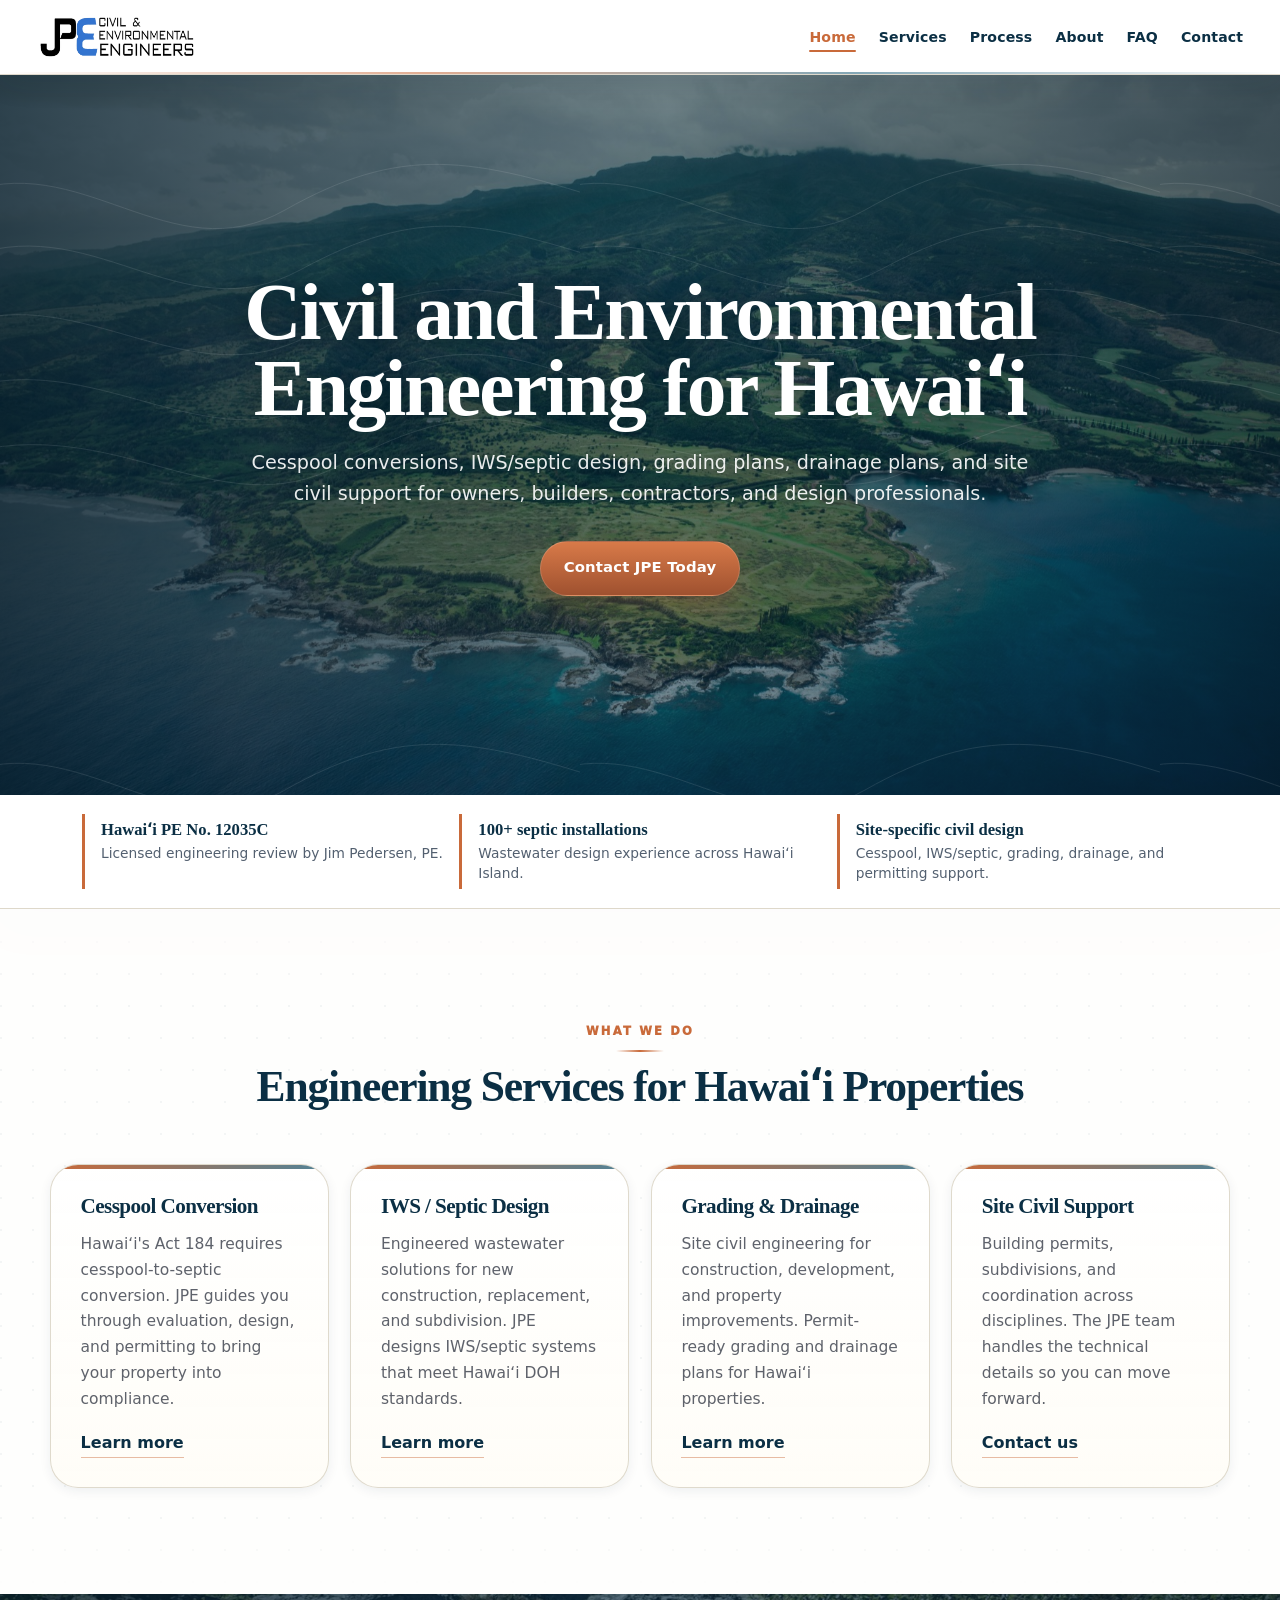
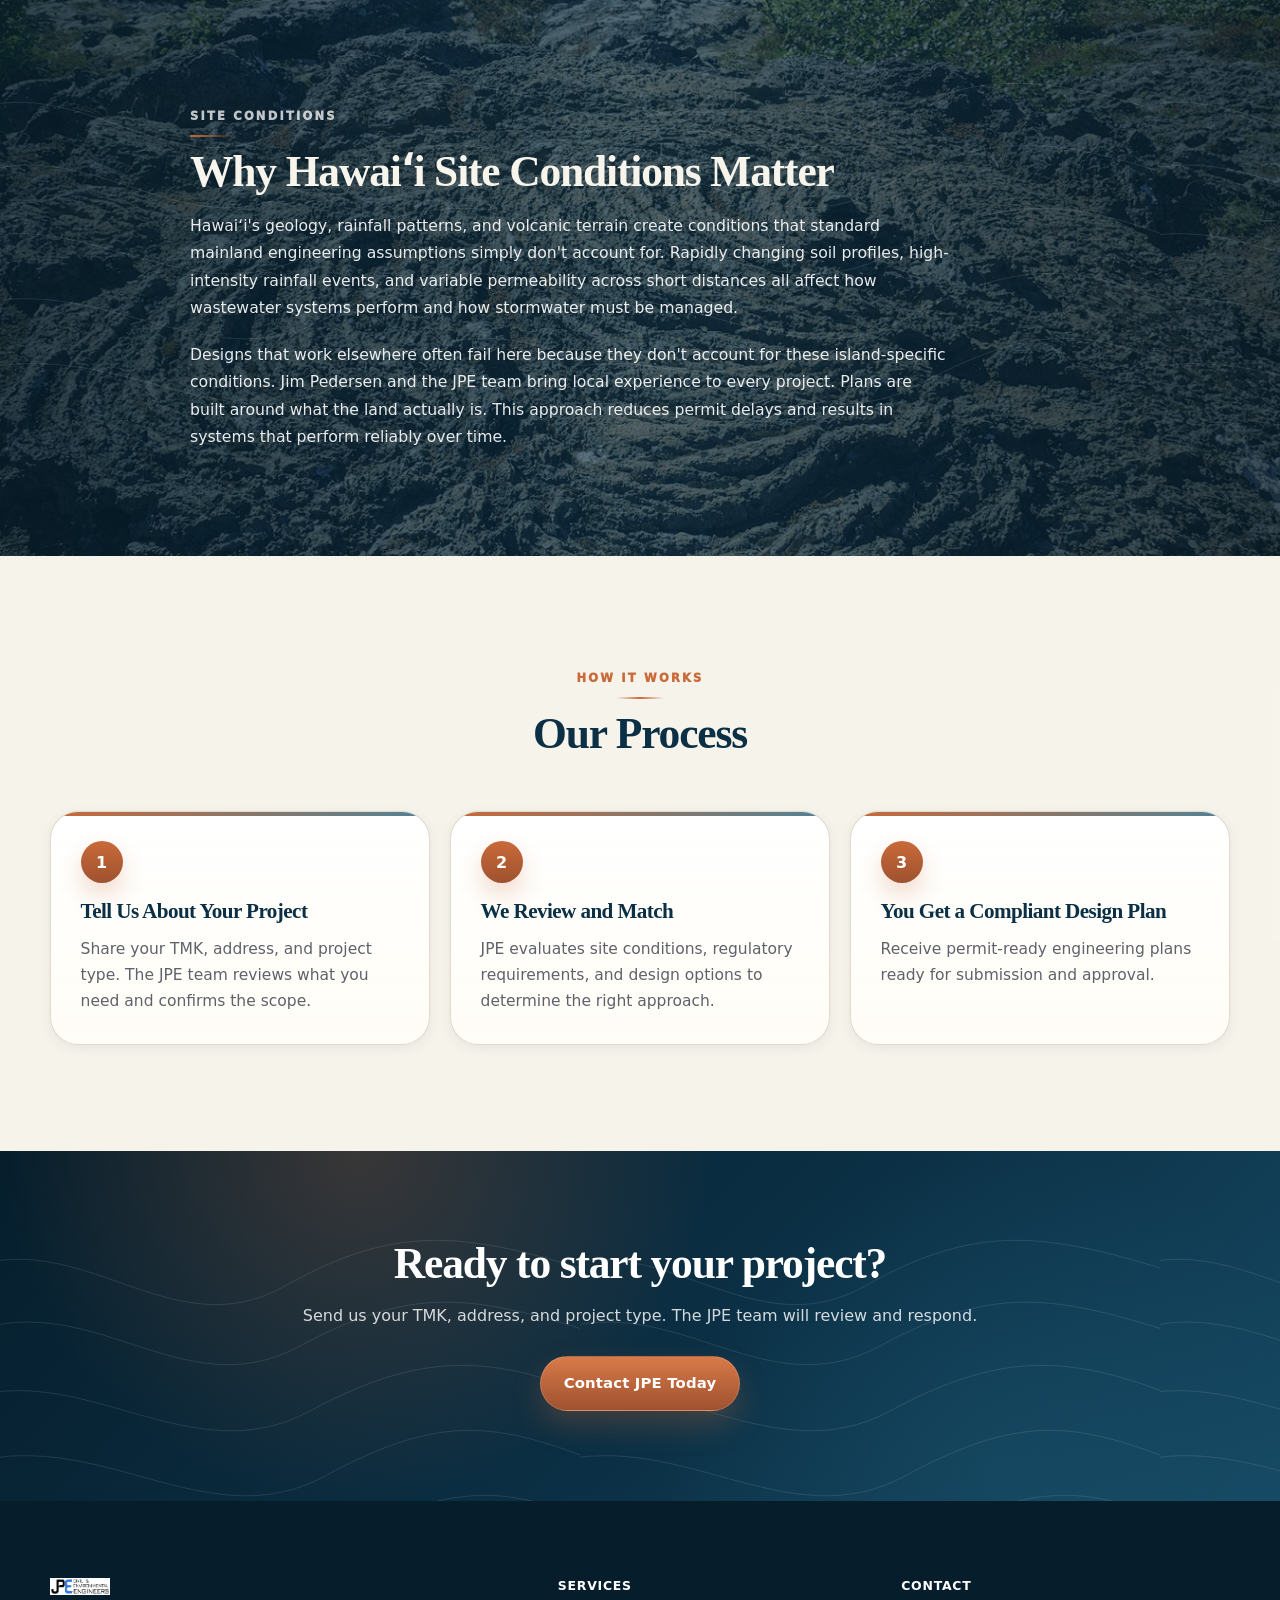
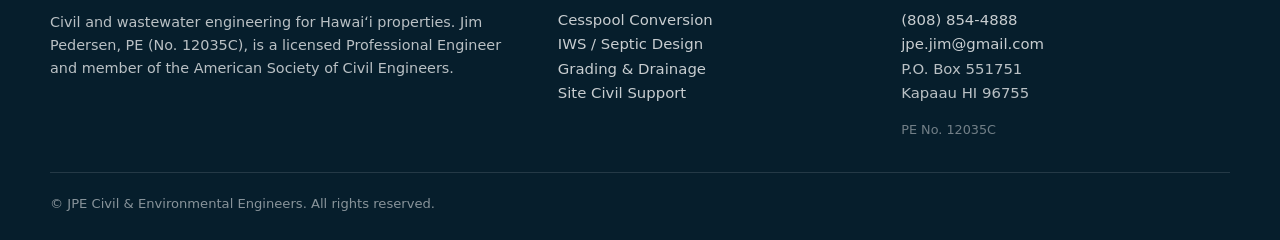
<file: index.html>
<!DOCTYPE html>

<html lang="en">
<head>
<meta charset="utf-8"/>
<meta content="width=device-width, initial-scale=1.0" name="viewport"/>
<title>JPE Civil &amp; Environmental Engineers | Hawaiʻi Civil &amp; Wastewater Engineering</title>
<meta content="JPE Civil &amp; Environmental Engineers provides cesspool conversion, IWS and septic design, grading and drainage plans, and site-civil support for Hawaiʻi properties." name="description"/>
<meta content="index, follow" name="robots"/>
<link as="image" fetchpriority="high" href="assets/img/hero-hawaii-coast-rural-land.jpg" rel="preload"/>
<link href="assets/css/styles.css" rel="stylesheet"/>
<!-- JSON-LD Structured Data -->
<script type="application/ld+json">
{
  "@context": "https://schema.org",
  "@type": "LocalBusiness",
  "name": "JPE Civil & Environmental Engineers",
  "description": "Civil and environmental engineering services on Hawaiʻi properties. Cesspool conversion, IWS/septic system design, grading and drainage plans.",
  "url": "https://hawaiisystemscoord-afk.github.io/jpe-website-preview",
  "telephone": "+1-808-854-4888",
  "email": "jpe.jim@gmail.com",
  "address": {
    "@type": "PostalAddress",
    "streetAddress": "P.O. Box 551751",
    "addressLocality": "Kapaau",
    "addressRegion": "HI",
    "postalCode": "96755"
  },
  "areaServed": {
    "@type": "Place",
    "name": "Hawaiʻi (all islands)"
  },
  "founder": {
    "@type": "Person",
    "name": "Jim Pedersen",
    "jobTitle": "Professional Engineer, PE"
  },
  "license": "PE No. 12035C"
}
</script>
<script type="application/ld+json">
{
  "@context": "https://schema.org",
  "@type": "WebSite",
  "name": "JPE Civil & Environmental Engineers",
  "url": "https://hawaiisystemscoord-afk.github.io/jpe-website-preview",
  "potentialAction": {
    "@type": "SearchAction",
    "target": "https://hawaiisystemscoord-afk.github.io/jpe-website-preview/search?q={search_term_string}",
    "query-input": "required name=search_term_string"
  }
}
</script>
<script type="application/ld+json">
{
  "@context": "https://schema.org",
  "@type": "BreadcrumbList",
  "itemListElement": [{
    "@type": "ListItem",
    "position": 1,
    "name": "Home",
    "item": "https://hawaiisystemscoord-afk.github.io/jpe-website-preview"
  }]
}
</script>
<!-- Favicons -->
<link href="https://hawaiisystemscoord-afk.github.io/jpe-website-preview/" rel="canonical"/><meta content="website" property="og:type"/><meta content="JPE Civil &amp; Environmental Engineers | Hawaiʻi Civil &amp; Wastewater Engineering" property="og:title"/><meta content="JPE Civil &amp; Environmental Engineers provides cesspool conversion, IWS and septic design, grading and drainage plans, and site-civil support for Hawaiʻi properties." property="og:description"/><meta content="https://hawaiisystemscoord-afk.github.io/jpe-website-preview/" property="og:url"/><meta content="JPE Civil &amp; Environmental Engineers" property="og:site_name"/><meta content="https://hawaiisystemscoord-afk.github.io/jpe-website-preview/assets/img/hero-hawaii-coast-rural-land.jpg" property="og:image"/><meta content="summary_large_image" name="twitter:card"/><meta content="JPE Civil &amp; Environmental Engineers | Hawaiʻi Civil &amp; Wastewater Engineering" name="twitter:title"/><meta content="JPE Civil &amp; Environmental Engineers provides cesspool conversion, IWS and septic design, grading and drainage plans, and site-civil support for Hawaiʻi properties." name="twitter:description"/><meta content="https://hawaiisystemscoord-afk.github.io/jpe-website-preview/assets/img/hero-hawaii-coast-rural-land.jpg" name="twitter:image"/><link href="assets/img/favicon.ico" rel="icon" sizes="any"/><link href="assets/img/favicon-16x16.png" rel="icon" sizes="16x16" type="image/png"/><link href="assets/img/favicon-32x32.png" rel="icon" sizes="32x32" type="image/png"/><link href="assets/img/apple-touch-icon.png" rel="apple-touch-icon" sizes="180x180"/><link href="site.webmanifest" rel="manifest"/></head>
<body class="page-index">
<!-- Header -->
<header class="site-header">
<div class="header-inner">
<a aria-label="JPE home" class="site-logo-pill" href="index.html">
<img alt="JPE logo" height="48" src="assets/img/jpe-logo-white-bg.png" width="160"/>
</a>
<nav aria-label="Primary navigation" class="main-nav">
<ul class="nav-list">
<li><a aria-current="page" class="nav-link" href="index.html">Home</a></li>
<li><a class="nav-link" href="index.html#services">Services</a></li>
<li><a class="nav-link" href="process.html">Process</a></li>
<li><a class="nav-link" href="about.html">About</a></li>
<li><a class="nav-link" href="faq.html">FAQ</a></li>
<li><a class="nav-link" href="contact.html">Contact</a></li>
</ul>
</nav>
<button aria-controls="mobile-nav" aria-expanded="false" aria-label="Toggle navigation menu" class="menu-toggle">
<span class="hamburger-line"></span>
<span class="hamburger-line"></span>
<span class="hamburger-line"></span>
</button>
</div>
</header>
<!-- Mobile Nav Overlay -->
<nav aria-label="Mobile navigation" class="mobile-nav" id="mobile-nav">
<ul class="nav-list">
<li><a aria-current="page" class="nav-link" href="index.html">Home</a></li>
<li><a class="nav-link" href="index.html#services">Services</a></li>
<li><a class="nav-link" href="process.html">Process</a></li>
<li><a class="nav-link" href="about.html">About</a></li>
<li><a class="nav-link" href="faq.html">FAQ</a></li>
<li><a class="nav-link" href="contact.html">Contact</a></li>
</ul>
</nav>
<main>
<!-- Hero Section -->
<section class="hero">
<div class="hero-inner">
<div class="hero-text">
<h1>Civil and Environmental Engineering for Hawaiʻi</h1>
<p class="hero-subtitle">Cesspool conversions, IWS/septic design, grading plans, drainage plans, and site civil support for owners, builders, contractors, and design professionals.</p>
<div class="hero-cta-group">
<a class="btn btn-primary" href="contact.html">Contact JPE Today</a>
</div>
</div>
</div>
</section>
<section aria-label="JPE credentials and focus" class="proof-strip">
<div class="proof-strip-inner">
<div class="proof-item"><strong>Hawaiʻi PE No. 12035C</strong><span>Licensed engineering review by Jim Pedersen, PE.</span></div>
<div class="proof-item"><strong>100+ septic installations</strong><span>Wastewater design experience across Hawaiʻi Island.</span></div>
<div class="proof-item"><strong>Site-specific civil design</strong><span>Cesspool, IWS/septic, grading, drainage, and permitting support.</span></div>
</div>
</section>

<!-- Services Overview -->
<section class="section section-white topo-bg" id="services">
<div class="content-block">
<div class="section-header">
<span class="section-label">What We Do</span>
<h2>Engineering Services for Hawaiʻi Properties</h2>
</div>
<div class="services-grid-4">
<article class="service-card">
<div aria-hidden="true" class="service-card-accent"></div>
<div class="service-card-body">
<h3>Cesspool Conversion</h3>
<p>Hawaiʻi's Act 184 requires cesspool-to-septic conversion. JPE guides you through evaluation, design, and permitting to bring your property into compliance.</p>
<a class="card-link" href="cesspool-conversion.html">Learn more</a>
</div>
</article>
<article class="service-card">
<div aria-hidden="true" class="service-card-accent"></div>
<div class="service-card-body">
<h3>IWS / Septic Design</h3>
<p>Engineered wastewater solutions for new construction, replacement, and subdivision. JPE designs IWS/septic systems that meet Hawaiʻi DOH standards.</p>
<a class="card-link" href="iws-septic-design.html">Learn more</a>
</div>
</article>
<article class="service-card">
<div aria-hidden="true" class="service-card-accent"></div>
<div class="service-card-body">
<h3>Grading &amp; Drainage</h3>
<p>Site civil engineering for construction, development, and property improvements. Permit-ready grading and drainage plans for Hawaiʻi properties.</p>
<a class="card-link" href="grading-drainage.html">Learn more</a>
</div>
</article>
<article class="service-card">
<div aria-hidden="true" class="service-card-accent"></div>
<div class="service-card-body">
<h3>Site Civil Support</h3>
<p>Building permits, subdivisions, and coordination across disciplines. The JPE team handles the technical details so you can move forward.</p>
<a class="card-link" href="contact.html">Contact us</a>
</div>
</article>
</div>
</div>
</section>
<!-- Hawaii Site Conditions Section -->
<section class="section section-site-conditions">
<div class="content-block site-conditions-inner">
<span class="section-label" style="color:rgba(255,255,255,0.7);">Site Conditions</span>
<h2 style="color:#f7f4ec;text-align:center;margin-bottom:var(--md);">Why Hawaiʻi Site Conditions Matter</h2>
<p style="color:rgba(255,255,255,0.9);line-height:1.7;text-align:center;max-width:700px;margin-left:auto;margin-right:auto;">Hawaiʻi's geology, rainfall patterns, and volcanic terrain create conditions that standard mainland engineering assumptions simply don't account for. Rapidly changing soil profiles, high-intensity rainfall events, and variable permeability across short distances all affect how wastewater systems perform and how stormwater must be managed.</p>
<p style="color:rgba(255,255,255,0.9);line-height:1.7;text-align:center;max-width:700px;margin-left:auto;margin-right:auto;margin-top:var(--md);">Designs that work elsewhere often fail here because they don't account for these island-specific conditions. Jim Pedersen and the JPE team bring local experience to every project. Plans are built around what the land actually is. This approach reduces permit delays and results in systems that perform reliably over time.</p>
</div>
</section>
<!-- Process Preview -->
<section class="section section-alt">
<div class="content-block">
<div class="section-header">
<span class="section-label">How It Works</span>
<h2>Our Process</h2>
</div>
<div class="process-steps-3">
<div class="process-step">
<div aria-hidden="true" class="step-number">1</div>
<h3>Tell Us About Your Project</h3>
<p>Share your TMK, address, and project type. The JPE team reviews what you need and confirms the scope.</p>
</div>
<div class="process-step">
<div aria-hidden="true" class="step-number">2</div>
<h3>We Review and Match</h3>
<p>JPE evaluates site conditions, regulatory requirements, and design options to determine the right approach.</p>
</div>
<div class="process-step">
<div aria-hidden="true" class="step-number">3</div>
<h3>You Get a Compliant Design Plan</h3>
<p>Receive permit-ready engineering plans ready for submission and approval.</p>
</div>
</div>
</div>
</section>
<!-- Final CTA Band -->
<section class="cta-banner">
<div class="cta-banner-content">
<h2>Ready to start your project?</h2>
<p>Send us your TMK, address, and project type. The JPE team will review and respond.</p>
<a class="btn btn-primary" href="contact.html">Contact JPE Today</a>
</div>
</section>
</main>
<!-- Footer -->
<footer class="site-footer">
<div class="footer-inner">
<div class="footer-col footer-brand-col">
<div class="footer-brand footer-logo-only">
<img alt="" aria-hidden="true" height="12" src="assets/img/jpe-logo-white-bg.png" width="40"/>
</div>
<p style="font-size:0.9rem;line-height:1.6;">Civil and wastewater engineering for Hawaiʻi properties. Jim Pedersen, PE (No. 12035C), is a licensed Professional Engineer and member of the American Society of Civil Engineers.</p>
</div>
<div class="footer-col">
<h4>Services</h4>
<ul>
<li><a href="cesspool-conversion.html">Cesspool Conversion</a></li>
<li><a href="iws-septic-design.html">IWS / Septic Design</a></li>
<li><a href="grading-drainage.html">Grading &amp; Drainage</a></li>
<li><a href="contact.html">Site Civil Support</a></li>
</ul>
</div>
<div class="footer-col">
<h4>Contact</h4>
<ul>
<li><a href="tel:+18088544888">(808) 854-4888</a></li>
<li><a href="mailto:jpe.jim@gmail.com">jpe.jim@gmail.com</a></li>
<li>P.O. Box 551751<br/>Kapaau HI 96755</li>
</ul>
<p style="font-size:0.8rem;opacity:0.6;margin-top:var(--sm);">PE No. 12035C</p>
</div>
</div>
<div class="footer-bottom">
<p>© JPE Civil &amp; Environmental Engineers. All rights reserved.</p>
</div>
</footer>
<script defer="" src="assets/js/main.js"></script>
</body>
</html>
</file>
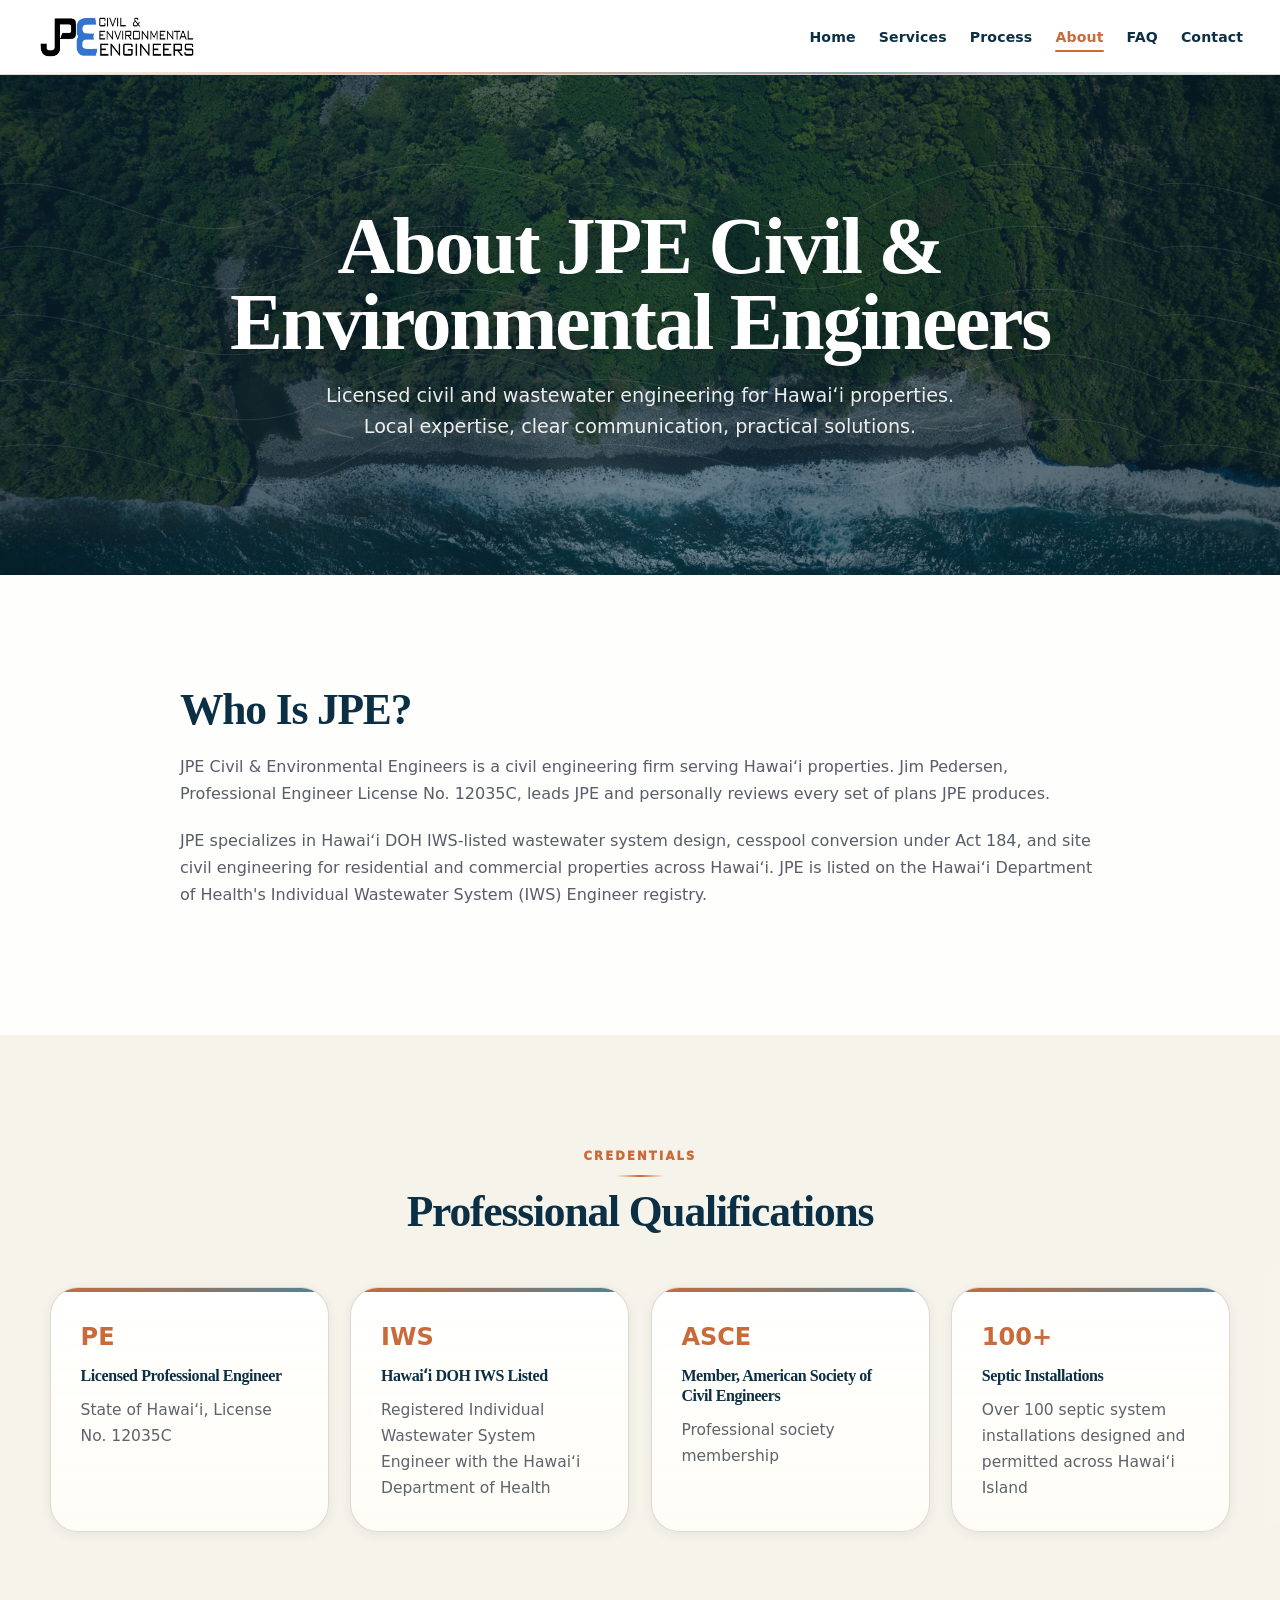
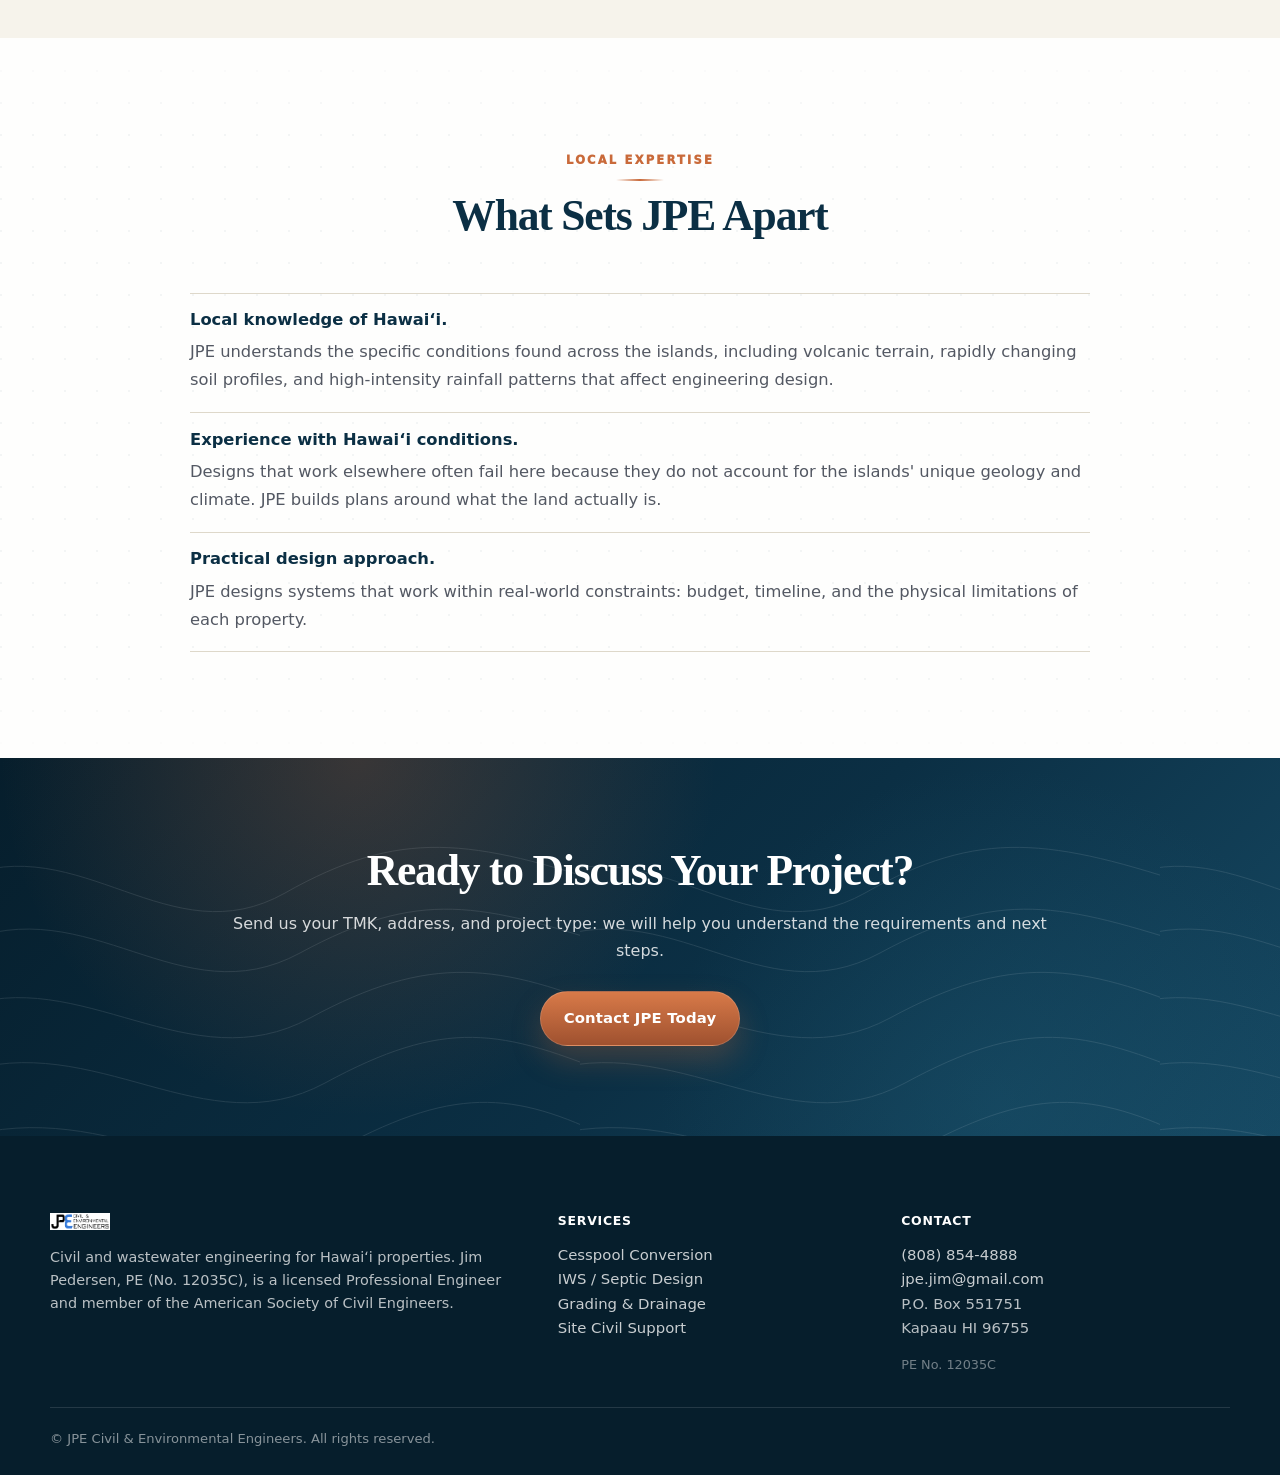
<file: about.html>
<!DOCTYPE html>

<html lang="en">
<head>
<meta charset="utf-8"/>
<meta content="width=device-width, initial-scale=1.0" name="viewport"/>
<title>About JPE Civil &amp; Environmental Engineers</title>
<meta content="About JPE Civil &amp; Environmental Engineers, a Hawaiʻi civil and wastewater engineering firm led by Jim Pedersen, PE." name="description"/>
<meta content="index, follow" name="robots"/>
<link href="assets/css/styles.css" rel="stylesheet"/>
<!-- JSON-LD Structured Data -->
<script type="application/ld+json">
{
  "@context": "https://schema.org",
  "@type": "LocalBusiness",
  "name": "JPE Civil & Environmental Engineers",
  "description": "Civil and wastewater engineering services for Hawaiʻi properties. Cesspool conversion, IWS/septic system design, grading and drainage plans.",
  "url": "https://hawaiisystemscoord-afk.github.io/jpe-website-preview/about.html",
  "telephone": "+1-808-854-4888",
  "email": "jpe.jim@gmail.com",
  "address": {
    "@type": "PostalAddress",
    "postOfficeBoxNumber": "551751",
    "addressLocality": "Kapaau",
    "addressRegion": "HI",
    "postalCode": "96755"
  },
  "areaServed": {
    "@type": "Place",
    "name": "Hawaiʻi"
  },
  "founder": {
    "@type": "Person",
    "name": "Jim Pedersen",
    "jobTitle": "Professional Engineer, PE"
  },
  "license": "PE No. 12035C"
}
</script>
<!-- Favicons -->
<link href="https://hawaiisystemscoord-afk.github.io/jpe-website-preview/about.html" rel="canonical"/><meta content="website" property="og:type"/><meta content="About JPE Civil &amp; Environmental Engineers" property="og:title"/><meta content="About JPE Civil &amp; Environmental Engineers, a Hawaiʻi civil and wastewater engineering firm led by Jim Pedersen, PE." property="og:description"/><meta content="https://hawaiisystemscoord-afk.github.io/jpe-website-preview/about.html" property="og:url"/><meta content="JPE Civil &amp; Environmental Engineers" property="og:site_name"/><meta content="https://hawaiisystemscoord-afk.github.io/jpe-website-preview/assets/img/hero-hawaii-coast-rural-land.jpg" property="og:image"/><meta content="summary_large_image" name="twitter:card"/><meta content="About JPE Civil &amp; Environmental Engineers" name="twitter:title"/><meta content="About JPE Civil &amp; Environmental Engineers, a Hawaiʻi civil and wastewater engineering firm led by Jim Pedersen, PE." name="twitter:description"/><meta content="https://hawaiisystemscoord-afk.github.io/jpe-website-preview/assets/img/hero-hawaii-coast-rural-land.jpg" name="twitter:image"/><link href="assets/img/favicon.ico" rel="icon" sizes="any"/><link href="assets/img/favicon-16x16.png" rel="icon" sizes="16x16" type="image/png"/><link href="assets/img/favicon-32x32.png" rel="icon" sizes="32x32" type="image/png"/><link href="assets/img/apple-touch-icon.png" rel="apple-touch-icon" sizes="180x180"/><link href="site.webmanifest" rel="manifest"/></head>
<body class="page-about">
<!-- Header -->
<header class="site-header">
<div class="header-inner">
<a aria-label="JPE home" class="site-logo-pill" href="index.html">
<img alt="JPE logo" height="48" src="assets/img/jpe-logo-white-bg.png" width="160"/>
</a>
<nav aria-label="Primary navigation" class="main-nav">
<ul class="nav-list">
<li><a class="nav-link" href="index.html">Home</a></li>
<li><a class="nav-link" href="index.html#services">Services</a></li>
<li><a class="nav-link" href="process.html">Process</a></li>
<li><a aria-current="page" class="nav-link" href="about.html">About</a></li>
<li><a class="nav-link" href="faq.html">FAQ</a></li>
<li><a class="nav-link" href="contact.html">Contact</a></li>
</ul>
</nav>
<button aria-controls="mobile-nav" aria-expanded="false" aria-label="Toggle navigation menu" class="menu-toggle">
<span class="hamburger-line"></span>
<span class="hamburger-line"></span>
<span class="hamburger-line"></span>
</button>
</div>
</header>
<!-- Mobile Nav Overlay -->
<nav aria-label="Mobile navigation" class="mobile-nav" id="mobile-nav">
<ul class="nav-list">
<li><a class="nav-link" href="index.html">Home</a></li>
<li><a class="nav-link" href="index.html#services">Services</a></li>
<li><a class="nav-link" href="process.html">Process</a></li>
<li><a aria-current="page" class="nav-link" href="about.html">About</a></li>
<li><a class="nav-link" href="faq.html">FAQ</a></li>
<li><a class="nav-link" href="contact.html">Contact</a></li>
</ul>
</nav>
<main>
<!-- Page Header -->
<section class="page-header-overlay page-header-overlay--strong" style="background-image: url('assets/img/about-hawaii-land-water-context.jpg');">
<div class="page-header-content">
<h1>About JPE Civil &amp; Environmental Engineers</h1>
<p style="color:rgba(255,255,255,0.85);font-size:clamp(1rem,2.5vw,1.15rem);max-width:640px;margin:var(--sm) auto 0;line-height:1.5;">Licensed civil and wastewater engineering for Hawaiʻi properties. Local expertise, clear communication, practical solutions.</p>
</div>
</section>
<!-- Intro Section -->
<section class="section section-white">
<div class="content-block">
<div class="service-hero-layout">
<div>
<h2 style="margin-bottom:var(--md);">Who Is JPE?</h2>
<p style="color:rgba(17,24,39,0.7);font-size:1rem;line-height:1.7;margin-bottom:var(--md);">JPE Civil &amp; Environmental Engineers is a civil engineering firm serving Hawaiʻi properties. Jim Pedersen, Professional Engineer License No. 12035C, leads JPE and personally reviews every set of plans JPE produces.</p>
<p style="color:rgba(17,24,39,0.7);font-size:1rem;line-height:1.7;margin-bottom:var(--md);">JPE specializes in Hawaiʻi DOH IWS-listed wastewater system design, cesspool conversion under Act 184, and site civil engineering for residential and commercial properties across Hawaiʻi. JPE is listed on the Hawaiʻi Department of Health's Individual Wastewater System (IWS) Engineer registry.</p>
</div>
</div>
</div>
</section>
<!-- Qualifications -->
<section class="section section-alt">
<div class="content-block">
<div style="text-align:center;margin-bottom:var(--xl);">
<span class="section-label">Credentials</span>
<h2>Professional Qualifications</h2>
</div>
<div class="credential-grid">
<div class="credential-card">
<div style="font-size:1.5rem;font-weight:700;color:var(--action-orange);margin-bottom:var(--xs);">PE</div>
<h4>Licensed Professional Engineer</h4>
<p>State of Hawaiʻi, License No. 12035C</p>
</div>
<div class="credential-card">
<div style="font-size:1.5rem;font-weight:700;color:var(--action-orange);margin-bottom:var(--xs);">IWS</div>
<h4>Hawaiʻi DOH IWS Listed</h4>
<p>Registered Individual Wastewater System Engineer with the Hawaiʻi Department of Health</p>
</div>
<div class="credential-card">
<div style="font-size:1.5rem;font-weight:700;color:var(--action-orange);margin-bottom:var(--xs);">ASCE</div>
<h4>Member, American Society of Civil Engineers</h4>
<p>Professional society membership</p>
</div>
<div class="credential-card">
<div style="font-size:1.5rem;font-weight:700;color:var(--action-orange);margin-bottom:var(--xs);">100+</div>
<h4>Septic Installations</h4>
<p>Over 100 septic system installations designed and permitted across Hawaiʻi Island</p>
</div>
</div>
</div>
</section>
<!-- What Sets the Firm Apart -->
<section class="section section-white topo-bg">
<div class="content-block">
<div class="section-header">
<span class="section-label">Local Expertise</span>
<h2>What Sets JPE Apart</h2>
</div>
<div class="service-hero-layout">
<ul class="feature-list">
<li><strong>Local knowledge of Hawaiʻi.</strong><span>JPE understands the specific conditions found across the islands, including volcanic terrain, rapidly changing soil profiles, and high-intensity rainfall patterns that affect engineering design.</span></li>
<li><strong>Experience with Hawaiʻi conditions.</strong><span>Designs that work elsewhere often fail here because they do not account for the islands' unique geology and climate. JPE builds plans around what the land actually is.</span></li>
<li><strong>Practical design approach.</strong><span>JPE designs systems that work within real-world constraints: budget, timeline, and the physical limitations of each property.</span></li>
</ul>
</div>
</div>
</section>
<!-- CTA Banner -->
<section class="cta-banner">
<div class="cta-banner-content">
<h2>Ready to Discuss Your Project?</h2>
<p>Send us your TMK, address, and project type: we will help you understand the requirements and next steps.</p>
<a class="btn btn-primary" href="contact.html">Contact JPE Today</a>
</div>
</section>
</main>
<!-- Footer -->
<footer class="site-footer">
<div class="footer-inner">
<div class="footer-col footer-brand-col">
<div class="footer-brand footer-logo-only">
<img alt="" aria-hidden="true" height="12" src="assets/img/jpe-logo-white-bg.png" width="40"/>
</div>
<p style="font-size:0.9rem;line-height:1.6;">Civil and wastewater engineering for Hawaiʻi properties. Jim Pedersen, PE (No. 12035C), is a licensed Professional Engineer and member of the American Society of Civil Engineers.</p>
</div>
<div class="footer-col">
<h4>Services</h4>
<ul>
<li><a href="cesspool-conversion.html">Cesspool Conversion</a></li>
<li><a href="iws-septic-design.html">IWS / Septic Design</a></li>
<li><a href="grading-drainage.html">Grading &amp; Drainage</a></li>
<li><a href="contact.html">Site Civil Support</a></li>
</ul>
</div>
<div class="footer-col">
<h4>Contact</h4>
<ul>
<li><a href="tel:+18088544888">(808) 854-4888</a></li>
<li><a href="mailto:jpe.jim@gmail.com">jpe.jim@gmail.com</a></li>
<li>P.O. Box 551751<br/>Kapaau HI 96755</li>
</ul>
<p style="font-size:0.8rem;opacity:0.6;margin-top:var(--sm);">PE No. 12035C</p>
</div>
</div>
<div class="footer-bottom">
<p>© JPE Civil &amp; Environmental Engineers. All rights reserved.</p>
</div>
</footer>
<script defer="" src="assets/js/main.js"></script>
</body>
</html>
</file>
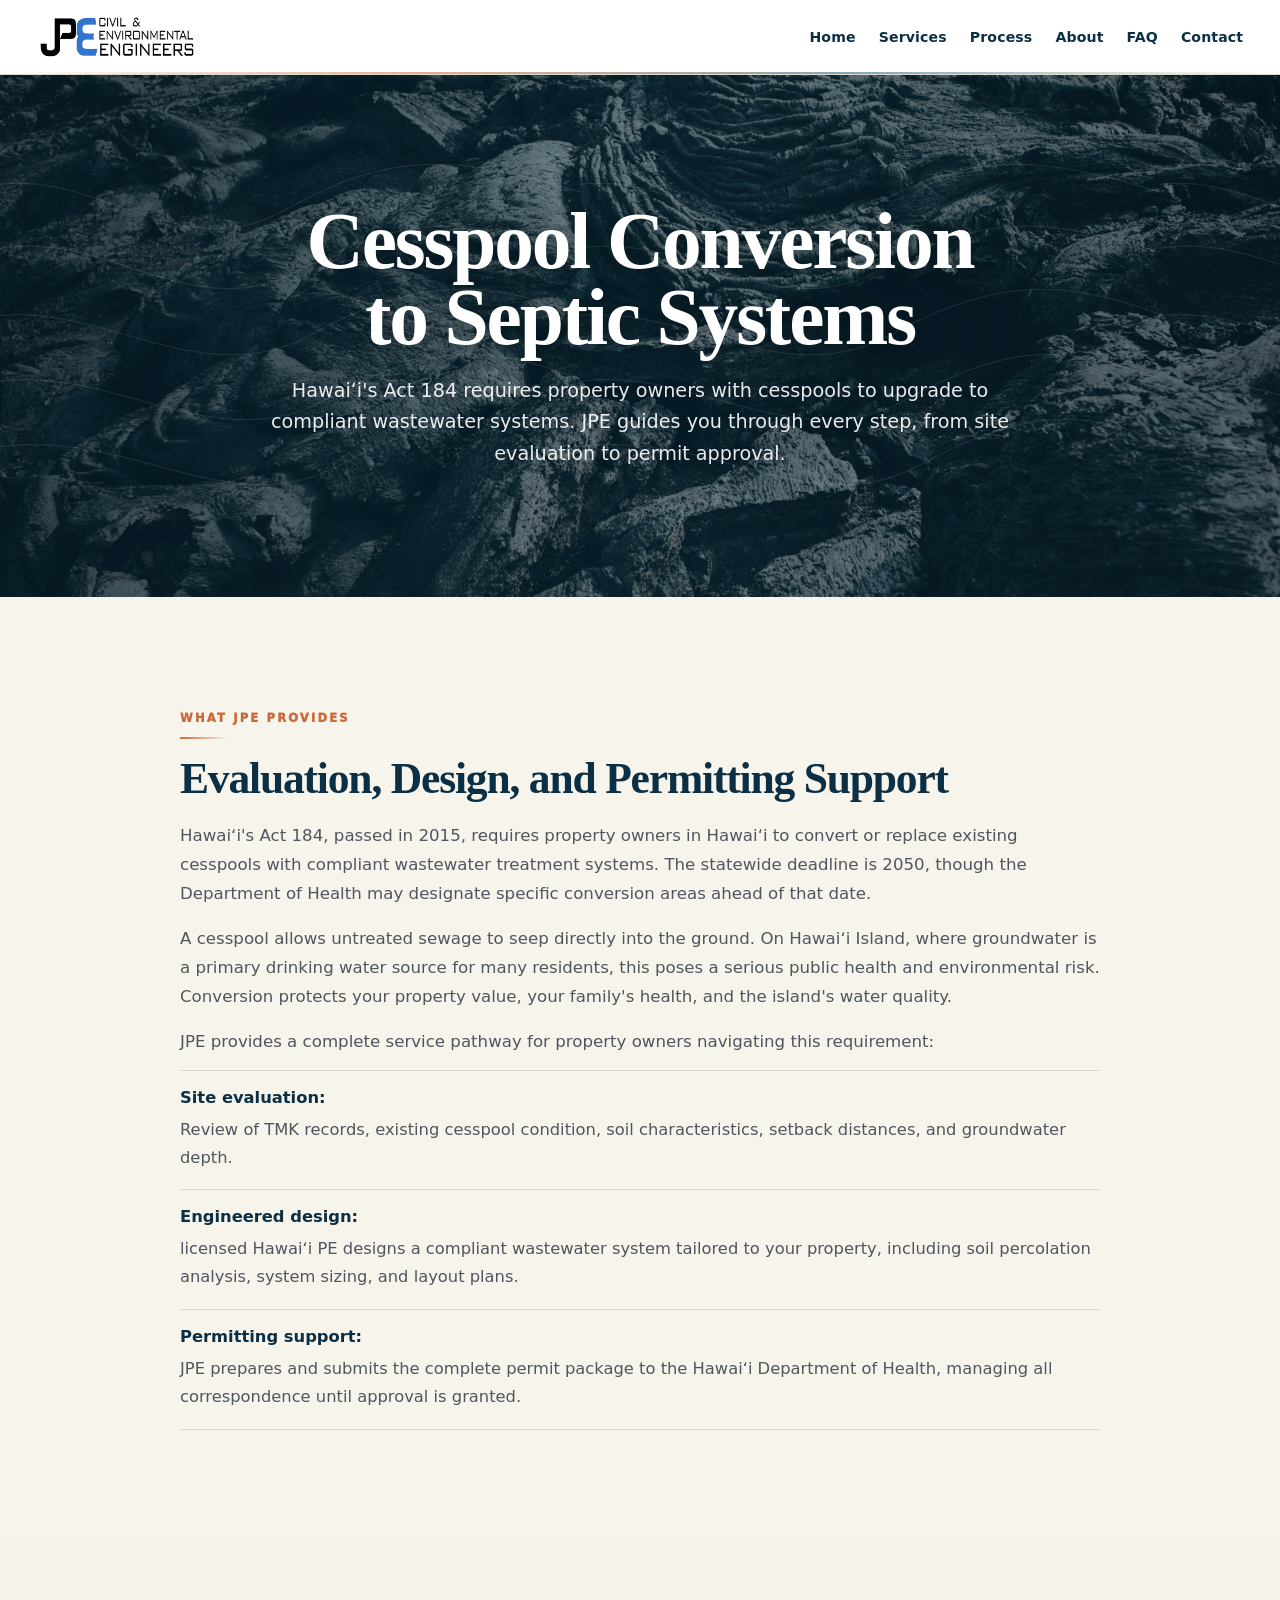
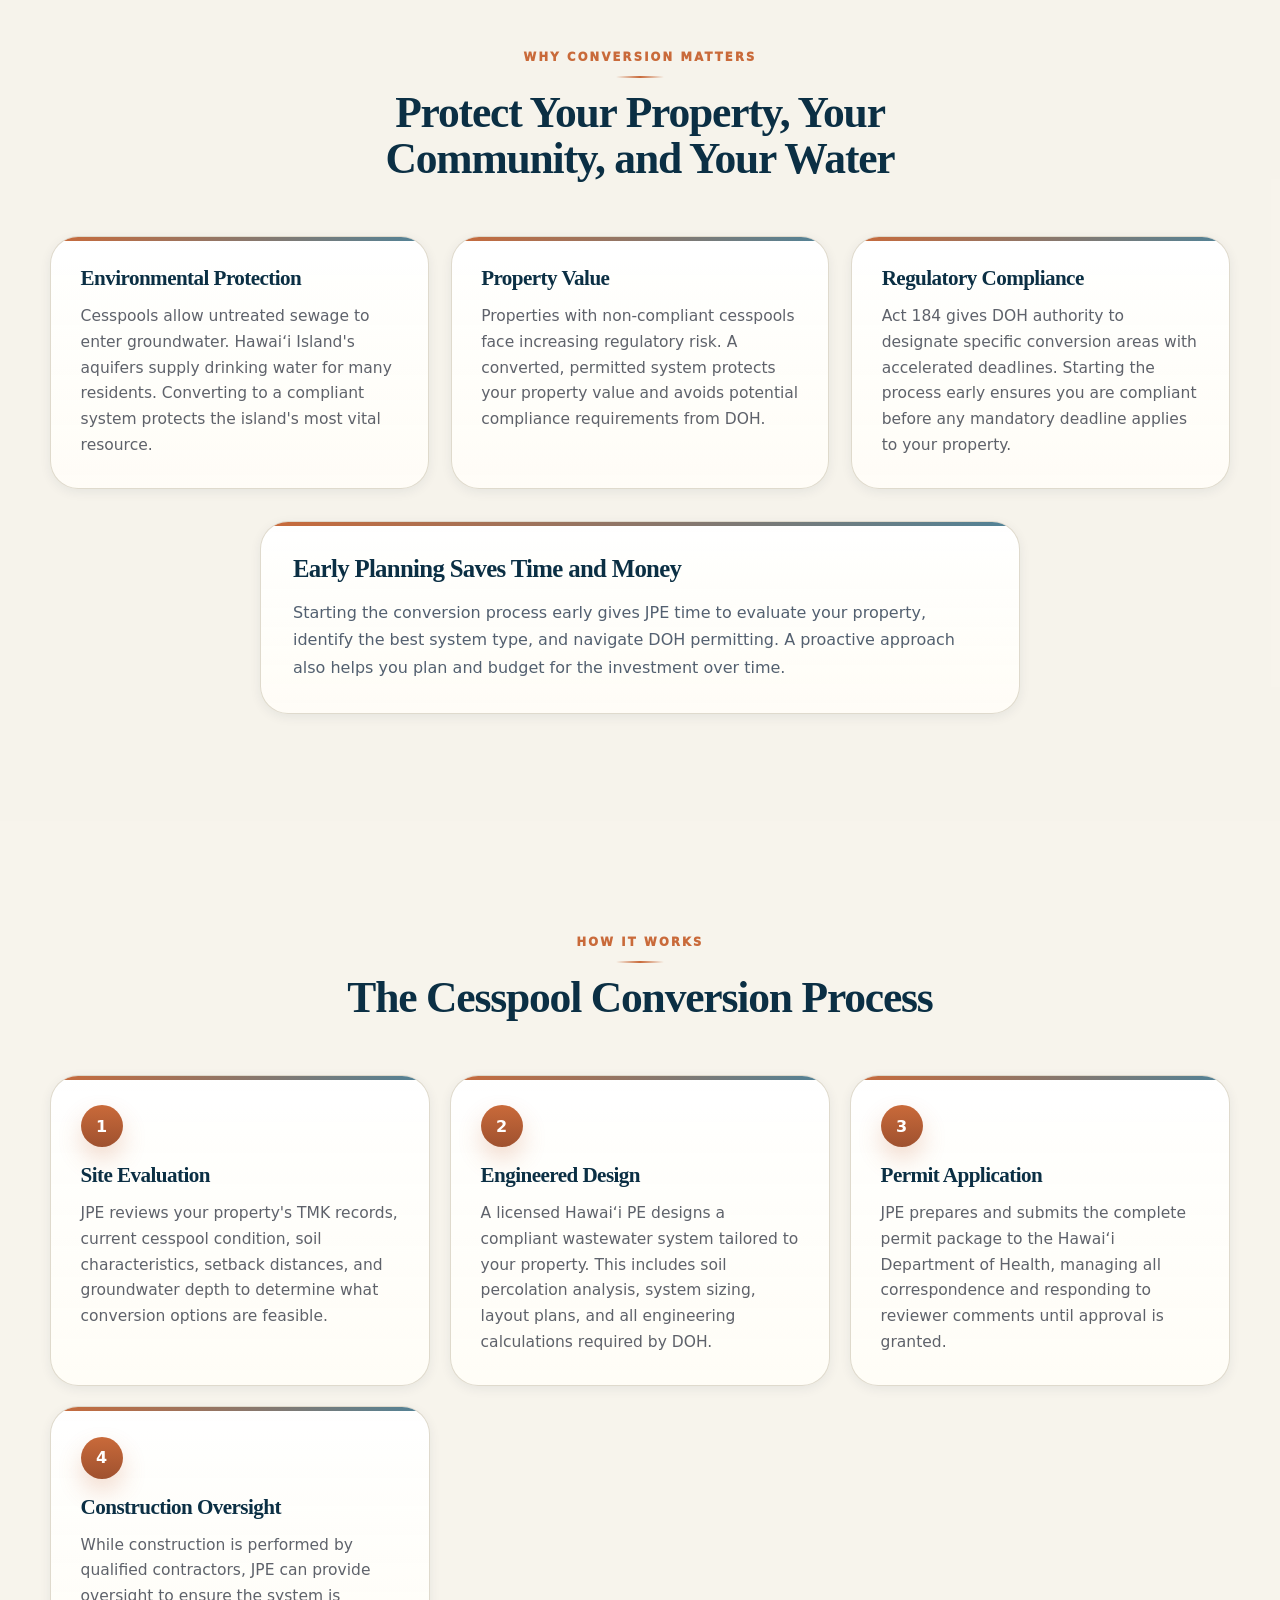
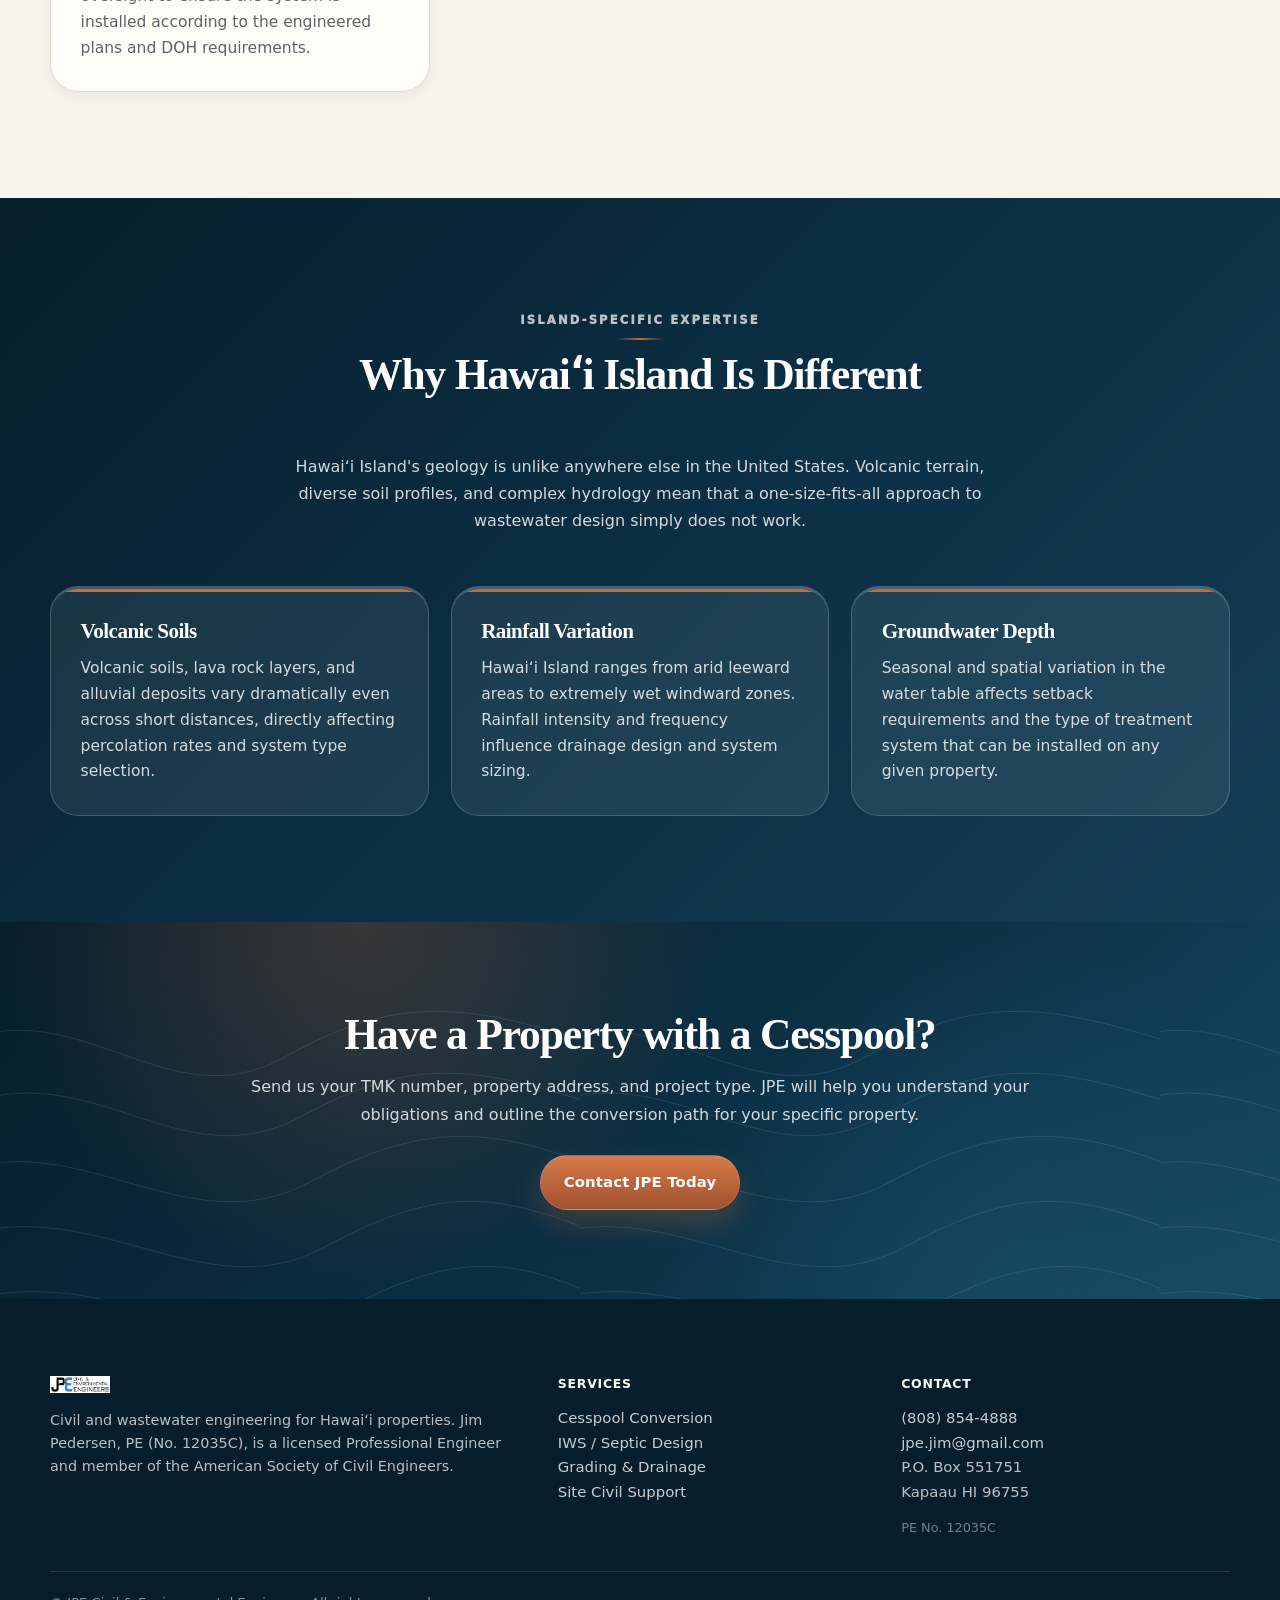
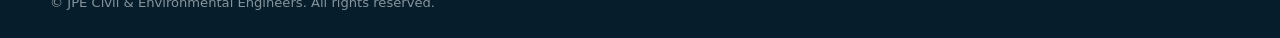
<file: cesspool-conversion.html>
<!DOCTYPE html>

<html lang="en">
<head>
<meta charset="utf-8"/>
<meta content="width=device-width, initial-scale=1.0" name="viewport"/>
<title>Cesspool Conversion | JPE Civil &amp; Environmental Engineers</title>
<meta content="Cesspool conversion engineering and permitting support for Hawaiʻi properties. JPE prepares compliant wastewater system designs for Act 184 conversion needs." name="description"/>
<meta content="index, follow" name="robots"/>
<link href="assets/css/styles.css" rel="stylesheet"/>
<script type="application/ld+json">
{
  "@context": "https://schema.org",
  "@type": "Service",
  "serviceType": "Cesspool Conversion to Septic Systems",
  "provider": {
    "@type": "LocalBusiness",
    "name": "JPE Civil & Environmental Engineers",
    "telephone": "+1-808-854-4888",
    "email": "jpe.jim@gmail.com",
    "address": {
      "@type": "PostalAddress",
      "postOfficeBoxNumber": "551751",
      "addressLocality": "Kapaau",
      "addressRegion": "HI",
      "postalCode": "96755"
    }
  },
  "areaServed": {
    "@type": "Place",
    "name": "Hawaiʻi Island (Big Island)"
  },
  "description": "Professional cesspool-to-septic conversion engineering for Hawaiʻi Island. Licensed PE prepares designs meeting DOH IWS standards, manages permitting, and guides property owners through Act 184 compliance.",
  "offers": {
    "@type": "Offer",
    "availability": "https://schema.org/InStock",
    "url": "contact.html"
  }
}
</script>
<!-- Favicons -->
<link href="https://hawaiisystemscoord-afk.github.io/jpe-website-preview/cesspool-conversion.html" rel="canonical"/><meta content="website" property="og:type"/><meta content="Cesspool Conversion | JPE Civil &amp; Environmental Engineers" property="og:title"/><meta content="Cesspool conversion engineering and permitting support for Hawaiʻi properties. JPE prepares compliant wastewater system designs for Act 184 conversion needs." property="og:description"/><meta content="https://hawaiisystemscoord-afk.github.io/jpe-website-preview/cesspool-conversion.html" property="og:url"/><meta content="JPE Civil &amp; Environmental Engineers" property="og:site_name"/><meta content="https://hawaiisystemscoord-afk.github.io/jpe-website-preview/assets/img/hero-hawaii-coast-rural-land.jpg" property="og:image"/><meta content="summary_large_image" name="twitter:card"/><meta content="Cesspool Conversion | JPE Civil &amp; Environmental Engineers" name="twitter:title"/><meta content="Cesspool conversion engineering and permitting support for Hawaiʻi properties. JPE prepares compliant wastewater system designs for Act 184 conversion needs." name="twitter:description"/><meta content="https://hawaiisystemscoord-afk.github.io/jpe-website-preview/assets/img/hero-hawaii-coast-rural-land.jpg" name="twitter:image"/><link href="assets/img/favicon.ico" rel="icon" sizes="any"/><link href="assets/img/favicon-16x16.png" rel="icon" sizes="16x16" type="image/png"/><link href="assets/img/favicon-32x32.png" rel="icon" sizes="32x32" type="image/png"/><link href="assets/img/apple-touch-icon.png" rel="apple-touch-icon" sizes="180x180"/><link href="site.webmanifest" rel="manifest"/></head>
<body class="page-cesspool-conversion">
<!-- Header -->
<header class="site-header">
<div class="header-inner">
<a aria-label="JPE home" class="site-logo-pill" href="index.html">
<img alt="JPE logo" height="48" src="assets/img/jpe-logo-white-bg.png" width="160"/>
</a>
<nav aria-label="Primary navigation" class="main-nav">
<ul class="nav-list">
<li><a class="nav-link" href="index.html">Home</a></li>
<li><a class="nav-link" href="index.html#services">Services</a></li>
<li><a class="nav-link" href="process.html">Process</a></li>
<li><a class="nav-link" href="about.html">About</a></li>
<li><a class="nav-link" href="faq.html">FAQ</a></li>
<li><a class="nav-link" href="contact.html">Contact</a></li>
</ul>
</nav>
<button aria-controls="mobile-nav" aria-expanded="false" aria-label="Toggle navigation menu" class="menu-toggle">
<span class="hamburger-line"></span>
<span class="hamburger-line"></span>
<span class="hamburger-line"></span>
</button>
</div>
</header>
<!-- Mobile Nav Overlay -->
<nav aria-label="Mobile navigation" class="mobile-nav" id="mobile-nav">
<ul class="nav-list">
<li><a class="nav-link" href="index.html">Home</a></li>
<li><a class="nav-link" href="index.html#services">Services</a></li>
<li><a class="nav-link" href="process.html">Process</a></li>
<li><a class="nav-link" href="about.html">About</a></li>
<li><a class="nav-link" href="faq.html">FAQ</a></li>
<li><a class="nav-link" href="contact.html">Contact</a></li>
</ul>
</nav>
<main>
<!-- Page Header -->
<section class="page-header-overlay page-header-overlay--strong" style="background-image: url('assets/img/black-lava-site-conditions.jpg');">
<div class="page-header-content">
<h1>Cesspool Conversion to Septic Systems</h1>
<p>Hawaiʻi's Act 184 requires property owners with cesspools to upgrade to compliant wastewater systems. JPE guides you through every step, from site evaluation to permit approval.</p>
</div>
</section>
<!-- Intro: What JPE Provides -->
<section class="section">
<div class="content-block">
<div class="service-hero-layout">
<div>
<span class="section-label">What JPE Provides</span>
<h2 style="margin-top:var(--sm);">Evaluation, Design, and Permitting Support</h2>
<p>Hawaiʻi's Act 184, passed in 2015, requires property owners in Hawaiʻi to convert or replace existing cesspools with compliant wastewater treatment systems. The statewide deadline is 2050, though the Department of Health may designate specific conversion areas ahead of that date.</p>
<p>A cesspool allows untreated sewage to seep directly into the ground. On Hawaiʻi Island, where groundwater is a primary drinking water source for many residents, this poses a serious public health and environmental risk. Conversion protects your property value, your family's health, and the island's water quality.</p>
<p>JPE provides a complete service pathway for property owners navigating this requirement:</p>
<ul class="feature-list" style="margin-top:var(--sm);">
<li><strong>Site evaluation:</strong> Review of TMK records, existing cesspool condition, soil characteristics, setback distances, and groundwater depth.</li>
<li><strong>Engineered design:</strong> licensed Hawaiʻi PE designs a compliant wastewater system tailored to your property, including soil percolation analysis, system sizing, and layout plans.</li>
<li><strong>Permitting support:</strong> JPE prepares and submits the complete permit package to the Hawaiʻi Department of Health, managing all correspondence until approval is granted.</li>
</ul>
</div>
</div>
</div>
</section>
<!-- Why It Matters -->
<section class="section section-alt">
<div class="content-block">
<div class="section-header">
<span class="section-label">Why Conversion Matters</span>
<h2>Protect Your Property, Your Community, and Your Water</h2>
</div>
<div class="services-grid">
<article class="service-card">
<div class="service-card-body">
<h3>Environmental Protection</h3>
<p>Cesspools allow untreated sewage to enter groundwater. Hawaiʻi Island's aquifers supply drinking water for many residents. Converting to a compliant system protects the island's most vital resource.</p>
</div>
</article>
<article class="service-card">
<div class="service-card-body">
<h3>Property Value</h3>
<p>Properties with non-compliant cesspools face increasing regulatory risk. A converted, permitted system protects your property value and avoids potential compliance requirements from DOH.</p>
</div>
</article>
<article class="service-card">
<div class="service-card-body">
<h3>Regulatory Compliance</h3>
<p>Act 184 gives DOH authority to designate specific conversion areas with accelerated deadlines. Starting the process early ensures you are compliant before any mandatory deadline applies to your property.</p>
</div>
</article>
</div>
<div class="info-box" style="margin-top:var(--lg);max-width:760px;margin-left:auto;margin-right:auto;">
<h4>Early Planning Saves Time and Money</h4>
<p>Starting the conversion process early gives JPE time to evaluate your property, identify the best system type, and navigate DOH permitting. A proactive approach also helps you plan and budget for the investment over time.</p>
</div>
</div>
</section>
<!-- Process Overview -->
<section class="section">
<div class="content-block">
<div class="section-header">
<span class="section-label">How It Works</span>
<h2>The Cesspool Conversion Process</h2>
</div>
<div class="process-steps-3">
<div class="process-step">
<div aria-hidden="true" class="step-number">1</div>
<h3>Site Evaluation</h3>
<p>JPE reviews your property's TMK records, current cesspool condition, soil characteristics, setback distances, and groundwater depth to determine what conversion options are feasible.</p>
</div>
<div class="process-step">
<div aria-hidden="true" class="step-number">2</div>
<h3>Engineered Design</h3>
<p>A licensed Hawaiʻi PE designs a compliant wastewater system tailored to your property. This includes soil percolation analysis, system sizing, layout plans, and all engineering calculations required by DOH.</p>
</div>
<div class="process-step">
<div aria-hidden="true" class="step-number">3</div>
<h3>Permit Application</h3>
<p>JPE prepares and submits the complete permit package to the Hawaiʻi Department of Health, managing all correspondence and responding to reviewer comments until approval is granted.</p>
</div>
<div class="process-step">
<div aria-hidden="true" class="step-number">4</div>
<h3>Construction Oversight</h3>
<p>While construction is performed by qualified contractors, JPE can provide oversight to ensure the system is installed according to the engineered plans and DOH requirements.</p>
</div>
</div>
</div>
</section>
<!-- Hawaii-Specific Conditions -->
<section class="section section-dark">
<div class="content-block">
<div class="section-header">
<span class="section-label" style="color:rgba(255,255,255,0.7);">Island-Specific Expertise</span>
<h2 style="color:var(--white);">Why Hawaiʻi Island Is Different</h2>
</div>
<p style="text-align:center;max-width:700px;margin:0 auto var(--xl);color:rgba(255,255,255,0.85);line-height:1.7;">Hawaiʻi Island's geology is unlike anywhere else in the United States. Volcanic terrain, diverse soil profiles, and complex hydrology mean that a one-size-fits-all approach to wastewater design simply does not work.</p>
<div class="services-grid" style="grid-template-columns:repeat(auto-fit,minmax(240px,1fr));">
<article class="service-card" style="border-top:3px solid var(--action-orange);">
<div class="service-card-body">
<h3>Volcanic Soils</h3>
<p>Volcanic soils, lava rock layers, and alluvial deposits vary dramatically even across short distances, directly affecting percolation rates and system type selection.</p>
</div>
</article>
<article class="service-card" style="border-top:3px solid var(--action-orange);">
<div class="service-card-body">
<h3>Rainfall Variation</h3>
<p>Hawaiʻi Island ranges from arid leeward areas to extremely wet windward zones. Rainfall intensity and frequency influence drainage design and system sizing.</p>
</div>
</article>
<article class="service-card" style="border-top:3px solid var(--action-orange);">
<div class="service-card-body">
<h3>Groundwater Depth</h3>
<p>Seasonal and spatial variation in the water table affects setback requirements and the type of treatment system that can be installed on any given property.</p>
</div>
</article>
</div>
</div>
</section>
<!-- CTA -->
<section class="cta-banner">
<div class="cta-banner-content">
<h2>Have a Property with a Cesspool?</h2>
<p>Send us your TMK number, property address, and project type. JPE will help you understand your obligations and outline the conversion path for your specific property.</p>
<a class="btn btn-primary" href="contact.html">Contact JPE Today</a>
</div>
</section>
</main>
<!-- Footer -->
<footer class="site-footer">
<div class="footer-inner">
<div class="footer-col footer-brand-col">
<div class="footer-brand footer-logo-only">
<img alt="" aria-hidden="true" height="12" src="assets/img/jpe-logo-white-bg.png" width="40"/>
</div>
<p style="font-size:0.9rem;line-height:1.6;">Civil and wastewater engineering for Hawaiʻi properties. Jim Pedersen, PE (No. 12035C), is a licensed Professional Engineer and member of the American Society of Civil Engineers.</p>
</div>
<div class="footer-col">
<h4>Services</h4>
<ul>
<li><a href="cesspool-conversion.html">Cesspool Conversion</a></li>
<li><a href="iws-septic-design.html">IWS / Septic Design</a></li>
<li><a href="grading-drainage.html">Grading &amp; Drainage</a></li>
<li><a href="contact.html">Site Civil Support</a></li>
</ul>
</div>
<div class="footer-col">
<h4>Contact</h4>
<ul>
<li><a href="tel:+18088544888">(808) 854-4888</a></li>
<li><a href="mailto:jpe.jim@gmail.com">jpe.jim@gmail.com</a></li>
<li>P.O. Box 551751<br/>Kapaau HI 96755</li>
</ul>
<p style="font-size:0.8rem;opacity:0.6;margin-top:var(--sm);">PE No. 12035C</p>
</div>
</div>
<div class="footer-bottom">
<p>© JPE Civil &amp; Environmental Engineers. All rights reserved.</p>
</div>
</footer>
<script defer="" src="assets/js/main.js"></script>
</body>
</html>
</file>
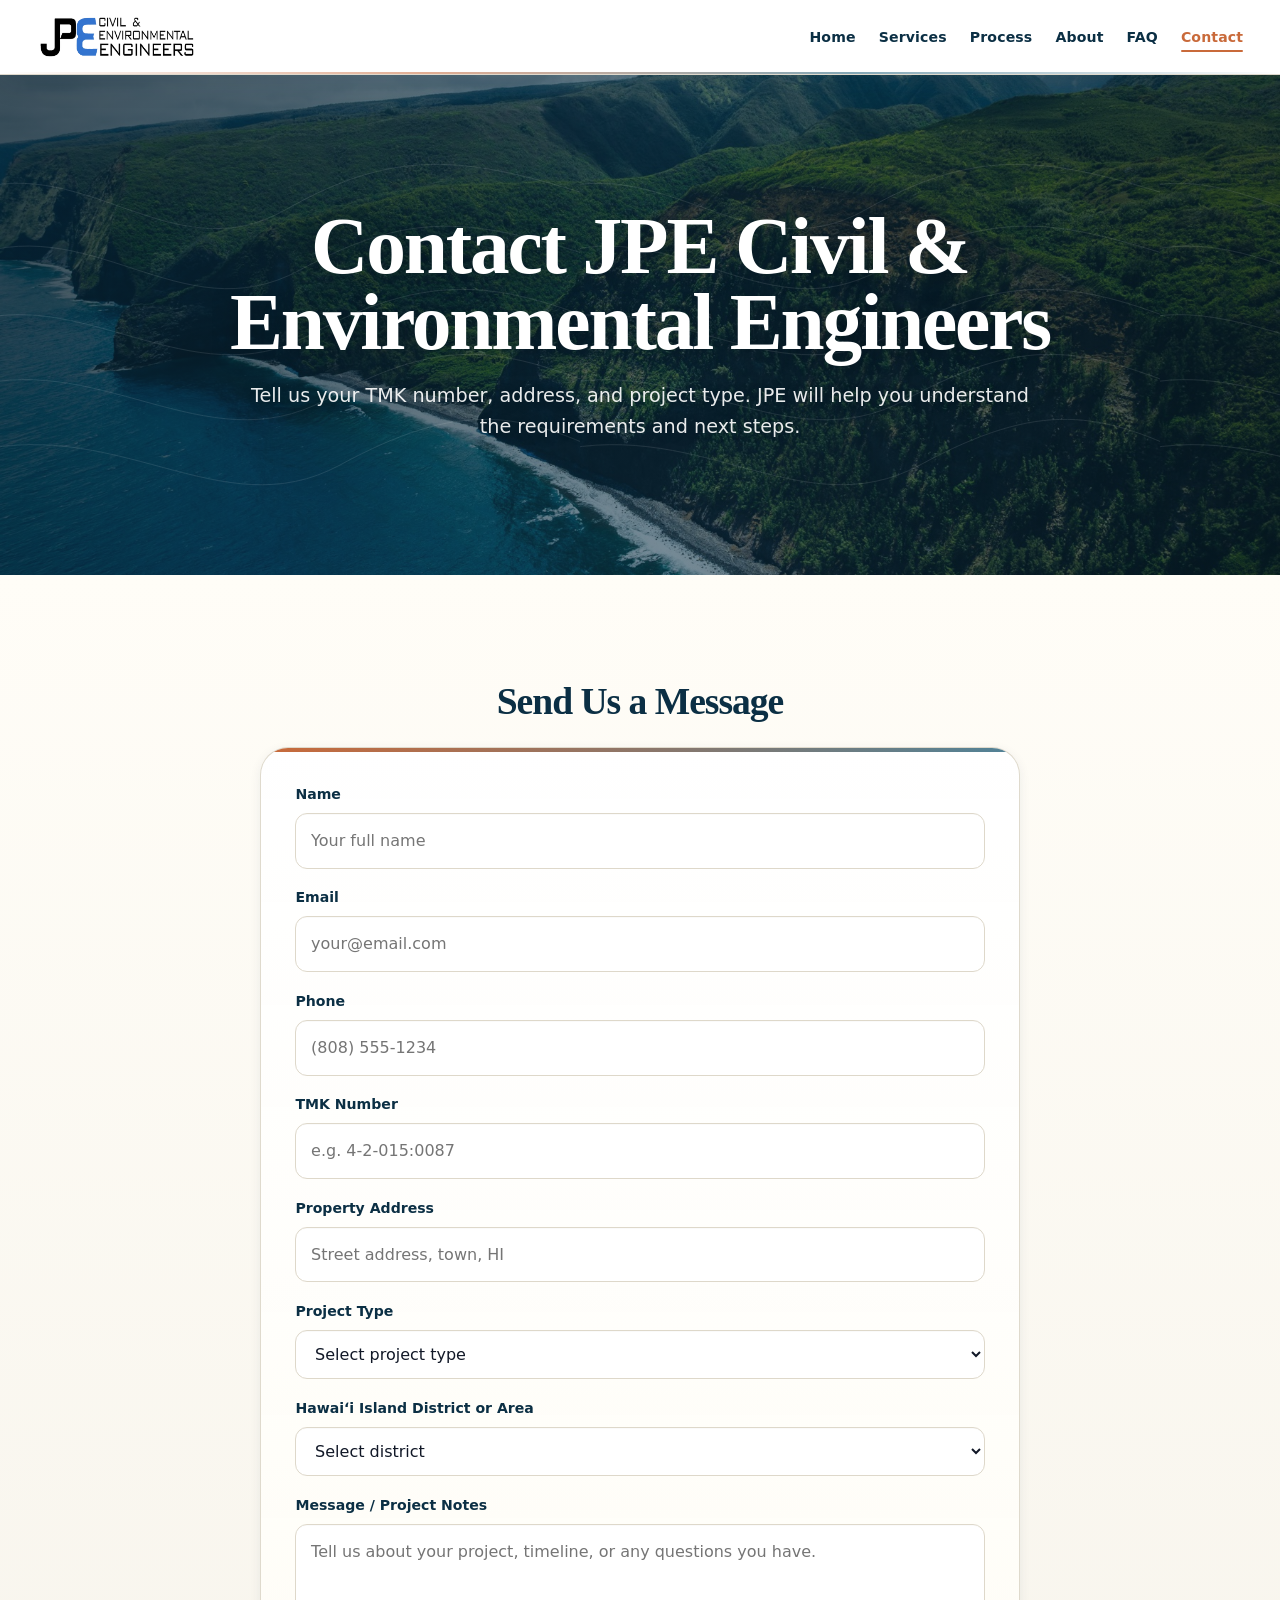
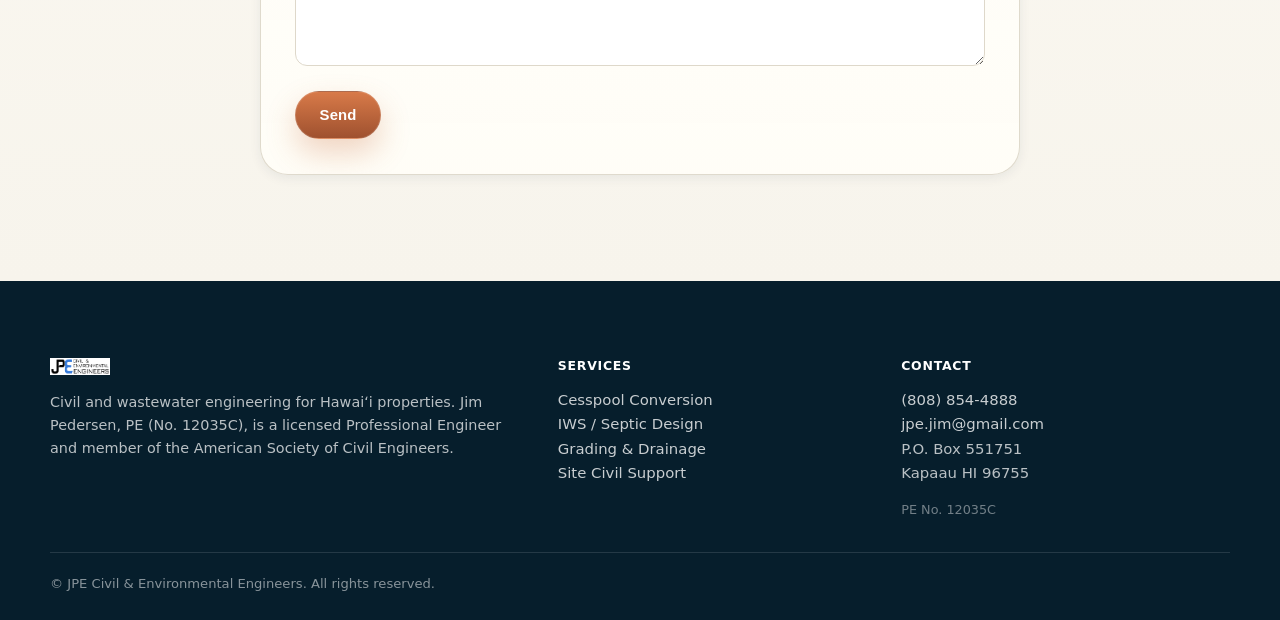
<file: contact.html>
<!DOCTYPE html>

<html lang="en">
<head>
<meta charset="utf-8"/>
<meta content="width=device-width, initial-scale=1.0" name="viewport"/>
<title>Contact JPE Civil &amp; Environmental Engineers</title>
<meta content="Contact JPE Civil &amp; Environmental Engineers. Send your TMK, property address, and project type for wastewater, grading, drainage, or site-civil engineering support." name="description"/>
<meta content="index, follow" name="robots"/>
<link href="assets/css/styles.css" rel="stylesheet"/>
<script type="application/ld+json">
{
  "@context": "https://schema.org",
  "@type": "LocalBusiness",
  "name": "JPE Civil & Environmental Engineers",
  "description": "Civil and wastewater engineering services for Hawaiʻi properties. Cesspool conversion, IWS/septic system design, grading and drainage plans.",
  "url": "https://hawaiisystemscoord-afk.github.io/jpe-website-preview/contact",
  "telephone": "+1-808-854-4888",
  "email": "jpe.jim@gmail.com",
  "address": {
    "@type": "PostalAddress",
    "streetAddress": "P.O. Box 551751",
    "addressLocality": "Kapaau",
    "addressRegion": "HI",
    "postalCode": "96755"
  },
  "areaServed": {
    "@type": "Place",
    "name": "Hawaiʻi Island (Big Island)"
  },
  "founder": {
    "@type": "Person",
    "name": "Jim Pedersen",
    "jobTitle": "Professional Engineer, PE"
  },
  "license": "PE No. 12035C"
}
</script>
<!-- Favicons -->
<link href="https://hawaiisystemscoord-afk.github.io/jpe-website-preview/contact.html" rel="canonical"/><meta content="website" property="og:type"/><meta content="Contact JPE Civil &amp; Environmental Engineers" property="og:title"/><meta content="Contact JPE Civil &amp; Environmental Engineers. Send your TMK, property address, and project type for wastewater, grading, drainage, or site-civil engineering support." property="og:description"/><meta content="https://hawaiisystemscoord-afk.github.io/jpe-website-preview/contact.html" property="og:url"/><meta content="JPE Civil &amp; Environmental Engineers" property="og:site_name"/><meta content="https://hawaiisystemscoord-afk.github.io/jpe-website-preview/assets/img/hero-hawaii-coast-rural-land.jpg" property="og:image"/><meta content="summary_large_image" name="twitter:card"/><meta content="Contact JPE Civil &amp; Environmental Engineers" name="twitter:title"/><meta content="Contact JPE Civil &amp; Environmental Engineers. Send your TMK, property address, and project type for wastewater, grading, drainage, or site-civil engineering support." name="twitter:description"/><meta content="https://hawaiisystemscoord-afk.github.io/jpe-website-preview/assets/img/hero-hawaii-coast-rural-land.jpg" name="twitter:image"/><link href="assets/img/favicon.ico" rel="icon" sizes="any"/><link href="assets/img/favicon-16x16.png" rel="icon" sizes="16x16" type="image/png"/><link href="assets/img/favicon-32x32.png" rel="icon" sizes="32x32" type="image/png"/><link href="assets/img/apple-touch-icon.png" rel="apple-touch-icon" sizes="180x180"/><link href="site.webmanifest" rel="manifest"/></head>
<body class="page-contact">
<!-- Header -->
<header class="site-header">
<div class="header-inner">
<a aria-label="JPE home" class="site-logo-pill" href="index.html">
<img alt="JPE logo" height="48" src="assets/img/jpe-logo-white-bg.png" width="160"/>
</a>
<nav aria-label="Primary navigation" class="main-nav">
<ul class="nav-list">
<li><a class="nav-link" href="index.html">Home</a></li>
<li><a class="nav-link" href="index.html#services">Services</a></li>
<li><a class="nav-link" href="process.html">Process</a></li>
<li><a class="nav-link" href="about.html">About</a></li>
<li><a class="nav-link" href="faq.html">FAQ</a></li>
<li><a aria-current="page" class="nav-link" href="contact.html">Contact</a></li>
</ul>
</nav>
<button aria-controls="mobile-nav" aria-expanded="false" aria-label="Toggle navigation menu" class="menu-toggle">
<span class="hamburger-line"></span>
<span class="hamburger-line"></span>
<span class="hamburger-line"></span>
</button>
</div>
</header>
<!-- Mobile Nav Overlay -->
<nav aria-label="Mobile navigation" class="mobile-nav" id="mobile-nav">
<ul class="nav-list">
<li><a class="nav-link" href="index.html">Home</a></li>
<li><a class="nav-link" href="index.html#services">Services</a></li>
<li><a class="nav-link" href="process.html">Process</a></li>
<li><a class="nav-link" href="about.html">About</a></li>
<li><a class="nav-link" href="faq.html">FAQ</a></li>
<li><a aria-current="page" class="nav-link" href="contact.html">Contact</a></li>
</ul>
</nav>
<main>
<!-- Page Header -->
<section class="page-header-overlay page-header-overlay--strong" style="background-image: url('assets/img/contact-hawaii-property-context.jpg');">
<div class="page-header-content">
<h1>Contact JPE Civil &amp; Environmental Engineers</h1>
<p>Tell us your TMK number, address, and project type. JPE will help you understand the requirements and next steps.</p>
</div>
</section>
<!-- Contact Form Section -->
<section class="section section-alt">
<div class="content-block contact-form-centered">
<div style="max-width:700px;width:100%;">
<h2>Send Us a Message</h2>
<!-- TODO before publishing: connect this form to the production form endpoint so submissions go to jpe.jim@gmail.com. -->
<form class="contact-form" id="jpe-contact-form" novalidate="">
<div class="form-group">
<label for="cf-name">Name</label>
<input class="form-input" id="cf-name" name="name" placeholder="Your full name" required="" type="text"/>
</div>
<div class="form-group">
<label for="cf-email">Email</label>
<input class="form-input" id="cf-email" name="email" placeholder="your@email.com" required="" type="email"/>
</div>
<div class="form-group">
<label for="cf-phone">Phone</label>
<input class="form-input" id="cf-phone" name="phone" placeholder="(808) 555-1234" type="tel"/>
</div>
<div class="form-group">
<label for="cf-tmk">TMK Number</label>
<input class="form-input" id="cf-tmk" name="tmk" placeholder="e.g. 4-2-015:0087" type="text"/>
</div>
<div class="form-group">
<label for="cf-address">Property Address</label>
<input class="form-input" id="cf-address" name="address" placeholder="Street address, town, HI" type="text"/>
</div>
<div class="form-group">
<label for="cf-project-type">Project Type</label>
<select class="form-select" id="cf-project-type" name="project_type" required="">
<option value="">Select project type</option>
<option>Cesspool conversion</option>
<option>IWS / septic system design</option>
<option>New septic system design</option>
<option>Existing wastewater system review</option>
<option>Grading plan</option>
<option>Drainage plan</option>
<option>Driveway / access / site approach</option>
<option>Building permit site-civil support</option>
<option>Subdivision / site development support</option>
<option>Coordination with builder, architect, or contractor</option>
<option>Not sure yet</option>
<option>Other</option>
</select>
</div>
<div class="form-group">
<label for="cf-district">Hawaiʻi Island District or Area</label>
<select class="form-select" id="cf-district" name="district">
<option value="">Select district</option>
<option>Not sure</option>
<option>North Kohala</option>
<option>South Kohala</option>
<option>Hāmākua</option>
<option>North Hilo</option>
<option>South Hilo</option>
<option>Puna</option>
<option>Kaʻū</option>
<option>North Kona</option>
<option>South Kona</option>
<option>Multiple districts</option>
<option>Outside Hawaiʻi Island</option>
</select>
</div>
<div class="form-group">
<label for="cf-message">Message / Project Notes</label>
<textarea class="form-textarea" id="cf-message" name="message" placeholder="Tell us about your project, timeline, or any questions you have."></textarea>
</div>
<button class="form-submit" type="submit">Send</button>
</form>
<div class="form-confirmation-message" id="cf-confirmation" style="display:none;"></div>
</div>
</div>
</section>
</main>
<!-- Footer -->
<footer class="site-footer">
<div class="footer-inner">
<div class="footer-col footer-brand-col">
<div class="footer-brand footer-logo-only">
<img alt="" aria-hidden="true" height="12" src="assets/img/jpe-logo-white-bg.png" width="40"/>
</div>
<p style="font-size:0.9rem;line-height:1.6;">Civil and wastewater engineering for Hawaiʻi properties. Jim Pedersen, PE (No. 12035C), is a licensed Professional Engineer and member of the American Society of Civil Engineers.</p>
</div>
<div class="footer-col">
<h4>Services</h4>
<ul>
<li><a href="cesspool-conversion.html">Cesspool Conversion</a></li>
<li><a href="iws-septic-design.html">IWS / Septic Design</a></li>
<li><a href="grading-drainage.html">Grading &amp; Drainage</a></li>
<li><a href="contact.html">Site Civil Support</a></li>
</ul>
</div>
<div class="footer-col">
<h4>Contact</h4>
<ul>
<li><a href="tel:+18088544888">(808) 854-4888</a></li>
<li><a href="mailto:jpe.jim@gmail.com">jpe.jim@gmail.com</a></li>
<li>P.O. Box 551751<br/>Kapaau HI 96755</li>
</ul>
<p style="font-size:0.8rem;opacity:0.6;margin-top:var(--sm);">PE No. 12035C</p>
</div>
</div>
<div class="footer-bottom">
<p>© JPE Civil &amp; Environmental Engineers. All rights reserved.</p>
</div>
</footer>
<script defer="" src="assets/js/main.js"></script>
<!-- Contact form preview handler -->

</body>
</html>
</file>
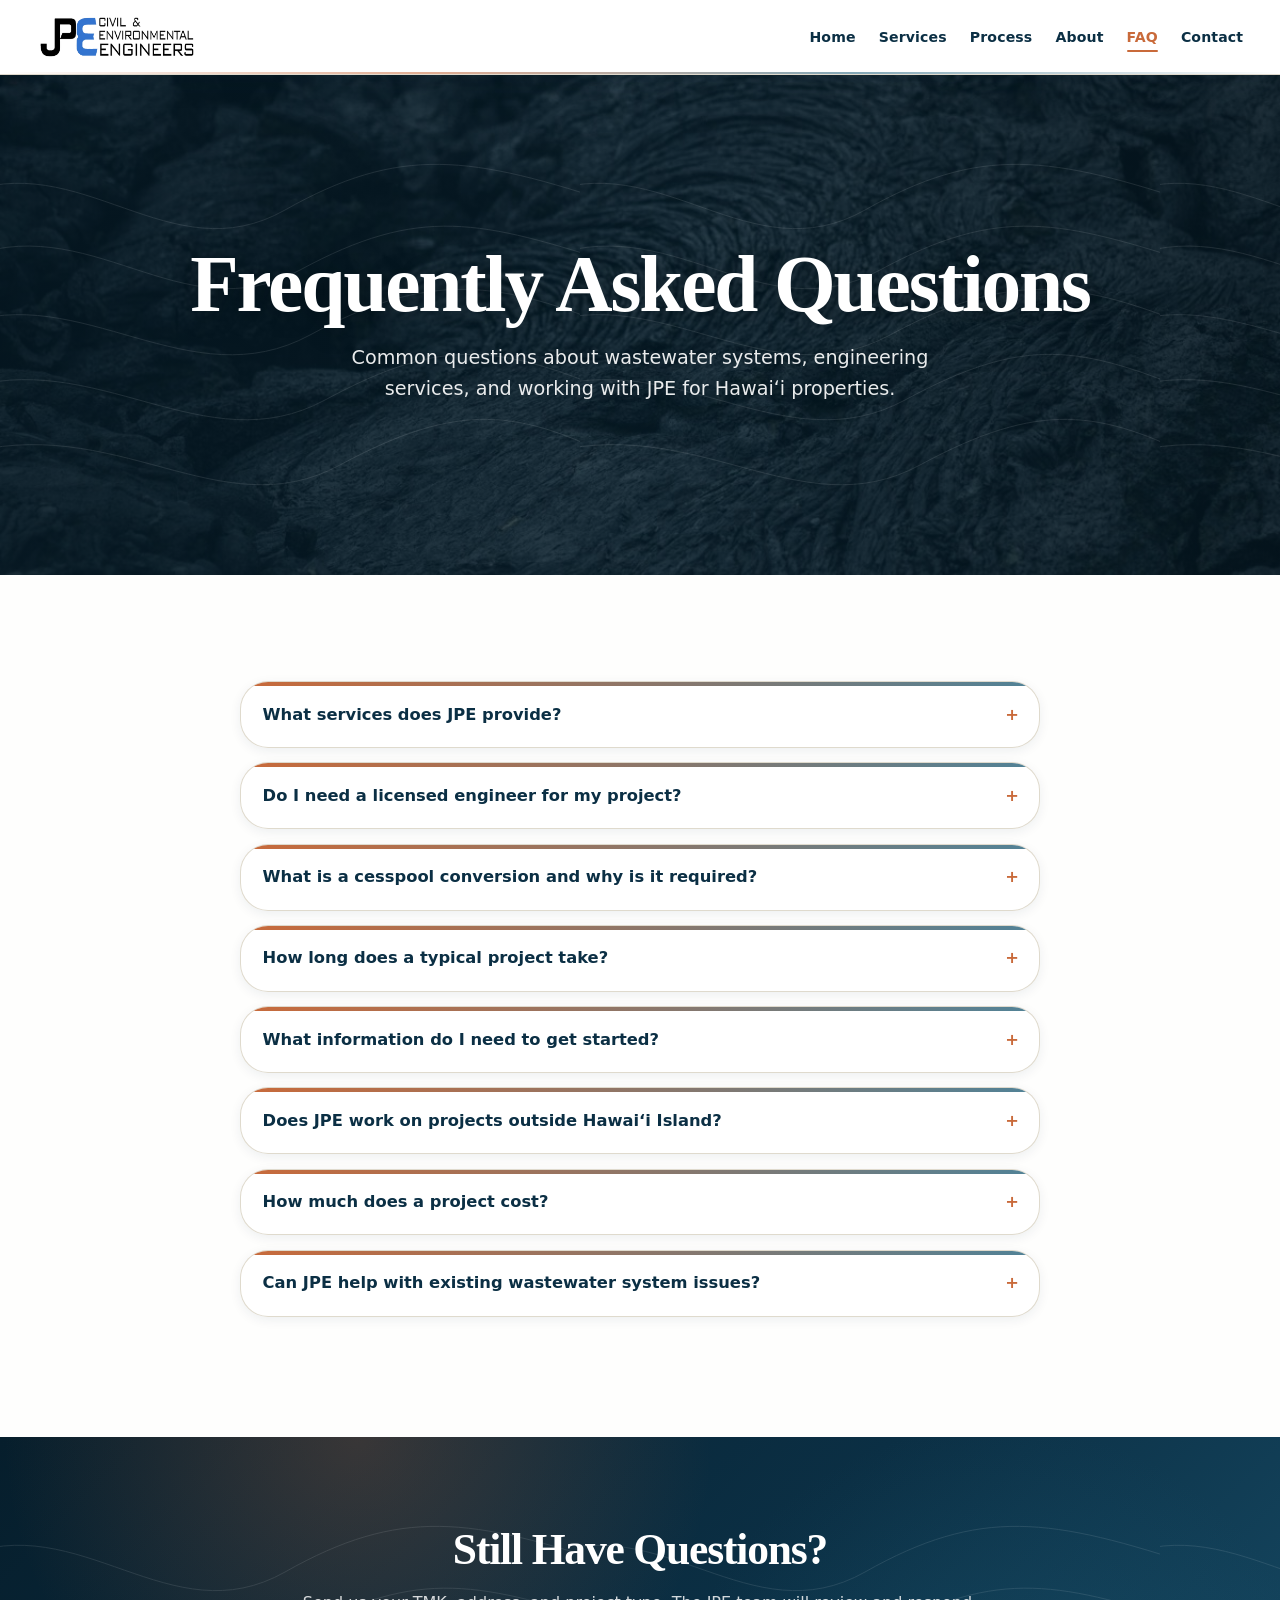
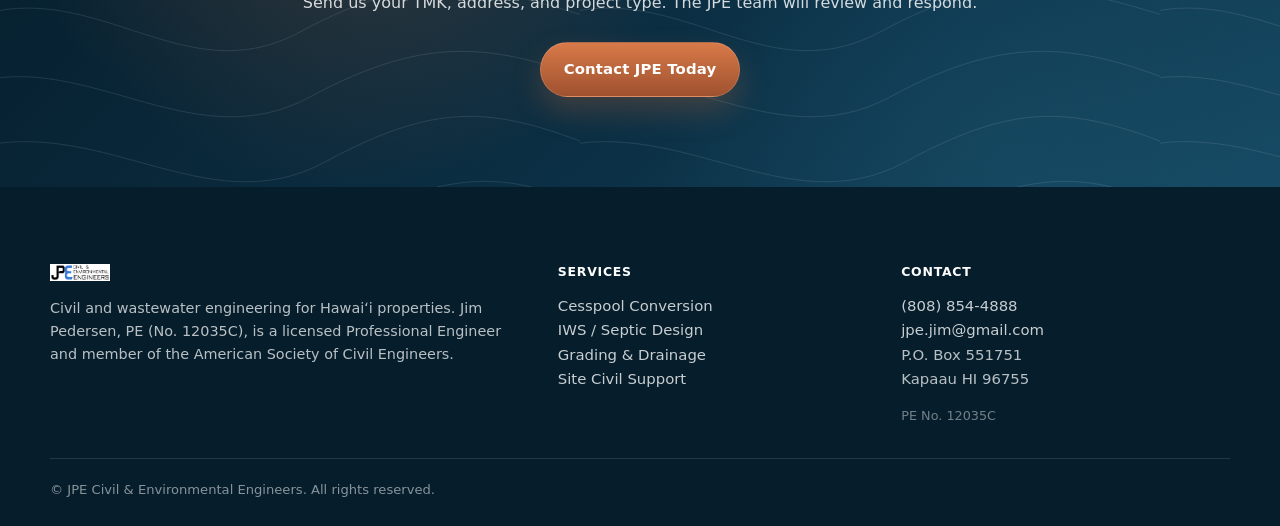
<file: faq.html>
<!DOCTYPE html>

<html lang="en">
<head>
<meta charset="utf-8"/>
<meta content="width=device-width, initial-scale=1.0" name="viewport"/>
<title>FAQ | JPE Civil &amp; Environmental Engineers</title>
<meta content="Common questions about cesspool conversion, IWS/septic design, grading, drainage, and working with JPE for Hawaiʻi properties." name="description"/>
<meta content="index, follow" name="robots"/>
<link href="assets/css/styles.css" rel="stylesheet"/>
<!-- JSON-LD FAQPage Structured Data -->
<script type="application/ld+json">
{
  "@context": "https://schema.org",
  "@type": "FAQPage",
  "mainEntity": [
    {
      "@type": "Question",
      "name": "What services does JPE provide?",
      "acceptedAnswer": {
        "@type": "Answer",
        "text": "JPE Civil & Environmental Engineers provides licensed civil and wastewater engineering for Hawaiʻi properties. Core services include cesspool conversion to compliant wastewater systems, IWS/septic system design for new construction and replacement, grading and drainage plans, and site civil support for building permits and subdivisions. JPE also coordinates with builders, architects, and contractors on project-specific engineering needs."
      }
    },
    {
      "@type": "Question",
      "name": "Do I need a licensed engineer for my project?",
      "acceptedAnswer": {
        "@type": "Answer",
        "text": "For most wastewater system work for Hawaiʻi properties, yes. The Hawaiʻi Department of Health requires engineered design by a licensed Professional Engineer for all new IWS installations and cesspool conversions. Grading and drainage plans for building permits on the island also typically require a PE stamp. JPE holds Hawaiʻi PE License No. 12035C and is listed on the DOH IWS Engineer registry."
      }
    },
    {
      "@type": "Question",
      "name": "What is a cesspool conversion and why is it required?",
      "acceptedAnswer": {
        "@type": "Answer",
        "text": "A cesspool conversion replaces an existing septic cesspool with a compliant wastewater treatment system, such as an advanced septic system or connection to a community system. Hawaiʻi Act 184 requires all active cesspools in designated areas to be converted. The Department of Health is designating communities on a phased schedule, and some areas may be required to convert earlier than the full 2050 deadline. JPE guides property owners through the evaluation, design, and permitting process."
      }
    },
    {
      "@type": "Question",
      "name": "How long does a typical project take?",
      "acceptedAnswer": {
        "@type": "Answer",
        "text": "Timelines vary by project type and agency review schedules. A cesspool conversion or IWS design typically takes 6 to 12 weeks from initial contact through permit approval, though this is an estimate and actual timelines depend on your specific property conditions, the complexity of the design, and agency processing times. JPE provides a realistic timeline estimate during the initial consultation."
      }
    },
    {
      "@type": "Question",
      "name": "What information do I need to get started?",
      "acceptedAnswer": {
        "@type": "Answer",
        "text": "The essential information is your TMK (Tax Map Key) number, property address, and the type of project you need. If you do not have your TMK number, your address alone is sufficient and JPE can look it up. Any existing plans, surveys, or DOH correspondence are helpful but not required to get started. JPE will let you know if additional information is needed during the review."
      }
    },
    {
      "@type": "Question",
      "name": "Does JPE work on projects outside Hawaiʻi Island?",
      "acceptedAnswer": {
        "@type": "Answer",
        "text": "JPE primarily serves Hawaiʻi properties. JPE is familiar with DOH and County requirements across all districts on the island, from North Kohala to Kaʻū. Projects on other islands may be considered on a case-by-case basis. Contact JPE directly to discuss your specific situation."
      }
    },
    {
      "@type": "Question",
      "name": "How much does a project cost?",
      "acceptedAnswer": {
        "@type": "Answer",
        "text": "Project costs vary significantly based on site conditions, system type, lot accessibility, design complexity, and agency requirements. JPE provides design fee estimates during the initial consultation after reviewing your property's specifics. Actual construction costs come from licensed installers and are separate from engineering design fees. JPE does not guarantee a specific price before understanding the project scope."
      }
    },
    {
      "@type": "Question",
      "name": "Can JPE help with existing wastewater system issues?",
      "acceptedAnswer": {
        "@type": "Answer",
        "text": "Yes. If your property has an existing cesspool, septic system, or IWS that is not functioning properly or needs to be brought into compliance, JPE can evaluate the situation and recommend appropriate solutions. This may include system repair, upgrade, or full replacement design. JPE handles the engineering assessment and coordinates with the relevant agencies as needed."
      }
    }
  ]
}
</script>
<script type="application/ld+json">
{
  "@context": "https://schema.org",
  "itemListElement": [
    { "@type": "ListItem", "position": 1, "name": "Home", "item": "https://hawaiisystemscoord-afk.github.io/jpe-website-preview" },
    { "@type": "ListItem", "position": 2, "name": "FAQ" }
  ]
}
</script>
<!-- Favicons -->
<link href="https://hawaiisystemscoord-afk.github.io/jpe-website-preview/faq.html" rel="canonical"/><meta content="website" property="og:type"/><meta content="FAQ | JPE Civil &amp; Environmental Engineers" property="og:title"/><meta content="Common questions about cesspool conversion, IWS/septic design, grading, drainage, and working with JPE for Hawaiʻi properties." property="og:description"/><meta content="https://hawaiisystemscoord-afk.github.io/jpe-website-preview/faq.html" property="og:url"/><meta content="JPE Civil &amp; Environmental Engineers" property="og:site_name"/><meta content="https://hawaiisystemscoord-afk.github.io/jpe-website-preview/assets/img/hero-hawaii-coast-rural-land.jpg" property="og:image"/><meta content="summary_large_image" name="twitter:card"/><meta content="FAQ | JPE Civil &amp; Environmental Engineers" name="twitter:title"/><meta content="Common questions about cesspool conversion, IWS/septic design, grading, drainage, and working with JPE for Hawaiʻi properties." name="twitter:description"/><meta content="https://hawaiisystemscoord-afk.github.io/jpe-website-preview/assets/img/hero-hawaii-coast-rural-land.jpg" name="twitter:image"/><link href="assets/img/favicon.ico" rel="icon" sizes="any"/><link href="assets/img/favicon-16x16.png" rel="icon" sizes="16x16" type="image/png"/><link href="assets/img/favicon-32x32.png" rel="icon" sizes="32x32" type="image/png"/><link href="assets/img/apple-touch-icon.png" rel="apple-touch-icon" sizes="180x180"/><link href="site.webmanifest" rel="manifest"/></head>
<body class="page-faq">
<!-- Header -->
<header class="site-header">
<div class="header-inner">
<a aria-label="JPE home" class="site-logo-pill" href="index.html">
<img alt="JPE logo" height="48" src="assets/img/jpe-logo-white-bg.png" width="160"/>
</a>
<nav aria-label="Primary navigation" class="main-nav">
<ul class="nav-list">
<li><a class="nav-link" href="index.html">Home</a></li>
<li><a class="nav-link" href="index.html#services">Services</a></li>
<li><a class="nav-link" href="process.html">Process</a></li>
<li><a class="nav-link" href="about.html">About</a></li>
<li><a aria-current="page" class="nav-link" href="faq.html">FAQ</a></li>
<li><a class="nav-link" href="contact.html">Contact</a></li>
</ul>
</nav>
<button aria-controls="mobile-nav" aria-expanded="false" aria-label="Toggle navigation menu" class="menu-toggle">
<span class="hamburger-line"></span>
<span class="hamburger-line"></span>
<span class="hamburger-line"></span>
</button>
</div>
</header>
<!-- Mobile Nav Overlay -->
<nav aria-label="Mobile navigation" class="mobile-nav" id="mobile-nav">
<ul class="nav-list">
<li><a class="nav-link" href="index.html">Home</a></li>
<li><a class="nav-link" href="index.html#services">Services</a></li>
<li><a class="nav-link" href="process.html">Process</a></li>
<li><a class="nav-link" href="about.html">About</a></li>
<li><a aria-current="page" class="nav-link" href="faq.html">FAQ</a></li>
<li><a class="nav-link" href="contact.html">Contact</a></li>
</ul>
</nav>
<main>
<!-- Page Header -->
<section class="page-header-overlay faq-header" style="background-image: url('assets/img/faq-lava-site-context.jpg');">
<div class="page-header-content">
<h1>Frequently Asked Questions</h1>
<p style="color:rgba(255,255,255,0.85);font-size:clamp(1rem,2.5vw,1.15rem);max-width:640px;margin:var(--sm) auto 0;line-height:1.5;">Common questions about wastewater systems, engineering services, and working with JPE for Hawaiʻi properties.</p>
</div>
</section>
<!-- FAQ Accordion -->
<section class="section section-white">
<div class="content-block" style="max-width:800px;">
<details class="faq-accordion">
<summary>What services does JPE provide?</summary>
<div class="faq-answer-inner">
<p>JPE Civil &amp; Environmental Engineers provides licensed civil and wastewater engineering for Hawaiʻi properties. Core services include cesspool conversion to compliant wastewater systems, IWS/septic system design for new construction and replacement, grading and drainage plans, and site civil support for building permits and subdivisions.</p>
<p>JPE also coordinates with builders, architects, and contractors on project-specific engineering needs. Each service follows the same structured five-step process from initial consultation through project closeout.</p>
</div>
</details>
<details class="faq-accordion">
<summary>Do I need a licensed engineer for my project?</summary>
<div class="faq-answer-inner">
<p>For most wastewater system work for Hawaiʻi properties, yes. The Hawaiʻi Department of Health requires engineered design by a licensed Professional Engineer for all new IWS installations and cesspool conversions.</p>
<p>Grading and drainage plans for building permits on the island also typically require a PE stamp. JPE holds Hawaiʻi PE License No. 12035C and is listed on the DOH IWS Engineer registry.</p>
</div>
</details>
<details class="faq-accordion">
<summary>What is a cesspool conversion and why is it required?</summary>
<div class="faq-answer-inner">
<p>A cesspool conversion replaces an existing septic cesspool with a compliant wastewater treatment system, such as an advanced septic system or connection to a community system.</p>
<p>Hawaiʻi Act 184 requires all active cesspools in designated areas to be converted. The Department of Health is designating communities on a phased schedule, and some areas may be required to convert earlier than the full 2050 deadline. JPE guides property owners through the evaluation, design, and permitting process.</p>
</div>
</details>
<details class="faq-accordion">
<summary>How long does a typical project take?</summary>
<div class="faq-answer-inner">
<p>Timelines vary by project type and agency review schedules. A cesspool conversion or IWS design typically takes 6 to 12 weeks from initial contact through permit approval, though this is an estimate and actual timelines depend on your specific property conditions, the complexity of the design, and agency processing times.</p>
<p>JPE provides a realistic timeline estimate during the initial consultation after reviewing your property's specifics.</p>
</div>
</details>
<details class="faq-accordion">
<summary>What information do I need to get started?</summary>
<div class="faq-answer-inner">
<p>The essential information is your TMK (Tax Map Key) number, property address, and the type of project you need. If you do not have your TMK number, your address alone is sufficient and JPE can look it up.</p>
<p>Any existing plans, surveys, or DOH correspondence are helpful but not required to get started. JPE will let you know if additional information is needed during the review.</p>
</div>
</details>
<details class="faq-accordion">
<summary>Does JPE work on projects outside Hawaiʻi Island?</summary>
<div class="faq-answer-inner">
<p>JPE primarily serves Hawaiʻi properties. JPE is familiar with DOH and County requirements across all districts on the island, from North Kohala to Kaʻū.</p>
<p>Projects on other islands may be considered on a case-by-case basis. Contact JPE directly to discuss your specific situation.</p>
</div>
</details>
<details class="faq-accordion">
<summary>How much does a project cost?</summary>
<div class="faq-answer-inner">
<p>Project costs vary significantly based on site conditions, system type, lot accessibility, design complexity, and agency requirements. JPE provides design fee estimates during the initial consultation after reviewing your property's specifics.</p>
<p>Actual construction costs come from licensed installers and are separate from engineering design fees. JPE does not guarantee a specific price before understanding the project scope.</p>
</div>
</details>
<details class="faq-accordion">
<summary>Can JPE help with existing wastewater system issues?</summary>
<div class="faq-answer-inner">
<p>Yes. If your property has an existing cesspool, septic system, or IWS that is not functioning properly or needs to be brought into compliance, JPE can evaluate the situation and recommend appropriate solutions.</p>
<p>This may include system repair, upgrade, or full replacement design. JPE handles the engineering assessment and coordinates with the relevant agencies as needed.</p>
</div>
</details>
</div>
</section>
<!-- CTA Banner -->
<section class="cta-banner">
<div class="cta-banner-content">
<h2>Still Have Questions?</h2>
<p>Send us your TMK, address, and project type. The JPE team will review and respond.</p>
<a class="btn btn-primary" href="contact.html">Contact JPE Today</a>
</div>
</section>
</main>
<!-- Footer -->
<footer class="site-footer">
<div class="footer-inner">
<div class="footer-col footer-brand-col">
<div class="footer-brand footer-logo-only">
<img alt="" aria-hidden="true" height="12" src="assets/img/jpe-logo-white-bg.png" width="40"/>
</div>
<p style="font-size:0.9rem;line-height:1.6;">Civil and wastewater engineering for Hawaiʻi properties. Jim Pedersen, PE (No. 12035C), is a licensed Professional Engineer and member of the American Society of Civil Engineers.</p>
</div>
<div class="footer-col">
<h4>Services</h4>
<ul>
<li><a href="cesspool-conversion.html">Cesspool Conversion</a></li>
<li><a href="iws-septic-design.html">IWS / Septic Design</a></li>
<li><a href="grading-drainage.html">Grading &amp; Drainage</a></li>
<li><a href="contact.html">Site Civil Support</a></li>
</ul>
</div>
<div class="footer-col">
<h4>Contact</h4>
<ul>
<li><a href="tel:+18088544888">(808) 854-4888</a></li>
<li><a href="mailto:jpe.jim@gmail.com">jpe.jim@gmail.com</a></li>
<li>P.O. Box 551751<br/>Kapaau HI 96755</li>
</ul>
<p style="font-size:0.8rem;opacity:0.6;margin-top:var(--sm);">PE No. 12035C</p>
</div>
</div>
<div class="footer-bottom">
<p>© JPE Civil &amp; Environmental Engineers. All rights reserved.</p>
</div>
</footer>
<script defer="" src="assets/js/main.js"></script>
</body>
</html>
</file>
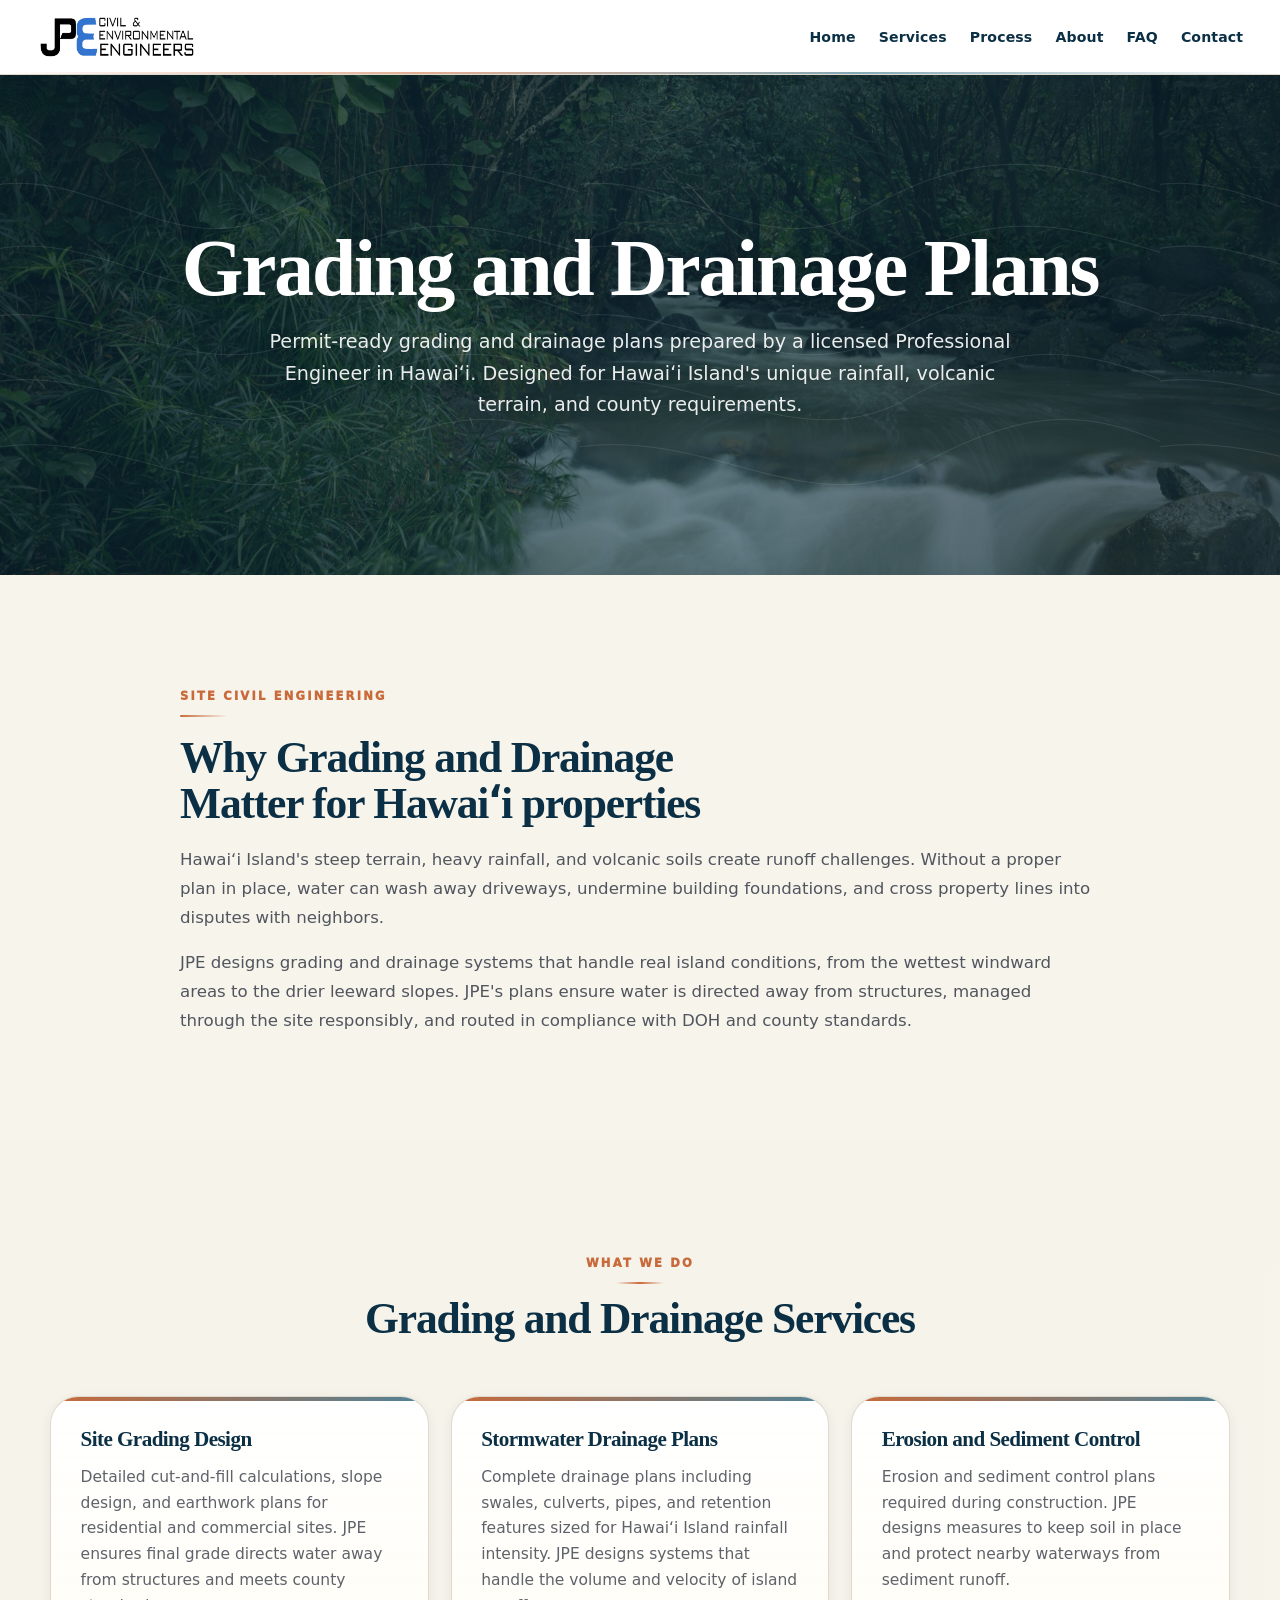
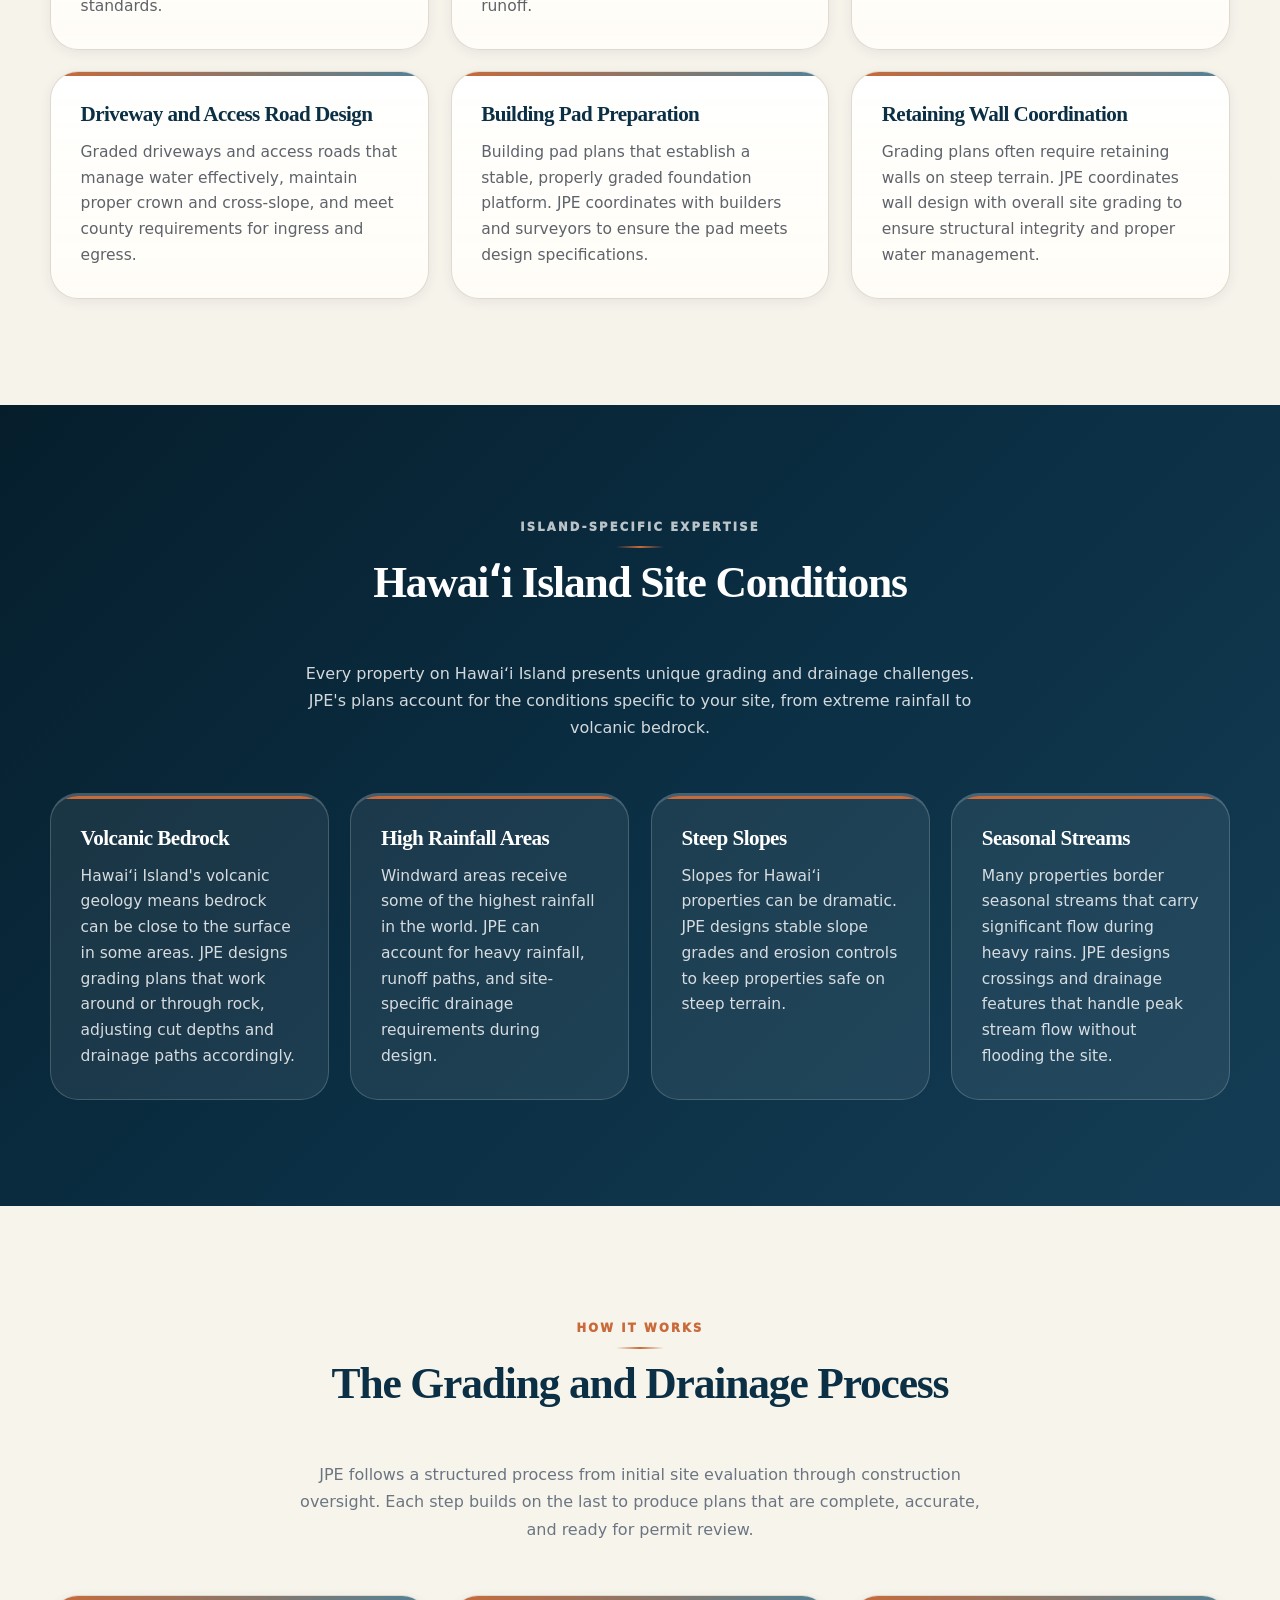
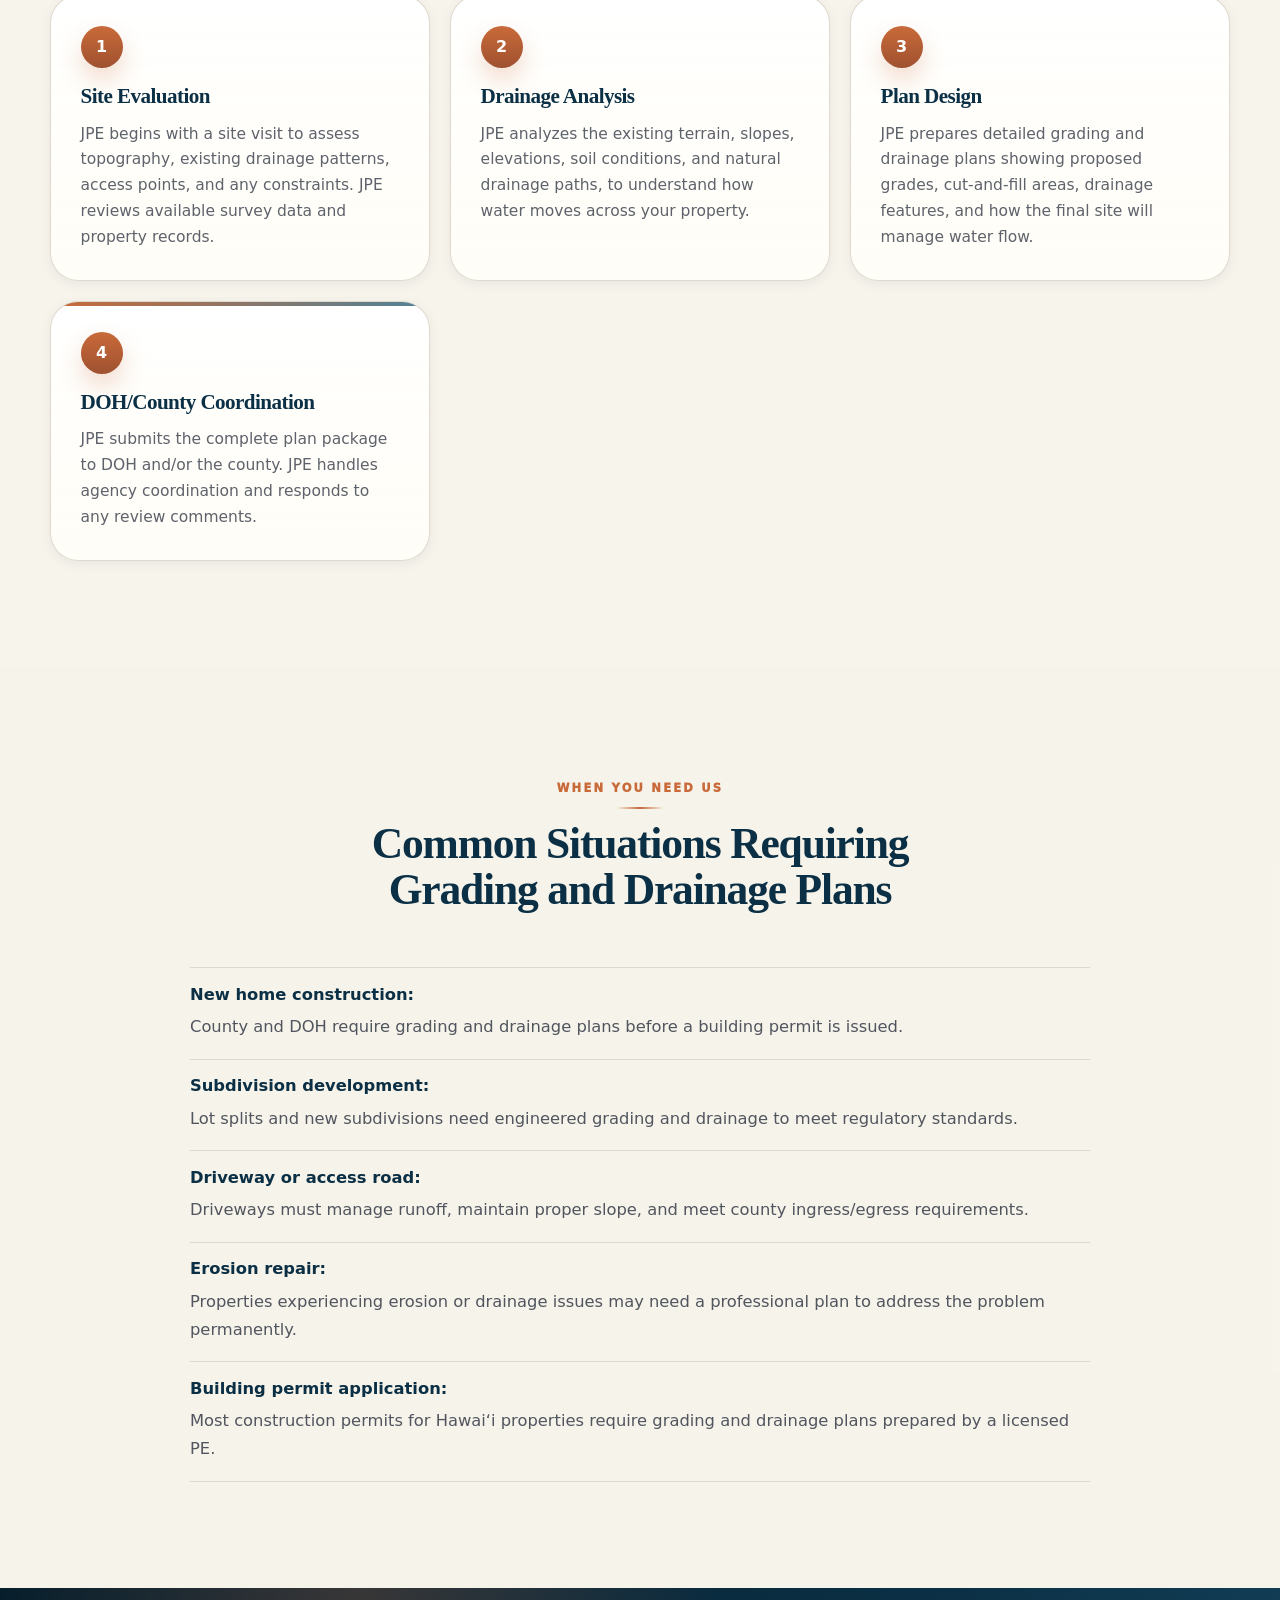
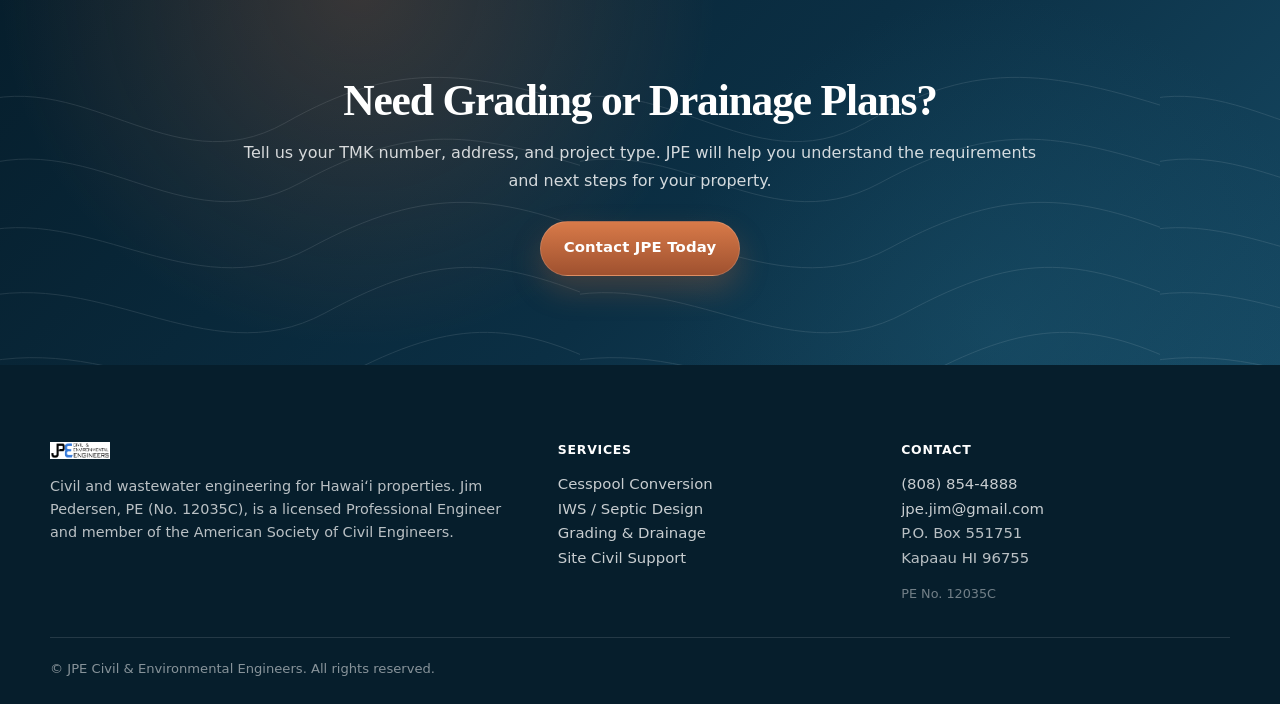
<file: grading-drainage.html>
<!DOCTYPE html>

<html lang="en">
<head>
<meta charset="utf-8"/>
<meta content="width=device-width, initial-scale=1.0" name="viewport"/>
<title>Grading &amp; Drainage Plans | JPE Civil &amp; Environmental Engineers</title>
<meta content="Grading and drainage plans for Hawaiʻi properties, including runoff, slopes, drainage paths, and site-civil permitting support." name="description"/>
<meta content="index, follow" name="robots"/>
<link href="assets/css/styles.css" rel="stylesheet"/>
<script type="application/ld+json">
{
  "@context": "https://schema.org",
  "@type": "Service",
  "serviceType": "Grading and Drainage Plans",
  "provider": {
    "@type": "LocalBusiness",
    "name": "JPE Civil & Environmental Engineers",
    "telephone": "+1-808-854-4888",
    "email": "jpe.jim@gmail.com",
    "address": {
      "@type": "PostalAddress",
      "postOfficeBoxNumber": "551751",
      "addressLocality": "Kapaau",
      "addressRegion": "HI",
      "postalCode": "96755"
    }
  },
  "areaServed": {
    "@type": "Place",
    "name": "Hawaiʻi"
  },
  "description": "Licensed PE prepares grading, drainage, erosion control, and stormwater management plans for Hawaiʻi properties. Site civil engineering designed for island-specific conditions.",
  "offers": {
    "@type": "Offer",
    "availability": "https://schema.org/InStock",
    "url": "contact.html"
  }
}
</script>
<!-- Favicons -->
<link href="https://hawaiisystemscoord-afk.github.io/jpe-website-preview/grading-drainage.html" rel="canonical"/><meta content="website" property="og:type"/><meta content="Grading &amp; Drainage Plans | JPE Civil &amp; Environmental Engineers" property="og:title"/><meta content="Grading and drainage plans for Hawaiʻi properties, including runoff, slopes, drainage paths, and site-civil permitting support." property="og:description"/><meta content="https://hawaiisystemscoord-afk.github.io/jpe-website-preview/grading-drainage.html" property="og:url"/><meta content="JPE Civil &amp; Environmental Engineers" property="og:site_name"/><meta content="https://hawaiisystemscoord-afk.github.io/jpe-website-preview/assets/img/hero-hawaii-coast-rural-land.jpg" property="og:image"/><meta content="summary_large_image" name="twitter:card"/><meta content="Grading &amp; Drainage Plans | JPE Civil &amp; Environmental Engineers" name="twitter:title"/><meta content="Grading and drainage plans for Hawaiʻi properties, including runoff, slopes, drainage paths, and site-civil permitting support." name="twitter:description"/><meta content="https://hawaiisystemscoord-afk.github.io/jpe-website-preview/assets/img/hero-hawaii-coast-rural-land.jpg" name="twitter:image"/><link href="assets/img/favicon.ico" rel="icon" sizes="any"/><link href="assets/img/favicon-16x16.png" rel="icon" sizes="16x16" type="image/png"/><link href="assets/img/favicon-32x32.png" rel="icon" sizes="32x32" type="image/png"/><link href="assets/img/apple-touch-icon.png" rel="apple-touch-icon" sizes="180x180"/><link href="site.webmanifest" rel="manifest"/></head>
<body class="page-grading-drainage">
<!-- Header -->
<header class="site-header">
<div class="header-inner">
<a aria-label="JPE home" class="site-logo-pill" href="index.html">
<img alt="JPE logo" height="48" src="assets/img/jpe-logo-white-bg.png" width="160"/>
</a>
<nav aria-label="Primary navigation" class="main-nav">
<ul class="nav-list">
<li><a class="nav-link" href="index.html">Home</a></li>
<li><a class="nav-link" href="index.html#services">Services</a></li>
<li><a class="nav-link" href="process.html">Process</a></li>
<li><a class="nav-link" href="about.html">About</a></li>
<li><a class="nav-link" href="faq.html">FAQ</a></li>
<li><a class="nav-link" href="contact.html">Contact</a></li>
</ul>
</nav>
<button aria-controls="mobile-nav" aria-expanded="false" aria-label="Toggle navigation menu" class="menu-toggle">
<span class="hamburger-line"></span>
<span class="hamburger-line"></span>
<span class="hamburger-line"></span>
</button>
</div>
</header>
<!-- Mobile Nav Overlay -->
<nav aria-label="Mobile navigation" class="mobile-nav" id="mobile-nav">
<ul class="nav-list">
<li><a class="nav-link" href="index.html">Home</a></li>
<li><a class="nav-link" href="index.html#services">Services</a></li>
<li><a class="nav-link" href="process.html">Process</a></li>
<li><a class="nav-link" href="about.html">About</a></li>
<li><a class="nav-link" href="faq.html">FAQ</a></li>
<li><a class="nav-link" href="contact.html">Contact</a></li>
</ul>
</nav>
<main>
<!-- Page Header -->
<section class="page-header-overlay page-header-overlay--strong" style="background-image: url('assets/img/stream-drainage-context.jpg');">
<div class="page-header-content">
<h1>Grading and Drainage Plans</h1>
<p>Permit-ready grading and drainage plans prepared by a licensed Professional Engineer in Hawaiʻi. Designed for Hawaiʻi Island's unique rainfall, volcanic terrain, and county requirements.</p>
</div>
</section>
<!-- Intro: Site Civil Engineering -->
<section class="section">
<div class="content-block">
<div class="service-hero-layout">
<div>
<span class="section-label">Site Civil Engineering</span>
<h2 style="margin-top:var(--sm);">Why Grading and Drainage Matter for Hawaiʻi properties</h2>
<p>Hawaiʻi Island's steep terrain, heavy rainfall, and volcanic soils create runoff challenges. Without a proper plan in place, water can wash away driveways, undermine building foundations, and cross property lines into disputes with neighbors.</p>
<p>JPE designs grading and drainage systems that handle real island conditions, from the wettest windward areas to the drier leeward slopes. JPE's plans ensure water is directed away from structures, managed through the site responsibly, and routed in compliance with DOH and county standards.</p>
</div>
</div>
</div>
</section>
<!-- Services -->
<section class="section section-alt">
<div class="content-block">
<div class="section-header">
<span class="section-label">What We Do</span>
<h2>Grading and Drainage Services</h2>
</div>
<div class="services-grid">
<article class="service-card">
<div class="service-card-body">
<h3>Site Grading Design</h3>
<p>Detailed cut-and-fill calculations, slope design, and earthwork plans for residential and commercial sites. JPE ensures final grade directs water away from structures and meets county standards.</p>
</div>
</article>
<article class="service-card">
<div class="service-card-body">
<h3>Stormwater Drainage Plans</h3>
<p>Complete drainage plans including swales, culverts, pipes, and retention features sized for Hawaiʻi Island rainfall intensity. JPE designs systems that handle the volume and velocity of island runoff.</p>
</div>
</article>
<article class="service-card">
<div class="service-card-body">
<h3>Erosion and Sediment Control</h3>
<p>Erosion and sediment control plans required during construction. JPE designs measures to keep soil in place and protect nearby waterways from sediment runoff.</p>
</div>
</article>
<article class="service-card">
<div class="service-card-body">
<h3>Driveway and Access Road Design</h3>
<p>Graded driveways and access roads that manage water effectively, maintain proper crown and cross-slope, and meet county requirements for ingress and egress.</p>
</div>
</article>
<article class="service-card">
<div class="service-card-body">
<h3>Building Pad Preparation</h3>
<p>Building pad plans that establish a stable, properly graded foundation platform. JPE coordinates with builders and surveyors to ensure the pad meets design specifications.</p>
</div>
</article>
<article class="service-card">
<div class="service-card-body">
<h3>Retaining Wall Coordination</h3>
<p>Grading plans often require retaining walls on steep terrain. JPE coordinates wall design with overall site grading to ensure structural integrity and proper water management.</p>
</div>
</article>
</div>
</div>
</section>
<!-- Hawaii-Specific Considerations -->
<section class="section section-dark">
<div class="content-block">
<div class="section-header">
<span class="section-label" style="color:rgba(255,255,255,0.7);">Island-Specific Expertise</span>
<h2 style="color:var(--white);">Hawaiʻi Island Site Conditions</h2>
</div>
<p style="text-align:center;max-width:700px;margin:0 auto var(--xl);color:rgba(255,255,255,0.85);line-height:1.7;">Every property on Hawaiʻi Island presents unique grading and drainage challenges. JPE's plans account for the conditions specific to your site, from extreme rainfall to volcanic bedrock.</p>
<div class="services-grid" style="grid-template-columns:repeat(auto-fit,minmax(240px,1fr));">
<article class="service-card" style="border-top:3px solid var(--action-orange);">
<div class="service-card-body">
<h3 style="color:var(--white);">Volcanic Bedrock</h3>
<p style="color:rgba(255,255,255,0.85);">Hawaiʻi Island's volcanic geology means bedrock can be close to the surface in some areas. JPE designs grading plans that work around or through rock, adjusting cut depths and drainage paths accordingly.</p>
</div>
</article>
<article class="service-card" style="border-top:3px solid var(--action-orange);">
<div class="service-card-body">
<h3 style="color:var(--white);">High Rainfall Areas</h3>
<p style="color:rgba(255,255,255,0.85);">Windward areas receive some of the highest rainfall in the world. JPE can account for heavy rainfall, runoff paths, and site-specific drainage requirements during design.</p>
</div>
</article>
<article class="service-card" style="border-top:3px solid var(--action-orange);">
<div class="service-card-body">
<h3 style="color:var(--white);">Steep Slopes</h3>
<p style="color:rgba(255,255,255,0.85);">Slopes for Hawaiʻi properties can be dramatic. JPE designs stable slope grades and erosion controls to keep properties safe on steep terrain.</p>
</div>
</article>
<article class="service-card" style="border-top:3px solid var(--action-orange);">
<div class="service-card-body">
<h3 style="color:var(--white);">Seasonal Streams</h3>
<p style="color:rgba(255,255,255,0.85);">Many properties border seasonal streams that carry significant flow during heavy rains. JPE designs crossings and drainage features that handle peak stream flow without flooding the site.</p>
</div>
</article>
</div>
</div>
</section>
<!-- Process Overview -->
<section class="section">
<div class="content-block">
<div class="section-header">
<span class="section-label">How It Works</span>
<h2>The Grading and Drainage Process</h2>
</div>
<p style="text-align:center;max-width:700px;margin:0 auto var(--xl);opacity:0.85;">JPE follows a structured process from initial site evaluation through construction oversight. Each step builds on the last to produce plans that are complete, accurate, and ready for permit review.</p>
<div class="process-steps-3">
<div class="process-step">
<div aria-hidden="true" class="step-number">1</div>
<h3>Site Evaluation</h3>
<p>JPE begins with a site visit to assess topography, existing drainage patterns, access points, and any constraints. JPE reviews available survey data and property records.</p>
</div>
<div class="process-step">
<div aria-hidden="true" class="step-number">2</div>
<h3>Drainage Analysis</h3>
<p>JPE analyzes the existing terrain, slopes, elevations, soil conditions, and natural drainage paths, to understand how water moves across your property.</p>
</div>
<div class="process-step">
<div aria-hidden="true" class="step-number">3</div>
<h3>Plan Design</h3>
<p>JPE prepares detailed grading and drainage plans showing proposed grades, cut-and-fill areas, drainage features, and how the final site will manage water flow.</p>
</div>
<div class="process-step">
<div aria-hidden="true" class="step-number">4</div>
<h3>DOH/County Coordination</h3>
<p>JPE submits the complete plan package to DOH and/or the county. JPE handles agency coordination and responds to any review comments.</p>
</div>
</div>
</div>
</section>
<!-- Common Situations -->
<section class="section section-alt">
<div class="content-block">
<div class="section-header">
<span class="section-label">When You Need Us</span>
<h2>Common Situations Requiring Grading and Drainage Plans</h2>
</div>
<div style="max-width:700px;margin:0 auto;">
<ul class="feature-list">
<li><strong>New home construction:</strong> County and DOH require grading and drainage plans before a building permit is issued.</li>
<li><strong>Subdivision development:</strong> Lot splits and new subdivisions need engineered grading and drainage to meet regulatory standards.</li>
<li><strong>Driveway or access road:</strong> Driveways must manage runoff, maintain proper slope, and meet county ingress/egress requirements.</li>
<li><strong>Erosion repair:</strong> Properties experiencing erosion or drainage issues may need a professional plan to address the problem permanently.</li>
<li><strong>Building permit application:</strong> Most construction permits for Hawaiʻi properties require grading and drainage plans prepared by a licensed PE.</li>
</ul>
</div>
</div>
</section>
<!-- CTA -->
<section class="cta-banner">
<div class="cta-banner-content">
<h2>Need Grading or Drainage Plans?</h2>
<p>Tell us your TMK number, address, and project type. JPE will help you understand the requirements and next steps for your property.</p>
<a class="btn btn-primary" href="contact.html">Contact JPE Today</a>
</div>
</section>
</main>
<!-- Footer -->
<footer class="site-footer">
<div class="footer-inner">
<div class="footer-col footer-brand-col">
<div class="footer-brand footer-logo-only">
<img alt="" aria-hidden="true" height="12" src="assets/img/jpe-logo-white-bg.png" width="40"/>
</div>
<p style="font-size:0.9rem;line-height:1.6;">Civil and wastewater engineering for Hawaiʻi properties. Jim Pedersen, PE (No. 12035C), is a licensed Professional Engineer and member of the American Society of Civil Engineers.</p>
</div>
<div class="footer-col">
<h4>Services</h4>
<ul>
<li><a href="cesspool-conversion.html">Cesspool Conversion</a></li>
<li><a href="iws-septic-design.html">IWS / Septic Design</a></li>
<li><a href="grading-drainage.html">Grading &amp; Drainage</a></li>
<li><a href="contact.html">Site Civil Support</a></li>
</ul>
</div>
<div class="footer-col">
<h4>Contact</h4>
<ul>
<li><a href="tel:+18088544888">(808) 854-4888</a></li>
<li><a href="mailto:jpe.jim@gmail.com">jpe.jim@gmail.com</a></li>
<li>P.O. Box 551751<br/>Kapaau HI 96755</li>
</ul>
<p style="font-size:0.8rem;opacity:0.6;margin-top:var(--sm);">PE No. 12035C</p>
</div>
</div>
<div class="footer-bottom">
<p>© JPE Civil &amp; Environmental Engineers. All rights reserved.</p>
</div>
</footer>
<script defer="" src="assets/js/main.js"></script>
</body>
</html>
</file>
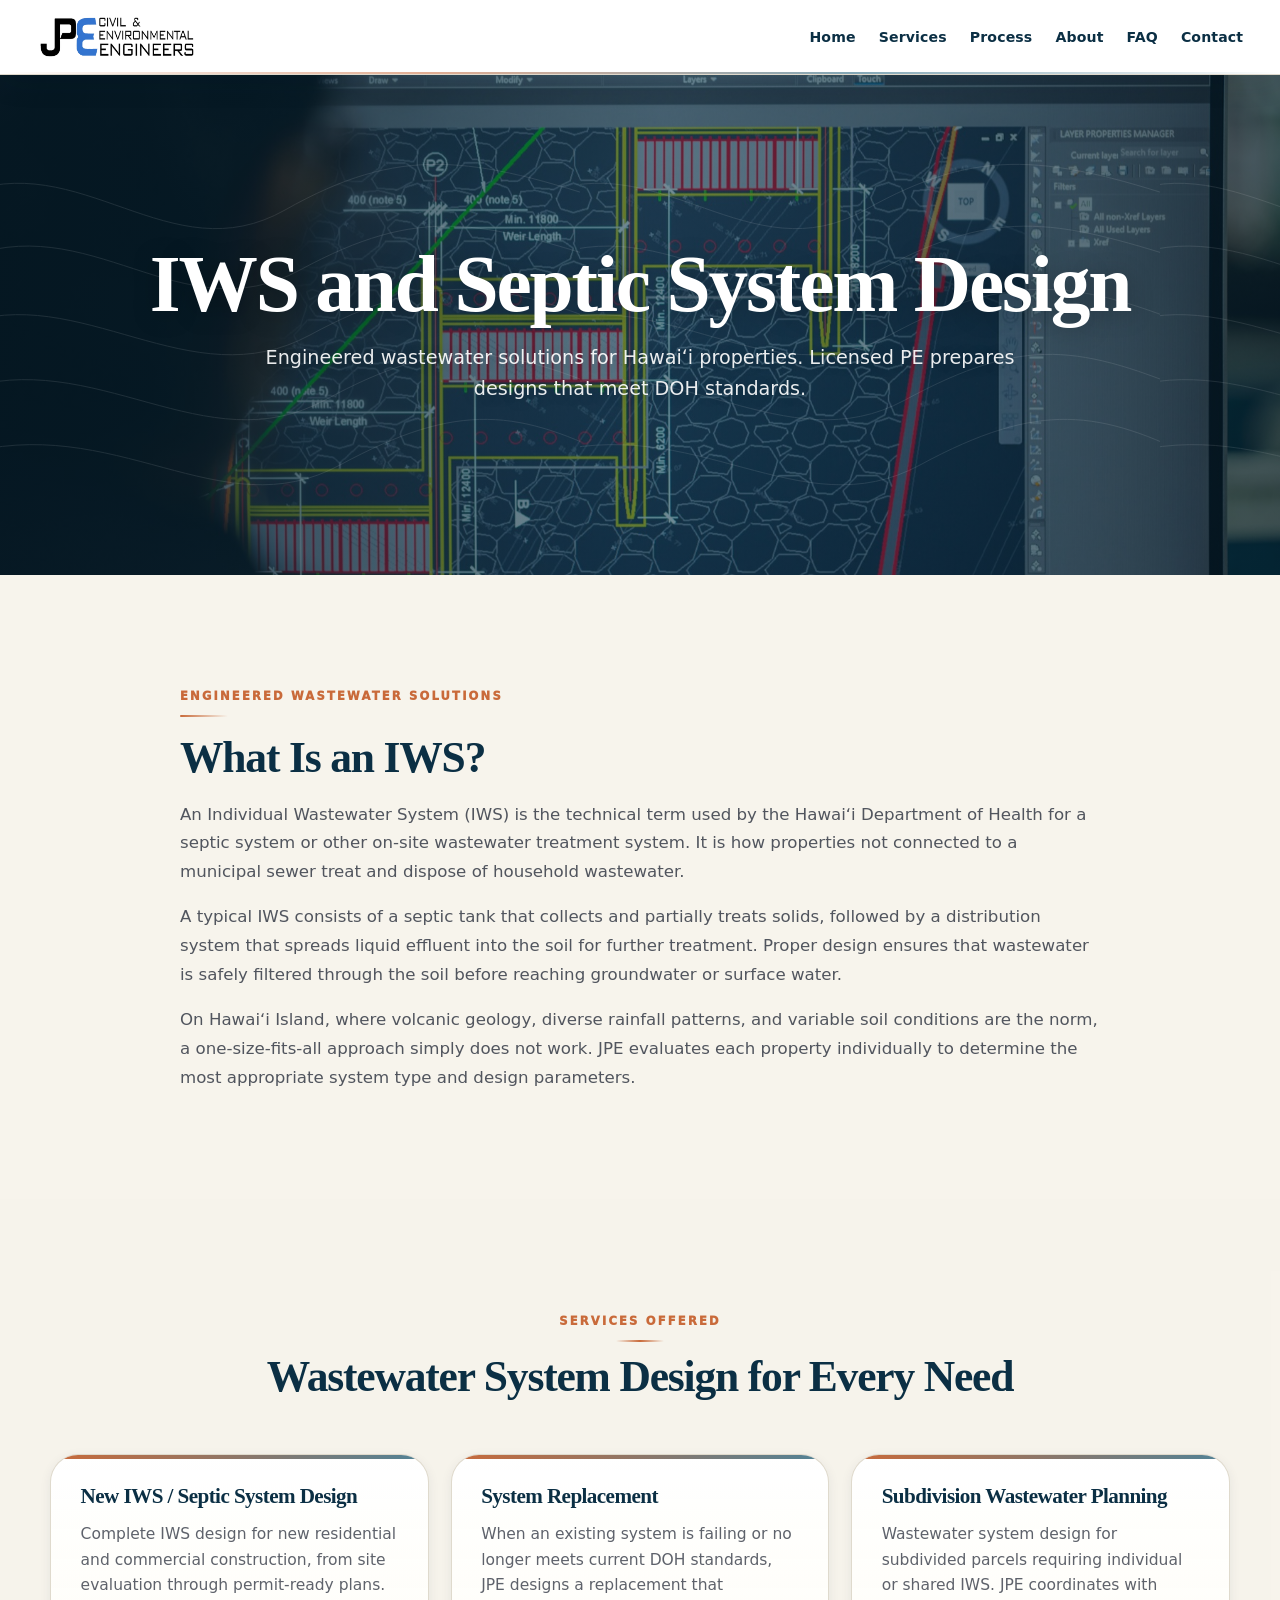
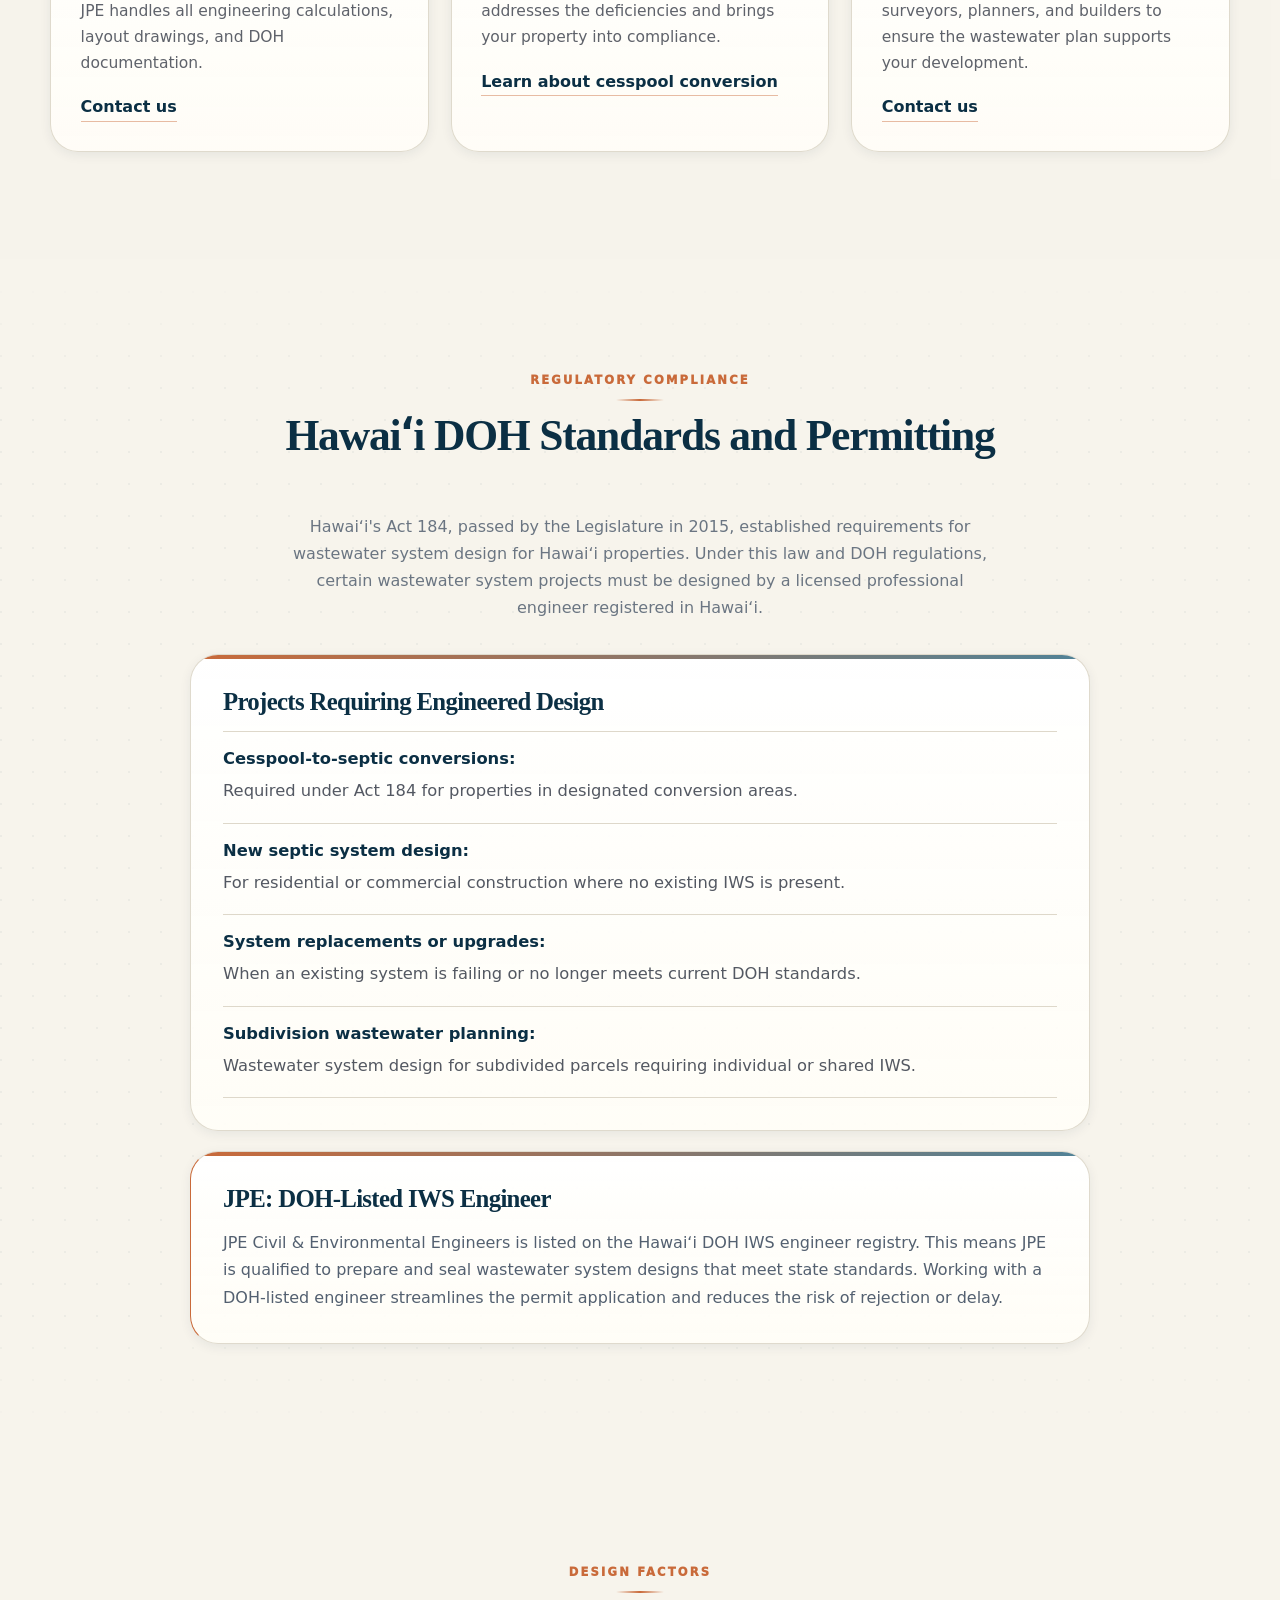
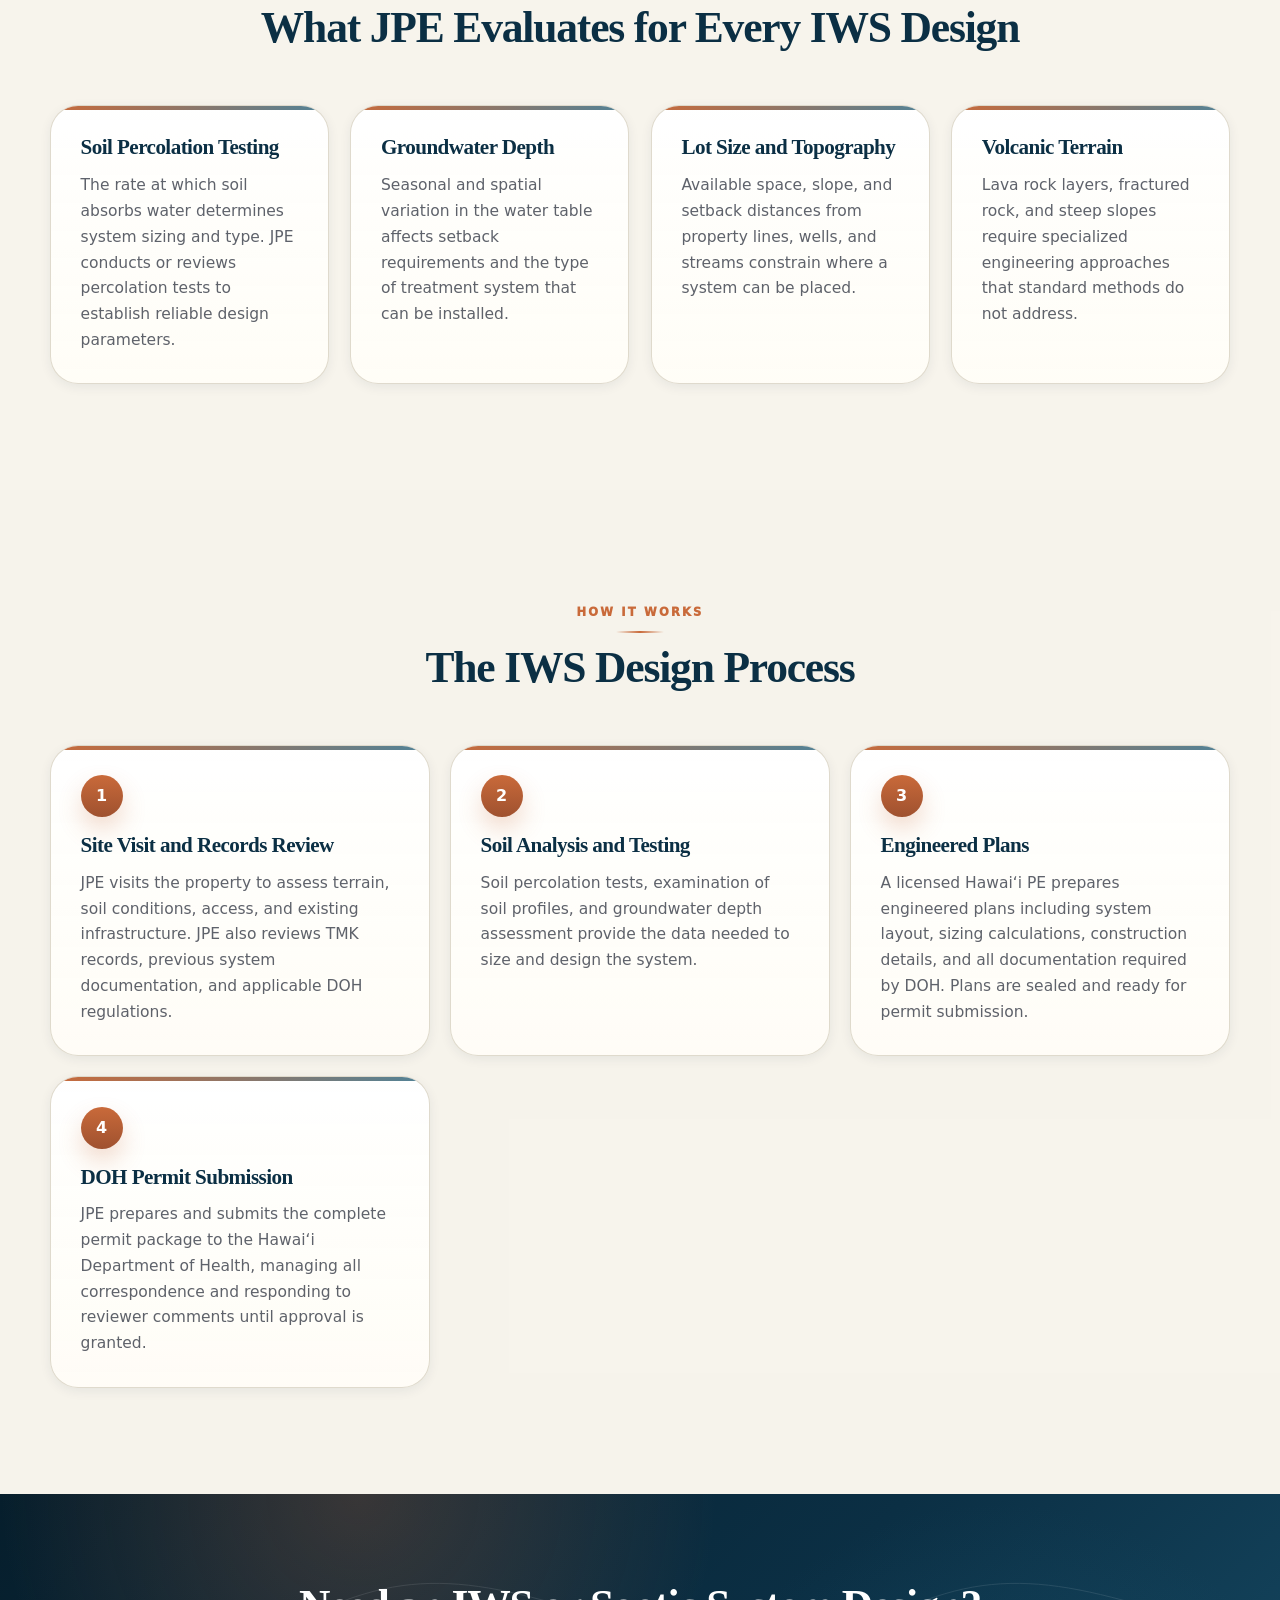
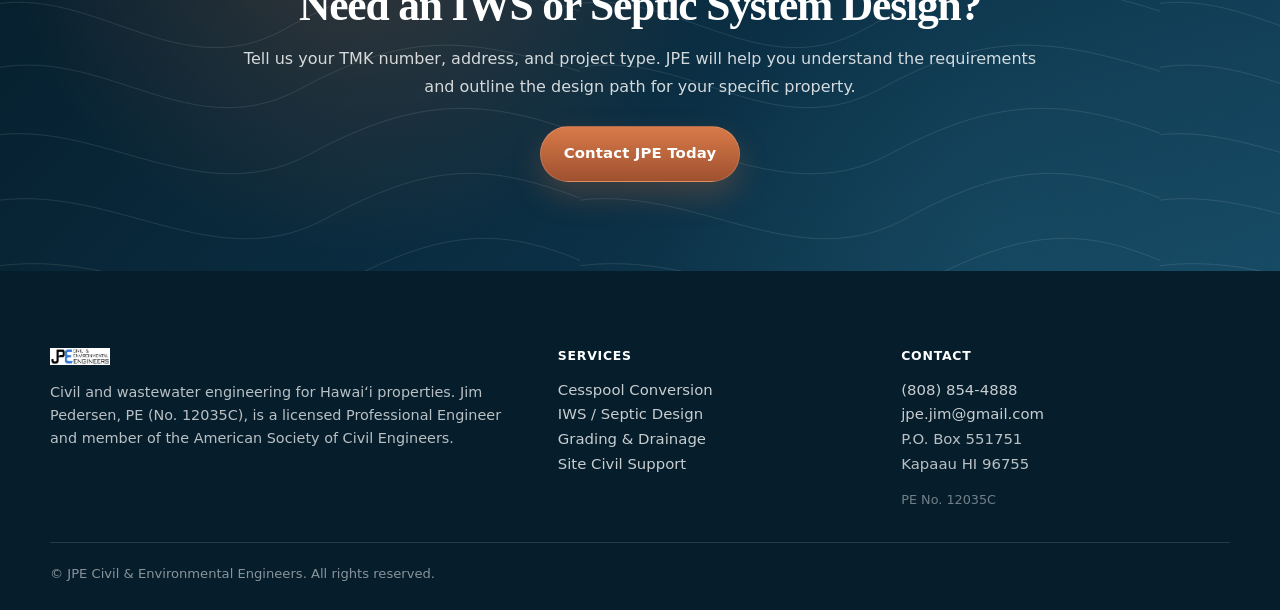
<file: iws-septic-design.html>
<!DOCTYPE html>

<html lang="en">
<head>
<meta charset="utf-8"/>
<meta content="width=device-width, initial-scale=1.0" name="viewport"/>
<title>IWS / Septic Design | JPE Civil &amp; Environmental Engineers</title>
<meta content="IWS and septic system design for Hawaiʻi properties, prepared by Jim Pedersen, PE, for DOH wastewater requirements." name="description"/>
<meta content="index, follow" name="robots"/>
<link href="assets/css/styles.css" rel="stylesheet"/>
<script type="application/ld+json">
{
  "@context": "https://schema.org",
  "@type": "Service",
  "serviceType": "IWS and Septic System Design",
  "provider": {
    "@type": "LocalBusiness",
    "name": "JPE Civil & Environmental Engineers",
    "telephone": "+1-808-854-4888",
    "email": "jpe.jim@gmail.com",
    "address": {
      "@type": "PostalAddress",
      "postOfficeBoxNumber": "551751",
      "addressLocality": "Kapaau",
      "addressRegion": "HI",
      "postalCode": "96755"
    }
  },
  "areaServed": {
    "@type": "Place",
    "name": "Hawaiʻi Island (Big Island)"
  },
  "description": "Professional IWS and septic system design engineering for Hawaiʻi Island. Licensed PE prepares site-specific designs that meet DOH standards, manages permitting, and guides property owners from initial evaluation through final inspection.",
  "offers": {
    "@type": "Offer",
    "availability": "https://schema.org/InStock",
    "url": "contact.html"
  }
}
</script>
<!-- Favicons -->
<link href="https://hawaiisystemscoord-afk.github.io/jpe-website-preview/iws-septic-design.html" rel="canonical"/><meta content="website" property="og:type"/><meta content="IWS / Septic Design | JPE Civil &amp; Environmental Engineers" property="og:title"/><meta content="IWS and septic system design for Hawaiʻi properties, prepared by Jim Pedersen, PE, for DOH wastewater requirements." property="og:description"/><meta content="https://hawaiisystemscoord-afk.github.io/jpe-website-preview/iws-septic-design.html" property="og:url"/><meta content="JPE Civil &amp; Environmental Engineers" property="og:site_name"/><meta content="https://hawaiisystemscoord-afk.github.io/jpe-website-preview/assets/img/hero-hawaii-coast-rural-land.jpg" property="og:image"/><meta content="summary_large_image" name="twitter:card"/><meta content="IWS / Septic Design | JPE Civil &amp; Environmental Engineers" name="twitter:title"/><meta content="IWS and septic system design for Hawaiʻi properties, prepared by Jim Pedersen, PE, for DOH wastewater requirements." name="twitter:description"/><meta content="https://hawaiisystemscoord-afk.github.io/jpe-website-preview/assets/img/hero-hawaii-coast-rural-land.jpg" name="twitter:image"/><link href="assets/img/favicon.ico" rel="icon" sizes="any"/><link href="assets/img/favicon-16x16.png" rel="icon" sizes="16x16" type="image/png"/><link href="assets/img/favicon-32x32.png" rel="icon" sizes="32x32" type="image/png"/><link href="assets/img/apple-touch-icon.png" rel="apple-touch-icon" sizes="180x180"/><link href="site.webmanifest" rel="manifest"/></head>
<body class="page-iws-septic-design">
<!-- Header -->
<header class="site-header">
<div class="header-inner">
<a aria-label="JPE home" class="site-logo-pill" href="index.html">
<img alt="JPE logo" height="48" src="assets/img/jpe-logo-white-bg.png" width="160"/>
</a>
<nav aria-label="Primary navigation" class="main-nav">
<ul class="nav-list">
<li><a class="nav-link" href="index.html">Home</a></li>
<li><a class="nav-link" href="index.html#services">Services</a></li>
<li><a class="nav-link" href="process.html">Process</a></li>
<li><a class="nav-link" href="about.html">About</a></li>
<li><a class="nav-link" href="faq.html">FAQ</a></li>
<li><a class="nav-link" href="contact.html">Contact</a></li>
</ul>
</nav>
<button aria-controls="mobile-nav" aria-expanded="false" aria-label="Toggle navigation menu" class="menu-toggle">
<span class="hamburger-line"></span>
<span class="hamburger-line"></span>
<span class="hamburger-line"></span>
</button>
</div>
</header>
<!-- Mobile Nav Overlay -->
<nav aria-label="Mobile navigation" class="mobile-nav" id="mobile-nav">
<ul class="nav-list">
<li><a class="nav-link" href="index.html">Home</a></li>
<li><a class="nav-link" href="index.html#services">Services</a></li>
<li><a class="nav-link" href="process.html">Process</a></li>
<li><a class="nav-link" href="about.html">About</a></li>
<li><a class="nav-link" href="faq.html">FAQ</a></li>
<li><a class="nav-link" href="contact.html">Contact</a></li>
</ul>
</nav>
<main>
<!-- Page Header -->
<section class="page-header-overlay page-header-overlay--strong" style="background-image: url('assets/img/civil-engineering-cad-plans.jpg');">
<div class="page-header-content">
<h1>IWS and Septic System Design</h1>
<p>Engineered wastewater solutions for Hawaiʻi properties. Licensed PE prepares designs that meet DOH standards.</p>
</div>
</section>
<!-- Intro: What Is an IWS -->
<section class="section">
<div class="content-block">
<div class="service-hero-layout">
<div>
<span class="section-label">Engineered Wastewater Solutions</span>
<h2 style="margin-top:var(--sm);">What Is an IWS?</h2>
<p>An Individual Wastewater System (IWS) is the technical term used by the Hawaiʻi Department of Health for a septic system or other on-site wastewater treatment system. It is how properties not connected to a municipal sewer treat and dispose of household wastewater.</p>
<p>A typical IWS consists of a septic tank that collects and partially treats solids, followed by a distribution system that spreads liquid effluent into the soil for further treatment. Proper design ensures that wastewater is safely filtered through the soil before reaching groundwater or surface water.</p>
<p>On Hawaiʻi Island, where volcanic geology, diverse rainfall patterns, and variable soil conditions are the norm, a one-size-fits-all approach simply does not work. JPE evaluates each property individually to determine the most appropriate system type and design parameters.</p>
</div>
</div>
</div>
</section>
<!-- Services Offered -->
<section class="section section-alt">
<div class="content-block">
<div class="section-header">
<span class="section-label">Services Offered</span>
<h2>Wastewater System Design for Every Need</h2>
</div>
<div class="services-grid">
<article class="service-card">
<div class="service-card-body">
<h3>New IWS / Septic System Design</h3>
<p>Complete IWS design for new residential and commercial construction, from site evaluation through permit-ready plans. JPE handles all engineering calculations, layout drawings, and DOH documentation.</p>
<a class="card-link" href="contact.html">Contact us</a>
</div>
</article>
<article class="service-card">
<div class="service-card-body">
<h3>System Replacement</h3>
<p>When an existing system is failing or no longer meets current DOH standards, JPE designs a replacement that addresses the deficiencies and brings your property into compliance.</p>
<a class="card-link" href="cesspool-conversion.html">Learn about cesspool conversion </a>
</div>
</article>
<article class="service-card">
<div class="service-card-body">
<h3>Subdivision Wastewater Planning</h3>
<p>Wastewater system design for subdivided parcels requiring individual or shared IWS. JPE coordinates with surveyors, planners, and builders to ensure the wastewater plan supports your development.</p>
<a class="card-link" href="contact.html">Contact us</a>
</div>
</article>
</div>
</div>
</section>
<!-- DOH Compliance -->
<section class="section blueprint-bg">
<div class="content-block">
<div class="section-header">
<span class="section-label">Regulatory Compliance</span>
<h2>Hawaiʻi DOH Standards and Permitting</h2>
</div>
<div style="max-width:800px;margin:0 auto;">
<p style="text-align:center;max-width:700px;margin:0 auto var(--lg);opacity:0.85;line-height:1.7;">Hawaiʻi's Act 184, passed by the Legislature in 2015, established requirements for wastewater system design for Hawaiʻi properties. Under this law and DOH regulations, certain wastewater system projects must be designed by a licensed professional engineer registered in Hawaiʻi.</p>
<div class="info-box" style="margin-bottom:var(--md);">
<h4>Projects Requiring Engineered Design</h4>
<ul class="feature-list" style="margin-top:var(--sm);">
<li><strong>Cesspool-to-septic conversions:</strong> Required under Act 184 for properties in designated conversion areas.</li>
<li><strong>New septic system design:</strong> For residential or commercial construction where no existing IWS is present.</li>
<li><strong>System replacements or upgrades:</strong> When an existing system is failing or no longer meets current DOH standards.</li>
<li><strong>Subdivision wastewater planning:</strong> Wastewater system design for subdivided parcels requiring individual or shared IWS.</li>
</ul>
</div>
<div class="info-box" style="border-left-color:var(--action-orange);">
<h4>JPE: DOH-Listed IWS Engineer</h4>
<p>JPE Civil &amp; Environmental Engineers is listed on the Hawaiʻi DOH IWS engineer registry. This means JPE is qualified to prepare and seal wastewater system designs that meet state standards. Working with a DOH-listed engineer streamlines the permit application and reduces the risk of rejection or delay.</p>
</div>
</div>
</div>
</section>
<!-- Design Considerations -->
<section class="section">
<div class="content-block">
<div class="section-header">
<span class="section-label">Design Factors</span>
<h2>What JPE Evaluates for Every IWS Design</h2>
</div>
<div class="services-grid" style="grid-template-columns:repeat(auto-fit,minmax(240px,1fr));">
<article class="service-card">
<div class="service-card-body">
<h3>Soil Percolation Testing</h3>
<p>The rate at which soil absorbs water determines system sizing and type. JPE conducts or reviews percolation tests to establish reliable design parameters.</p>
</div>
</article>
<article class="service-card">
<div class="service-card-body">
<h3>Groundwater Depth</h3>
<p>Seasonal and spatial variation in the water table affects setback requirements and the type of treatment system that can be installed.</p>
</div>
</article>
<article class="service-card">
<div class="service-card-body">
<h3>Lot Size and Topography</h3>
<p>Available space, slope, and setback distances from property lines, wells, and streams constrain where a system can be placed.</p>
</div>
</article>
<article class="service-card">
<div class="service-card-body">
<h3>Volcanic Terrain</h3>
<p>Lava rock layers, fractured rock, and steep slopes require specialized engineering approaches that standard methods do not address.</p>
</div>
</article>
</div>
</div>
</section>
<!-- Process Overview -->
<section class="section section-alt">
<div class="content-block">
<div class="section-header">
<span class="section-label">How It Works</span>
<h2>The IWS Design Process</h2>
</div>
<div class="process-steps-3">
<div class="process-step">
<div aria-hidden="true" class="step-number">1</div>
<h3>Site Visit and Records Review</h3>
<p>JPE visits the property to assess terrain, soil conditions, access, and existing infrastructure. JPE also reviews TMK records, previous system documentation, and applicable DOH regulations.</p>
</div>
<div class="process-step">
<div aria-hidden="true" class="step-number">2</div>
<h3>Soil Analysis and Testing</h3>
<p>Soil percolation tests, examination of soil profiles, and groundwater depth assessment provide the data needed to size and design the system.</p>
</div>
<div class="process-step">
<div aria-hidden="true" class="step-number">3</div>
<h3>Engineered Plans</h3>
<p>A licensed Hawaiʻi PE prepares engineered plans including system layout, sizing calculations, construction details, and all documentation required by DOH. Plans are sealed and ready for permit submission.</p>
</div>
<div class="process-step">
<div aria-hidden="true" class="step-number">4</div>
<h3>DOH Permit Submission</h3>
<p>JPE prepares and submits the complete permit package to the Hawaiʻi Department of Health, managing all correspondence and responding to reviewer comments until approval is granted.</p>
</div>
</div>
</div>
</section>
<!-- CTA -->
<section class="cta-banner">
<div class="cta-banner-content">
<h2>Need an IWS or Septic System Design?</h2>
<p>Tell us your TMK number, address, and project type. JPE will help you understand the requirements and outline the design path for your specific property.</p>
<a class="btn btn-primary" href="contact.html">Contact JPE Today</a>
</div>
</section>
</main>
<!-- Footer -->
<footer class="site-footer">
<div class="footer-inner">
<div class="footer-col footer-brand-col">
<div class="footer-brand footer-logo-only">
<img alt="" aria-hidden="true" height="12" src="assets/img/jpe-logo-white-bg.png" width="40"/>
</div>
<p style="font-size:0.9rem;line-height:1.6;">Civil and wastewater engineering for Hawaiʻi properties. Jim Pedersen, PE (No. 12035C), is a licensed Professional Engineer and member of the American Society of Civil Engineers.</p>
</div>
<div class="footer-col">
<h4>Services</h4>
<ul>
<li><a href="cesspool-conversion.html">Cesspool Conversion</a></li>
<li><a href="iws-septic-design.html">IWS / Septic Design</a></li>
<li><a href="grading-drainage.html">Grading &amp; Drainage</a></li>
<li><a href="contact.html">Site Civil Support</a></li>
</ul>
</div>
<div class="footer-col">
<h4>Contact</h4>
<ul>
<li><a href="tel:+18088544888">(808) 854-4888</a></li>
<li><a href="mailto:jpe.jim@gmail.com">jpe.jim@gmail.com</a></li>
<li>P.O. Box 551751<br/>Kapaau HI 96755</li>
</ul>
<p style="font-size:0.8rem;opacity:0.6;margin-top:var(--sm);">PE No. 12035C</p>
</div>
</div>
<div class="footer-bottom">
<p>© JPE Civil &amp; Environmental Engineers. All rights reserved.</p>
</div>
</footer>
<script defer="" src="assets/js/main.js"></script>
</body>
</html>
</file>
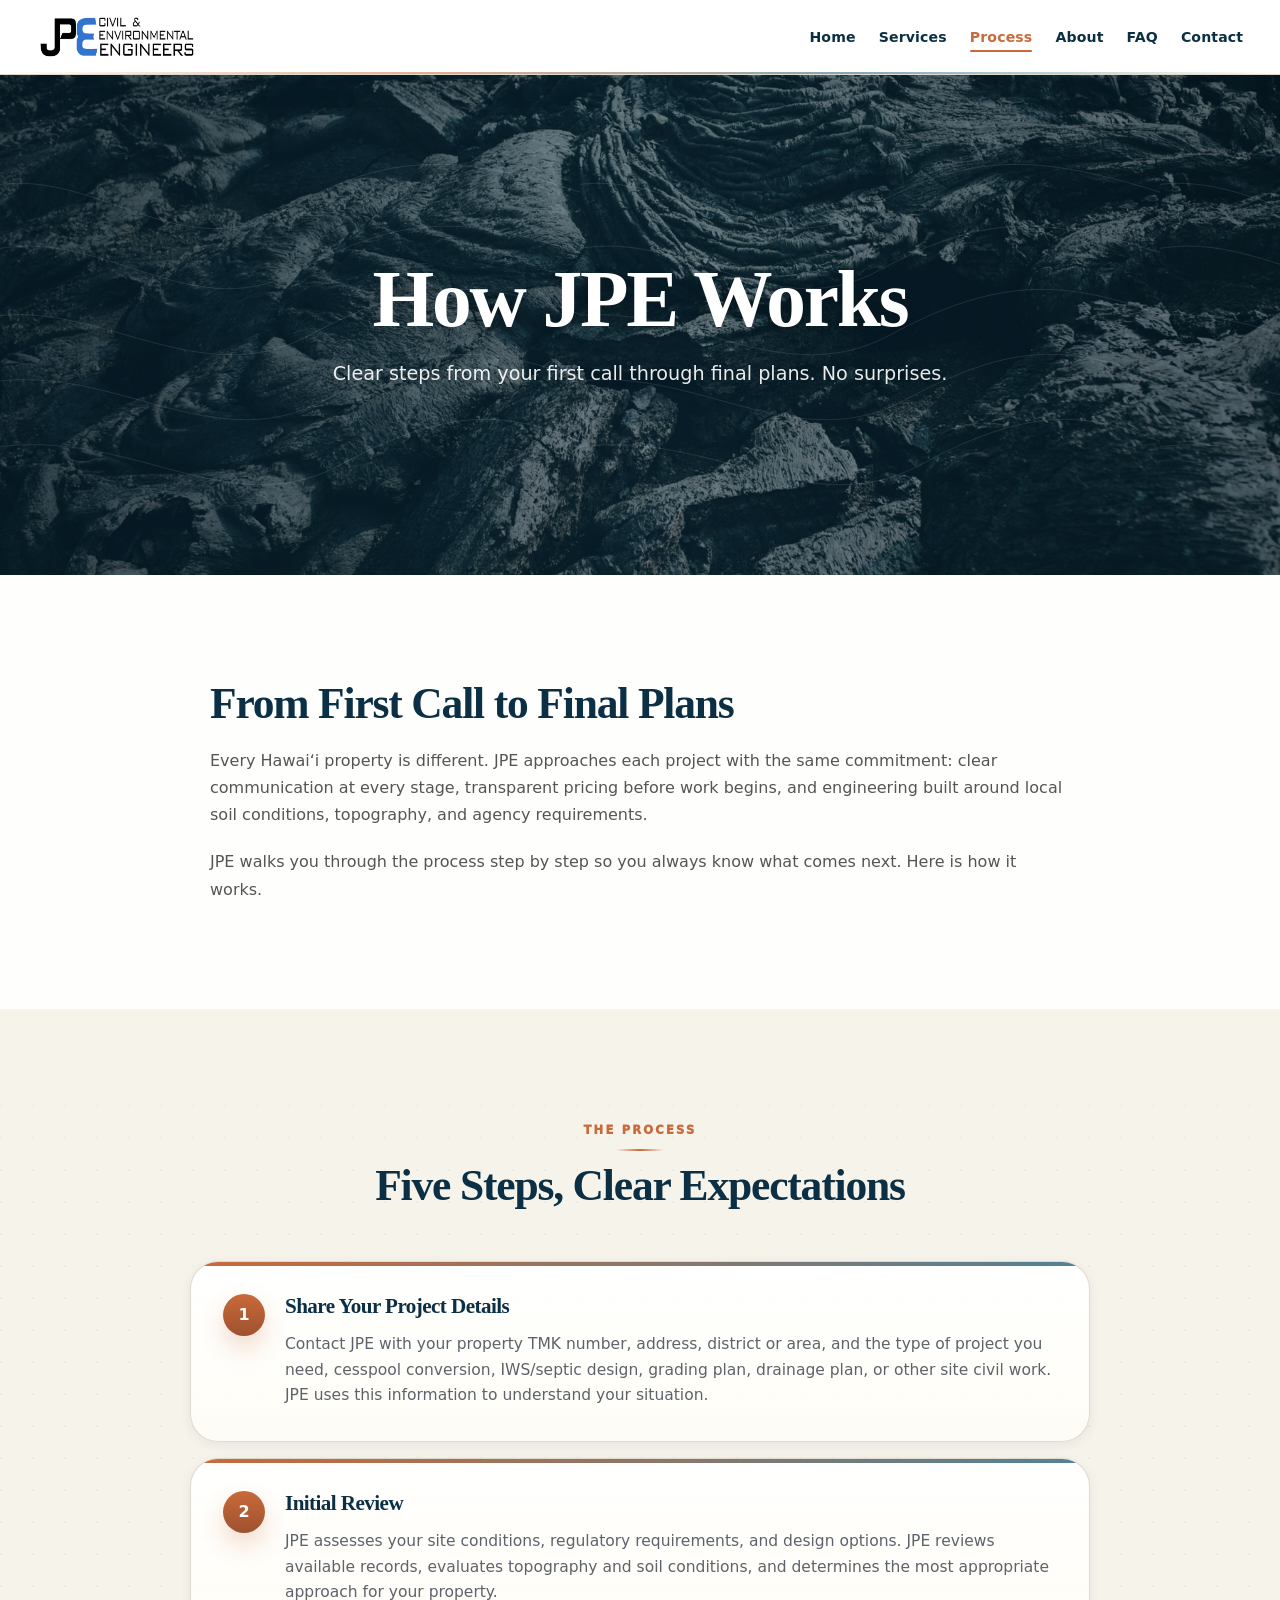
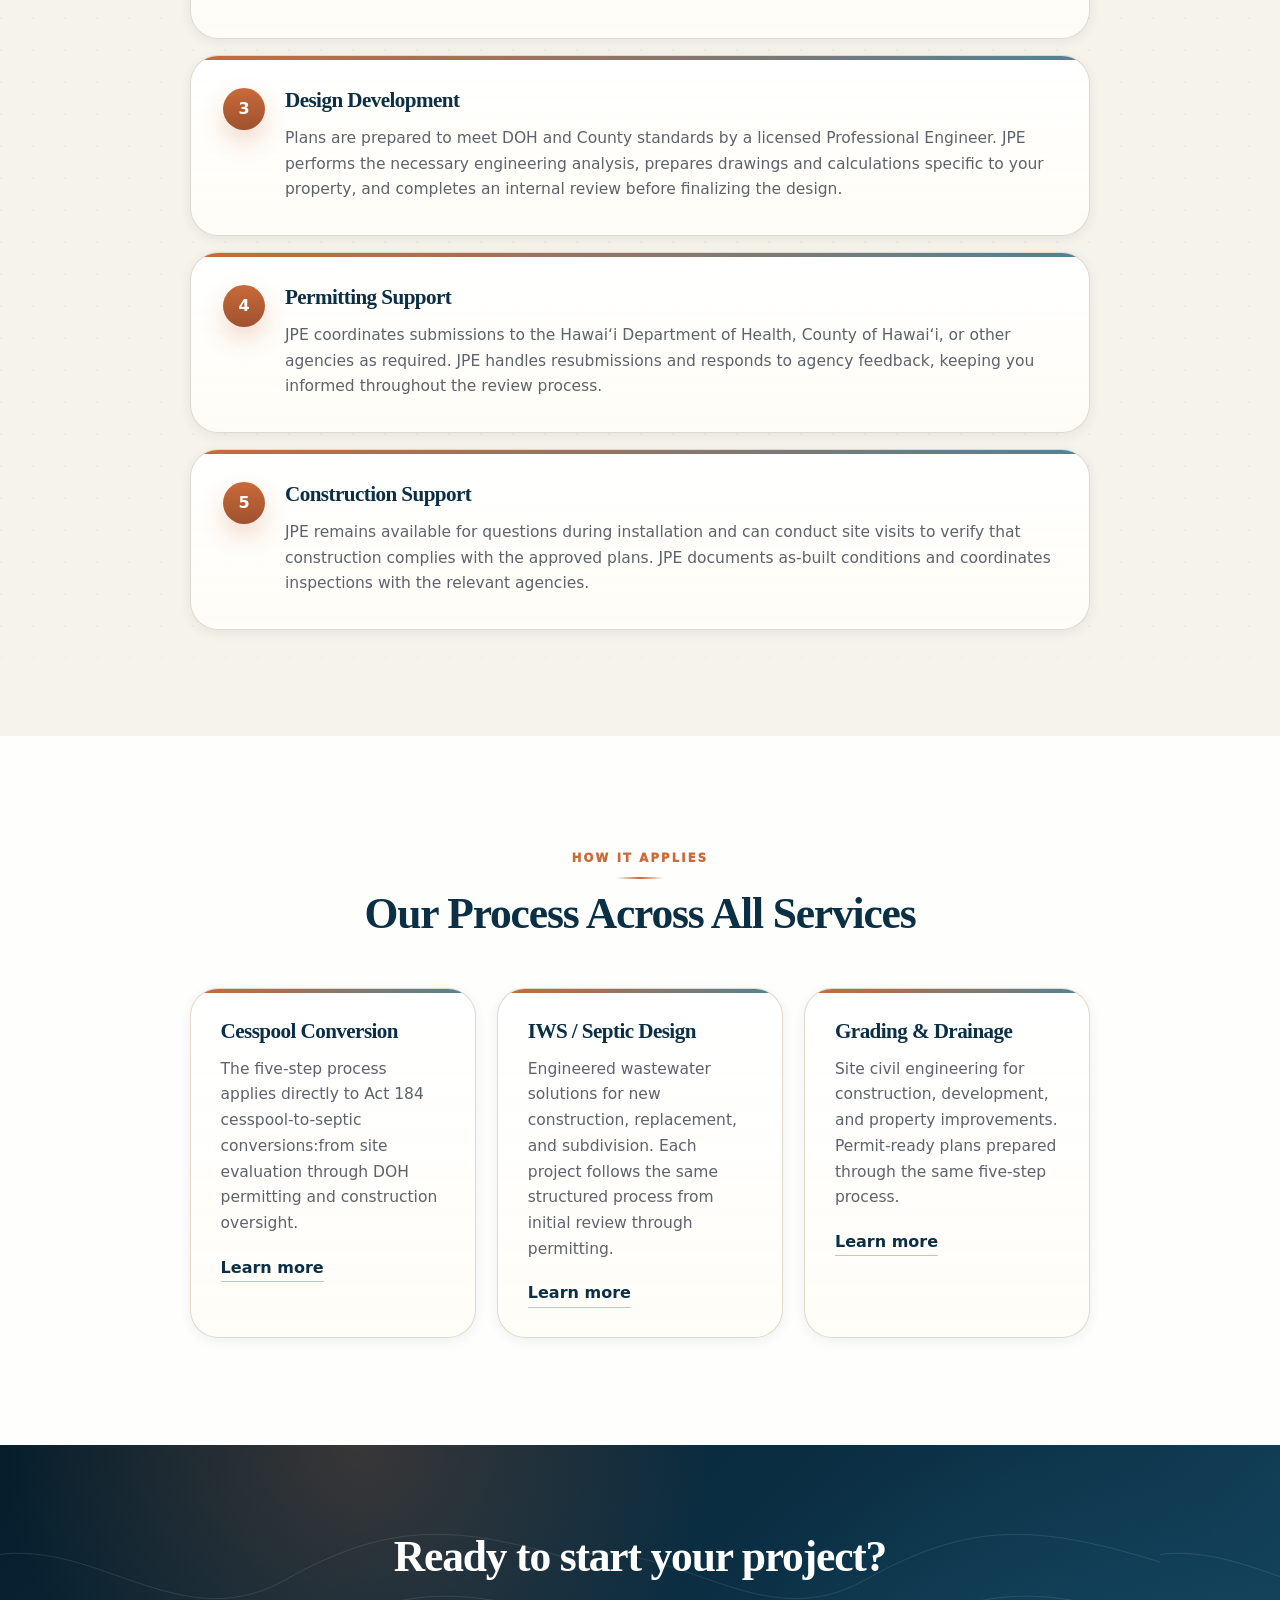
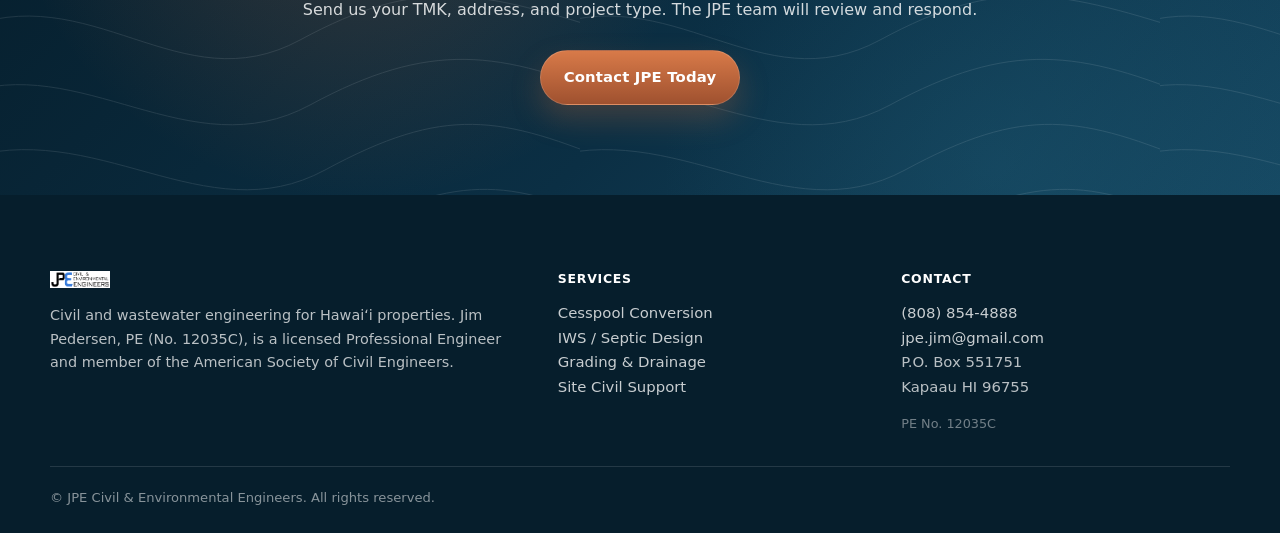
<file: process.html>
<!DOCTYPE html>

<html lang="en">
<head>
<meta charset="utf-8"/>
<meta content="width=device-width, initial-scale=1.0" name="viewport"/>
<title>How JPE Works | JPE Civil &amp; Environmental Engineers</title>
<meta content="How JPE works with property owners, builders, contractors, and design professionals from TMK review through final engineering plans." name="description"/>
<meta content="index, follow" name="robots"/>
<link href="assets/css/styles.css" rel="stylesheet"/>
<!-- JSON-LD Structured Data -->
<script type="application/ld+json">
{
  "@context": "https://schema.org",
  "@type": "Service",
  "serviceType": "Engineering Project Process",
  "provider": {
    "@type": "LocalBusiness",
    "name": "JPE Civil & Environmental Engineers",
    "telephone": "+1-808-854-4888",
    "email": "jpe.jim@gmail.com",
    "address": {
      "@type": "PostalAddress",
      "postOfficeBoxNumber": "551751",
      "addressLocality": "Kapaau",
      "addressRegion": "HI",
      "postalCode": "96755"
    }
  },
  "areaServed": {
    "@type": "Place",
    "name": "Hawaiʻi"
  },
  "description": "JPE's five-step process: share project details, initial site review, design development, permitting support, and construction support for civil and wastewater engineering on Hawaiʻi properties",
  "offers": {
    "@type": "Offer",
    "availability": "https://schema.org/InStock",
    "url": "contact.html"
  }
}
</script>
<!-- Favicons -->
<link href="https://hawaiisystemscoord-afk.github.io/jpe-website-preview/process.html" rel="canonical"/><meta content="website" property="og:type"/><meta content="How JPE Works | JPE Civil &amp; Environmental Engineers" property="og:title"/><meta content="How JPE works with property owners, builders, contractors, and design professionals from TMK review through final engineering plans." property="og:description"/><meta content="https://hawaiisystemscoord-afk.github.io/jpe-website-preview/process.html" property="og:url"/><meta content="JPE Civil &amp; Environmental Engineers" property="og:site_name"/><meta content="https://hawaiisystemscoord-afk.github.io/jpe-website-preview/assets/img/hero-hawaii-coast-rural-land.jpg" property="og:image"/><meta content="summary_large_image" name="twitter:card"/><meta content="How JPE Works | JPE Civil &amp; Environmental Engineers" name="twitter:title"/><meta content="How JPE works with property owners, builders, contractors, and design professionals from TMK review through final engineering plans." name="twitter:description"/><meta content="https://hawaiisystemscoord-afk.github.io/jpe-website-preview/assets/img/hero-hawaii-coast-rural-land.jpg" name="twitter:image"/><link href="assets/img/favicon.ico" rel="icon" sizes="any"/><link href="assets/img/favicon-16x16.png" rel="icon" sizes="16x16" type="image/png"/><link href="assets/img/favicon-32x32.png" rel="icon" sizes="32x32" type="image/png"/><link href="assets/img/apple-touch-icon.png" rel="apple-touch-icon" sizes="180x180"/><link href="site.webmanifest" rel="manifest"/></head>
<body class="page-process">
<!-- Header -->
<header class="site-header">
<div class="header-inner">
<a aria-label="JPE home" class="site-logo-pill" href="index.html">
<img alt="JPE logo" height="48" src="assets/img/jpe-logo-white-bg.png" width="160"/>
</a>
<nav aria-label="Primary navigation" class="main-nav">
<ul class="nav-list">
<li><a class="nav-link" href="index.html">Home</a></li>
<li><a class="nav-link" href="index.html#services">Services</a></li>
<li><a aria-current="page" class="nav-link" href="process.html">Process</a></li>
<li><a class="nav-link" href="about.html">About</a></li>
<li><a class="nav-link" href="faq.html">FAQ</a></li>
<li><a class="nav-link" href="contact.html">Contact</a></li>
</ul>
</nav>
<button aria-controls="mobile-nav" aria-expanded="false" aria-label="Toggle navigation menu" class="menu-toggle">
<span class="hamburger-line"></span>
<span class="hamburger-line"></span>
<span class="hamburger-line"></span>
</button>
</div>
</header>
<!-- Mobile Nav Overlay -->
<nav aria-label="Mobile navigation" class="mobile-nav" id="mobile-nav">
<ul class="nav-list">
<li><a class="nav-link" href="index.html">Home</a></li>
<li><a class="nav-link" href="index.html#services">Services</a></li>
<li><a aria-current="page" class="nav-link" href="process.html">Process</a></li>
<li><a class="nav-link" href="about.html">About</a></li>
<li><a class="nav-link" href="faq.html">FAQ</a></li>
<li><a class="nav-link" href="contact.html">Contact</a></li>
</ul>
</nav>
<main>
<!-- Page Header -->
<section class="page-header-overlay page-header-overlay--strong" style="background-image: url('assets/img/black-lava-site-conditions.jpg');">
<div class="page-header-content">
<h1>How JPE Works</h1>
<p style="color:rgba(255,255,255,0.85);font-size:clamp(1rem,2.5vw,1.15rem);max-width:640px;margin:var(--sm) auto 0;line-height:1.5;">Clear steps from your first call through final plans. No surprises.</p>
</div>
</section>
<!-- Intro -->
<section class="section section-white">
<div class="content-block" style="max-width:860px;margin-left:auto;margin-right:auto;">
<h2 style="margin-bottom:var(--md);">From First Call to Final Plans</h2>
<p style="color:#555;font-size:1rem;line-height:1.7;margin-bottom:var(--md);">Every Hawaiʻi property is different. JPE approaches each project with the same commitment: clear communication at every stage, transparent pricing before work begins, and engineering built around local soil conditions, topography, and agency requirements.</p>
<p style="color:#555;font-size:1rem;line-height:1.7;">JPE walks you through the process step by step so you always know what comes next. Here is how it works.</p>
</div>
</section>
<!-- Process Timeline -->
<section class="section section-alt blueprint-bg">
<div class="content-block">
<div style="text-align:center;margin-bottom:var(--xl);">
<span class="section-label">The Process</span>
<h2>Five Steps, Clear Expectations</h2>
</div>
<div class="timeline-steps">
<!-- Step 1 -->
<div class="timeline-step">
<span aria-hidden="true" class="timeline-number">1</span>
<h3>Share Your Project Details</h3>
<p>Contact JPE with your property TMK number, address, district or area, and the type of project you need, cesspool conversion, IWS/septic design, grading plan, drainage plan, or other site civil work. JPE uses this information to understand your situation.</p>
</div>
<!-- Step 2 -->
<div class="timeline-step">
<span aria-hidden="true" class="timeline-number">2</span>
<h3>Initial Review</h3>
<p>JPE assesses your site conditions, regulatory requirements, and design options. JPE reviews available records, evaluates topography and soil conditions, and determines the most appropriate approach for your property. </p>
</div>
<!-- Step 3 -->
<div class="timeline-step">
<span aria-hidden="true" class="timeline-number">3</span>
<h3>Design Development</h3>
<p>Plans are prepared to meet DOH and County standards by a licensed Professional Engineer. JPE performs the necessary engineering analysis, prepares drawings and calculations specific to your property, and completes an internal review before finalizing the design.</p>
</div>
<!-- Step 4 -->
<div class="timeline-step">
<span aria-hidden="true" class="timeline-number">4</span>
<h3>Permitting Support</h3>
<p>JPE coordinates submissions to the Hawaiʻi Department of Health, County of Hawaiʻi, or other agencies as required. JPE handles resubmissions and responds to agency feedback, keeping you informed throughout the review process.</p>
</div>
<!-- Step 5 -->
<div class="timeline-step">
<span aria-hidden="true" class="timeline-number">5</span>
<h3>Construction Support</h3>
<p>JPE remains available for questions during installation and can conduct site visits to verify that construction complies with the approved plans. JPE documents as-built conditions and coordinates inspections with the relevant agencies.</p>
</div>
</div>
</div>
</section>
<!-- How JPE's Services Fit the Process -->
<section class="section section-white">
<div class="content-block">
<div style="text-align:center;margin-bottom:var(--xl);">
<span class="section-label">How It Applies</span>
<h2>Our Process Across All Services</h2>
</div>
<div class="services-grid" style="max-width:900px;margin:0 auto;">
<article class="service-card">
<div class="service-card-body">
<h3>Cesspool Conversion</h3>
<p>The five-step process applies directly to Act 184 cesspool-to-septic conversions:from site evaluation through DOH permitting and construction oversight.</p>
<a class="card-link" href="cesspool-conversion.html">Learn more</a>
</div>
</article>
<article class="service-card">
<div class="service-card-body">
<h3>IWS / Septic Design</h3>
<p>Engineered wastewater solutions for new construction, replacement, and subdivision. Each project follows the same structured process from initial review through permitting.</p>
<a class="card-link" href="iws-septic-design.html">Learn more</a>
</div>
</article>
<article class="service-card">
<div class="service-card-body">
<h3>Grading &amp; Drainage</h3>
<p>Site civil engineering for construction, development, and property improvements. Permit-ready plans prepared through the same five-step process.</p>
<a class="card-link" href="grading-drainage.html">Learn more</a>
</div>
</article>
</div>
</div>
</section>
<!-- CTA Banner -->
<section class="cta-banner">
<div class="cta-banner-content">
<h2>Ready to start your project?</h2>
<p>Send us your TMK, address, and project type. The JPE team will review and respond.</p>
<a class="btn btn-primary" href="contact.html">Contact JPE Today</a>
</div>
</section>
</main>
<!-- Footer -->
<footer class="site-footer">
<div class="footer-inner">
<div class="footer-col footer-brand-col">
<div class="footer-brand footer-logo-only">
<img alt="" aria-hidden="true" height="12" src="assets/img/jpe-logo-white-bg.png" width="40"/>
</div>
<p style="font-size:0.9rem;line-height:1.6;">Civil and wastewater engineering for Hawaiʻi properties. Jim Pedersen, PE (No. 12035C), is a licensed Professional Engineer and member of the American Society of Civil Engineers.</p>
</div>
<div class="footer-col">
<h4>Services</h4>
<ul>
<li><a href="cesspool-conversion.html">Cesspool Conversion</a></li>
<li><a href="iws-septic-design.html">IWS / Septic Design</a></li>
<li><a href="grading-drainage.html">Grading &amp; Drainage</a></li>
<li><a href="contact.html">Site Civil Support</a></li>
</ul>
</div>
<div class="footer-col">
<h4>Contact</h4>
<ul>
<li><a href="tel:+18088544888">(808) 854-4888</a></li>
<li><a href="mailto:jpe.jim@gmail.com">jpe.jim@gmail.com</a></li>
<li>P.O. Box 551751<br/>Kapaau HI 96755</li>
</ul>
<p style="font-size:0.8rem;opacity:0.6;margin-top:var(--sm);">PE No. 12035C</p>
</div>
</div>
<div class="footer-bottom">
<p>© JPE Civil &amp; Environmental Engineers. All rights reserved.</p>
</div>
</footer>
<script defer="" src="assets/js/main.js"></script>
</body>
</html>
</file>
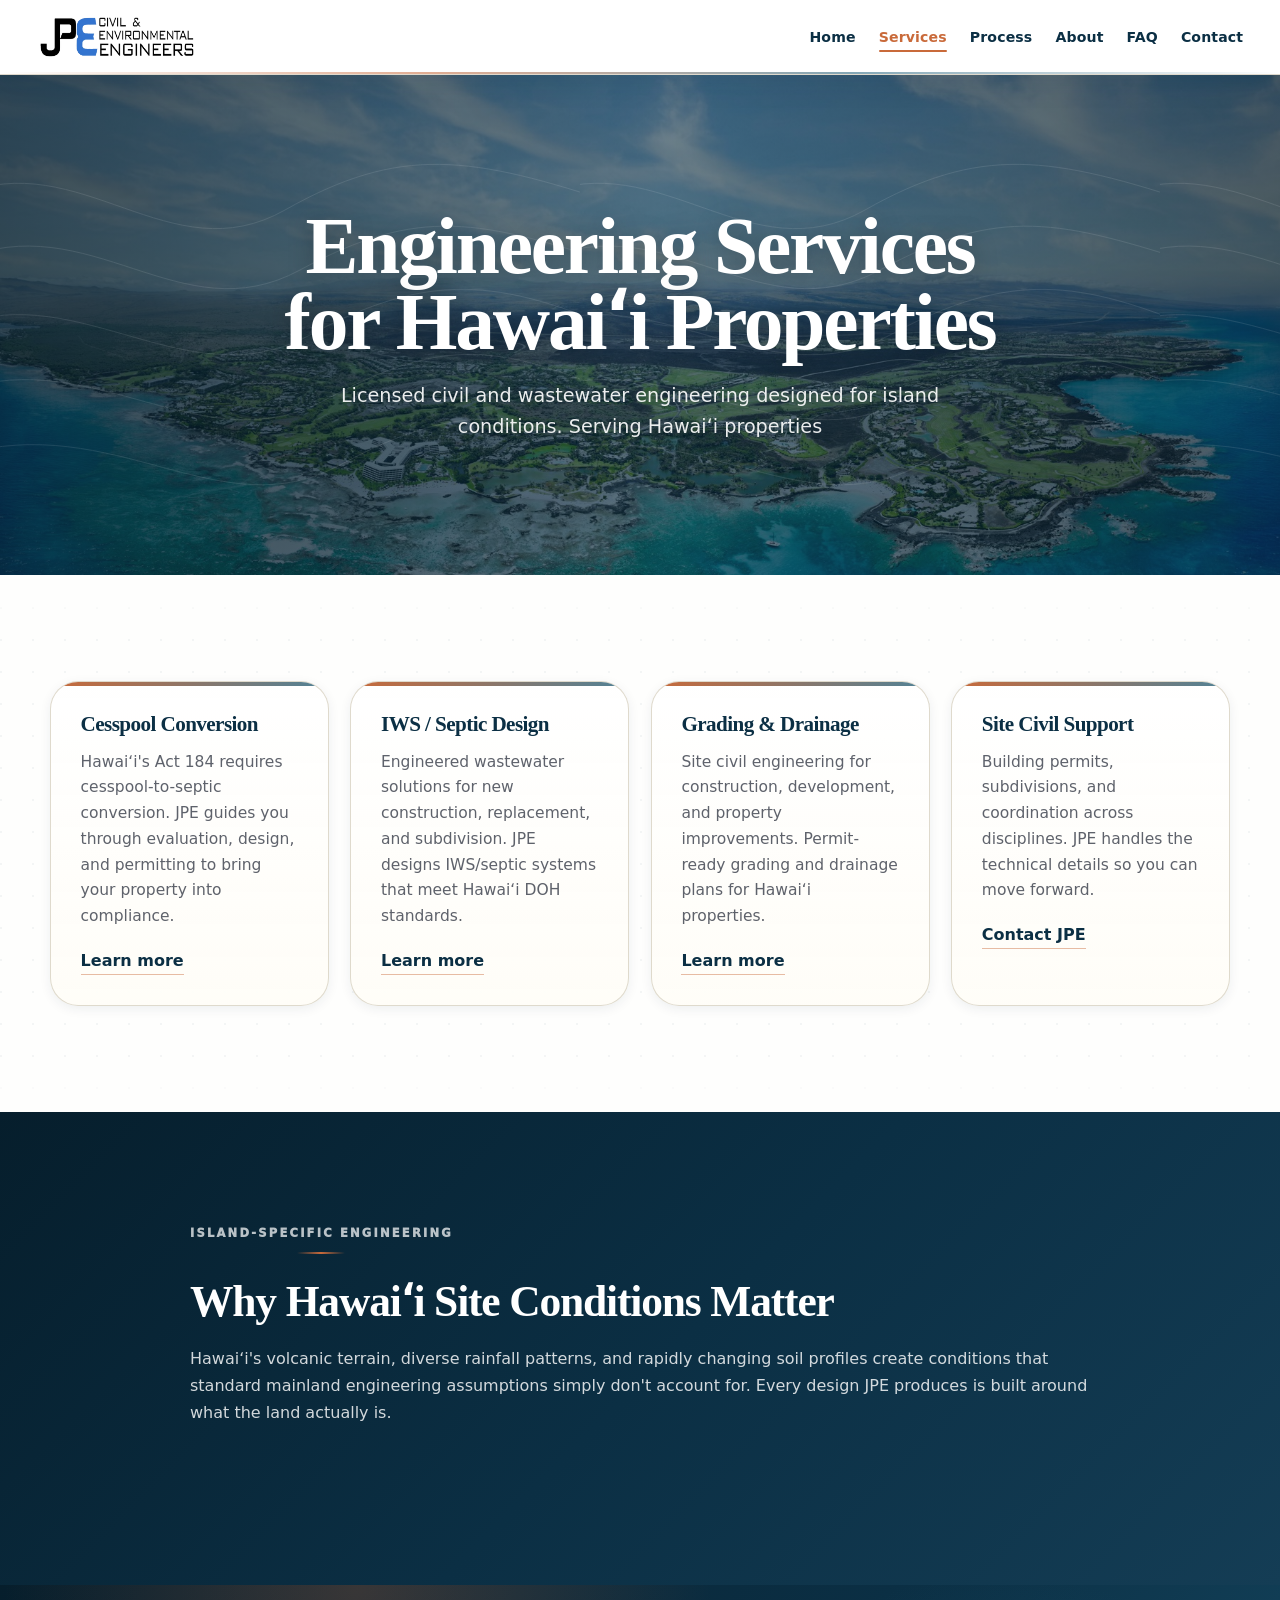
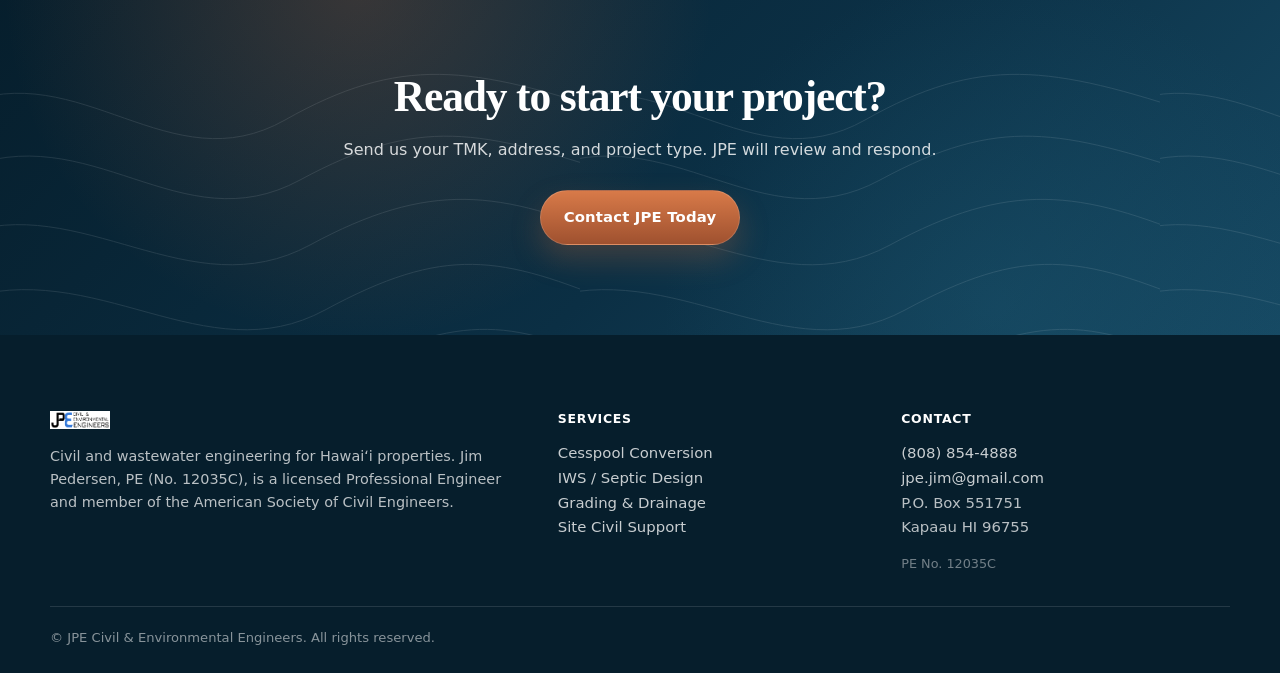
<file: services.html>
<!DOCTYPE html>

<html lang="en">
<head>
<meta charset="utf-8"/>
<meta content="width=device-width, initial-scale=1.0" name="viewport"/>
<title>Services | JPE Civil &amp; Environmental Engineers</title>
<meta content="Civil and environmental engineering services for Hawaiʻi properties, including wastewater systems, cesspool conversion, IWS/septic design, grading, drainage, and site-civil support." name="description"/>
<meta content="index, follow" name="robots"/>
<link href="assets/css/styles.css" rel="stylesheet"/>
<script type="application/ld+json">
{
  "@context": "https://schema.org",
  "@type": "WebPage",
  "name": "Engineering Services",
  "description": "JPE Civil & Environmental Engineers provides licensed civil and wastewater engineering services for Hawaiʻi properties.",
  "url": "https://hawaiisystemscoord-afk.github.io/jpe-website-preview/services.html"
}
</script>
<!-- Favicons -->
<link href="https://hawaiisystemscoord-afk.github.io/jpe-website-preview/services.html" rel="canonical"/><meta content="website" property="og:type"/><meta content="Services | JPE Civil &amp; Environmental Engineers" property="og:title"/><meta content="Civil and environmental engineering services for Hawaiʻi properties, including wastewater systems, cesspool conversion, IWS/septic design, grading, drainage, and site-civil support." property="og:description"/><meta content="https://hawaiisystemscoord-afk.github.io/jpe-website-preview/services.html" property="og:url"/><meta content="JPE Civil &amp; Environmental Engineers" property="og:site_name"/><meta content="https://hawaiisystemscoord-afk.github.io/jpe-website-preview/assets/img/hero-hawaii-coast-rural-land.jpg" property="og:image"/><meta content="summary_large_image" name="twitter:card"/><meta content="Services | JPE Civil &amp; Environmental Engineers" name="twitter:title"/><meta content="Civil and environmental engineering services for Hawaiʻi properties, including wastewater systems, cesspool conversion, IWS/septic design, grading, drainage, and site-civil support." name="twitter:description"/><meta content="https://hawaiisystemscoord-afk.github.io/jpe-website-preview/assets/img/hero-hawaii-coast-rural-land.jpg" name="twitter:image"/><link href="assets/img/favicon.ico" rel="icon" sizes="any"/><link href="assets/img/favicon-16x16.png" rel="icon" sizes="16x16" type="image/png"/><link href="assets/img/favicon-32x32.png" rel="icon" sizes="32x32" type="image/png"/><link href="assets/img/apple-touch-icon.png" rel="apple-touch-icon" sizes="180x180"/><link href="site.webmanifest" rel="manifest"/></head>
<body class="page-services">
<!-- Header -->
<header class="site-header">
<div class="header-inner">
<a aria-label="JPE home" class="site-logo-pill" href="index.html">
<img alt="JPE logo" height="48" src="assets/img/jpe-logo-white-bg.png" width="48"/>
</a>
<nav aria-label="Primary navigation" class="main-nav">
<ul class="nav-list">
<li><a class="nav-link" href="index.html">Home</a></li>
<li><a aria-current="page" class="nav-link" href="index.html#services">Services</a></li>
<li><a class="nav-link" href="process.html">Process</a></li>
<li><a class="nav-link" href="about.html">About</a></li>
<li><a class="nav-link" href="faq.html">FAQ</a></li>
<li><a class="nav-link" href="contact.html">Contact</a></li>
</ul>
</nav>
<button aria-controls="mobile-nav" aria-expanded="false" aria-label="Toggle navigation menu" class="menu-toggle">
<span class="hamburger-line"></span>
<span class="hamburger-line"></span>
<span class="hamburger-line"></span>
</button>
</div>
</header>
<!-- Mobile Nav Overlay -->
<nav aria-label="Mobile navigation" class="mobile-nav" id="mobile-nav">
<ul class="nav-list">
<li><a class="nav-link" href="index.html">Home</a></li>
<li><a aria-current="page" class="nav-link" href="index.html#services">Services</a></li>
<li><a class="nav-link" href="process.html">Process</a></li>
<li><a class="nav-link" href="about.html">About</a></li>
<li><a class="nav-link" href="faq.html">FAQ</a></li>
<li><a class="nav-link" href="contact.html">Contact</a></li>
</ul>
</nav>
<main>
<!-- Page Header -->
<section class="page-header-overlay page-header-overlay--strong" style="background-image: url('assets/img/services-hawaii-property-context.jpg');">
<div class="page-header-content">
<h1>Engineering Services for Hawaiʻi Properties</h1>
<p style="color:rgba(255,255,255,0.85);font-size:clamp(1rem,2.5vw,1.15rem);max-width:640px;margin:var(--sm) auto 0;line-height:1.5;">Licensed civil and wastewater engineering designed for island conditions. Serving Hawaiʻi properties</p>
</div>
</section>
<!-- Services Overview -->
<section class="section section-white topo-bg">
<div class="content-block">
<div class="services-grid-4">
<article class="service-card">
<div aria-hidden="true" class="service-card-accent"></div>
<div class="service-card-body">
<h3>Cesspool Conversion</h3>
<p>Hawaiʻi's Act 184 requires cesspool-to-septic conversion. JPE guides you through evaluation, design, and permitting to bring your property into compliance.</p>
<a class="card-link" href="cesspool-conversion.html">Learn more</a>
</div>
</article>
<article class="service-card">
<div aria-hidden="true" class="service-card-accent"></div>
<div class="service-card-body">
<h3>IWS / Septic Design</h3>
<p>Engineered wastewater solutions for new construction, replacement, and subdivision. JPE designs IWS/septic systems that meet Hawaiʻi DOH standards.</p>
<a class="card-link" href="iws-septic-design.html">Learn more</a>
</div>
</article>
<article class="service-card">
<div aria-hidden="true" class="service-card-accent"></div>
<div class="service-card-body">
<h3>Grading &amp; Drainage</h3>
<p>Site civil engineering for construction, development, and property improvements. Permit-ready grading and drainage plans for Hawaiʻi properties.</p>
<a class="card-link" href="grading-drainage.html">Learn more</a>
</div>
</article>
<article class="service-card">
<div aria-hidden="true" class="service-card-accent"></div>
<div class="service-card-body">
<h3>Site Civil Support</h3>
<p>Building permits, subdivisions, and coordination across disciplines. JPE handles the technical details so you can move forward.</p>
<a class="card-link" href="contact.html">Contact JPE</a>
</div>
</article>
</div>
</div>
</section>
<!-- Why Conditions Matter -->
<section class="section section-dark">
<div class="content-block">
<div style="text-align:center;max-width:700px;margin:0 auto var(--xl);">
<span class="section-label" style="color:rgba(255,255,255,0.7);">Island-Specific Engineering</span>
<h2 style="color:var(--white);margin-top:var(--sm);">Why Hawaiʻi Site Conditions Matter</h2>
<p style="color:rgba(255,255,255,0.85);line-height:1.7;margin-top:var(--md);">Hawaiʻi's volcanic terrain, diverse rainfall patterns, and rapidly changing soil profiles create conditions that standard mainland engineering assumptions simply don't account for. Every design JPE produces is built around what the land actually is.</p>
</div>
</div>
</section>
<!-- CTA -->
<section class="cta-banner">
<div class="cta-banner-content">
<h2>Ready to start your project?</h2>
<p>Send us your TMK, address, and project type. JPE will review and respond.</p>
<a class="btn btn-primary" href="contact.html">Contact JPE Today</a>
</div>
</section>
</main>
<!-- Footer -->
<footer class="site-footer">
<div class="footer-inner">
<div class="footer-col footer-brand-col">
<div class="footer-brand footer-logo-only">
<img alt="" aria-hidden="true" height="12" src="assets/img/jpe-logo-white-bg.png" width="40"/>
</div>
<p style="font-size:0.9rem;line-height:1.6;">Civil and wastewater engineering for Hawaiʻi properties. Jim Pedersen, PE (No. 12035C), is a licensed Professional Engineer and member of the American Society of Civil Engineers.</p>
</div>
<div class="footer-col">
<h4>Services</h4>
<ul>
<li><a href="cesspool-conversion.html">Cesspool Conversion</a></li>
<li><a href="iws-septic-design.html">IWS / Septic Design</a></li>
<li><a href="grading-drainage.html">Grading &amp; Drainage</a></li>
<li><a href="contact.html">Site Civil Support</a></li>
</ul>
</div>
<div class="footer-col">
<h4>Contact</h4>
<ul>
<li><a href="tel:+18088544888">(808) 854-4888</a></li>
<li><a href="mailto:jpe.jim@gmail.com">jpe.jim@gmail.com</a></li>
<li>P.O. Box 551751<br/>Kapaau HI 96755</li>
</ul>
<p style="font-size:0.8rem;opacity:0.6;margin-top:var(--sm);">PE No. 12035C</p>
</div>
</div>
<div class="footer-bottom">
<p>© JPE Civil &amp; Environmental Engineers. All rights reserved.</p>
</div>
</footer>
<script defer="" src="assets/js/main.js"></script>
</body>
</html>
</file>
<file: assets/css/styles.css>
/* JPE Civil & Environmental Engineers, v12 high-end static design
   GitHub Pages safe. No external dependencies. Logo and business name preserved. */

:root{
  --white:#ffffff;
  --sand:#f7f4ec;
  --sand-2:#efe7d8;
  --paper:#fffdf7;
  --charcoal:#111827;
  --muted:#536070;
  --dark-ocean:#0b2f44;
  --deep-ocean:#061e2c;
  --medium-blue:#1f5f7a;
  --clay:#c96a3a;
  --clay-dark:#9f512f;
  --line:#ded8ca;
  --line-soft:rgba(17,24,39,.10);
  --shadow-sm:0 3px 12px rgba(11,47,68,.07);
  --shadow-md:0 18px 44px rgba(11,47,68,.12);
  --shadow-lg:0 28px 70px rgba(7,31,46,.20);
  --radius-sm:10px;
  --radius:18px;
  --radius-lg:28px;
  --header-h:74px;
  --xs:.5rem;
  --sm:.82rem;
  --md:1.25rem;
  --lg:2rem;
  --xl:3.25rem;
  --2xl:5.2rem;
  --content:1180px;
  --measure:900px;
  --action-orange:#c96a3a;
}
*{box-sizing:border-box;}
*::before,*::after{box-sizing:inherit;}
html{scroll-behavior:smooth;text-size-adjust:100%;background:var(--sand);}
body{
  margin:0;
  color:var(--charcoal);
  background:var(--sand);
  font-family:Inter,ui-sans-serif,system-ui,-apple-system,BlinkMacSystemFont,"Segoe UI",Roboto,Arial,sans-serif;
  font-size:16px;
  line-height:1.72;
  -webkit-font-smoothing:antialiased;
  text-rendering:optimizeLegibility;
  overflow-x:hidden;
}
body::before{
  content:"";
  position:fixed;
  inset:0;
  z-index:-3;
  pointer-events:none;
  background:
    radial-gradient(circle at 12% 0%,rgba(201,106,58,.10),transparent 29%),
    radial-gradient(circle at 90% 6%,rgba(31,95,122,.11),transparent 31%),
    linear-gradient(180deg,#fffdfa 0%,#f8f3ea 34%,#efe6d6 100%);
}
body::after{
  content:"";
  position:fixed;
  inset:0;
  z-index:-2;
  pointer-events:none;
  opacity:.34;
  background-image:
    linear-gradient(rgba(11,47,68,.040) 1px,transparent 1px),
    linear-gradient(90deg,rgba(11,47,68,.028) 1px,transparent 1px);
  background-size:56px 56px;
  mask-image:linear-gradient(to bottom,transparent,black 10%,black 84%,transparent);
}
@media (prefers-reduced-motion:no-preference){
  html{scroll-behavior:smooth;}
}
h1,h2,h3,h4{
  margin:0;
  font-family:Georgia,Cambria,"Times New Roman",serif;
  color:var(--dark-ocean);
  letter-spacing:-.027em;
  font-weight:700;
}
h1{font-size:clamp(2.45rem,6.2vw,5.85rem);line-height:.96;text-wrap:balance;}
h2{font-size:clamp(1.75rem,3.4vw,3.35rem);line-height:1.05;text-wrap:balance;}
h3{font-size:clamp(1.15rem,1.65vw,1.52rem);line-height:1.22;}
h4{font-size:1rem;line-height:1.25;}
p{margin:0;color:var(--muted);}
p+p{margin-top:1rem;}
a{color:var(--medium-blue);text-decoration:none;transition:color .22s ease,border-color .22s ease,background .22s ease,transform .22s ease,box-shadow .22s ease,opacity .22s ease;}
a:hover{color:var(--clay);}
a:focus-visible,button:focus-visible,input:focus-visible,textarea:focus-visible,select:focus-visible,summary:focus-visible{outline:3px solid rgba(201,106,58,.45);outline-offset:3px;}
img{max-width:100%;height:auto;display:block;}
ul{margin:0;padding:0;list-style:none;}
.preview-banner{display:none!important;}

/* Header: solid white, high-trust, no transparency. */
.site-header{
  position:sticky;
  top:0;
  z-index:1000;
  background:#fff!important;
  opacity:1!important;
  backdrop-filter:none!important;
  -webkit-backdrop-filter:none!important;
  border-bottom:1px solid rgba(222,216,202,.96);
  box-shadow:0 8px 30px rgba(7,31,46,.09);
}
.site-header::before{
  content:"";
  position:absolute;
  inset:auto 0 0 0;
  height:2px;
  background:linear-gradient(90deg,transparent,var(--clay),var(--medium-blue),transparent);
  opacity:.55;
}
.header-inner{
  max-width:1280px;
  height:var(--header-h);
  margin:0 auto;
  padding:0 clamp(1rem,4vw,2.3rem);
  display:flex;
  align-items:center;
  justify-content:space-between;
  gap:1.5rem;
}
.site-logo,.site-logo-pill{display:inline-flex;align-items:center;line-height:0;flex:0 0 auto;}
.site-logo img,.site-logo-pill img{width:160px;height:48px;object-fit:contain;display:block;}
.main-nav{display:flex;align-items:center;}
.nav-list{display:flex;align-items:center;gap:clamp(.78rem,1.8vw,1.65rem);}
.nav-link{
  position:relative;
  display:inline-flex;
  align-items:center;
  min-height:42px;
  color:var(--dark-ocean);
  font-size:.88rem;
  font-weight:780;
  letter-spacing:.01em;
}
.nav-link::after{
  content:"";
  position:absolute;
  left:50%;
  right:50%;
  bottom:6px;
  height:2px;
  background:var(--clay);
  border-radius:999px;
  transition:left .22s ease,right .22s ease;
}
.nav-link:hover,.nav-link[aria-current="page"]{color:var(--clay);}
.nav-link:hover::after,.nav-link[aria-current="page"]::after{left:0;right:0;}
.menu-toggle{display:none;background:transparent;border:0;padding:.65rem;cursor:pointer;flex-direction:column;gap:5px;}
.hamburger-line{width:24px;height:2px;background:var(--dark-ocean);border-radius:99px;transition:transform .25s ease,opacity .25s ease;}
.menu-toggle.is-open .hamburger-line:nth-child(1){transform:translateY(7px) rotate(45deg);}
.menu-toggle.is-open .hamburger-line:nth-child(2){opacity:0;}
.menu-toggle.is-open .hamburger-line:nth-child(3){transform:translateY(-7px) rotate(-45deg);}
.mobile-nav,#mobile-nav{display:none;position:fixed;inset:var(--header-h) 0 0 0;background:rgba(7,31,46,.985);z-index:999;padding:1.25rem clamp(1.25rem,5vw,2rem) 2rem;overflow-y:auto;}
.mobile-nav.is-open,#mobile-nav.is-open{display:block;}
.mobile-nav .nav-list,#mobile-nav .nav-list{flex-direction:column;align-items:stretch;gap:0;}
.mobile-nav .nav-link,#mobile-nav .nav-link{color:var(--white);font-size:1.08rem;padding:.9rem 0;border-bottom:1px solid rgba(255,255,255,.13);}
.mobile-nav .nav-link::after,#mobile-nav .nav-link::after{display:none;}

/* Image headers */
.hero,.page-header-overlay{
  position:relative;
  overflow:hidden;
  isolation:isolate;
  background-size:cover;
  background-position:center;
}
.hero{
  min-height:clamp(590px,80vh,810px);
  display:flex;
  align-items:center;
  justify-content:center;
  padding:clamp(5.7rem,12vw,9rem) 1.25rem;
  text-align:center;
  background-image:url('../img/hero-hawaii-coast-rural-land.jpg');
}
.hero::after,.page-header-overlay::before,.section-site-conditions::before{
  content:"";
  position:absolute;
  inset:0;
  z-index:0;
  background:linear-gradient(90deg,rgba(6,30,44,.84),rgba(11,47,68,.55) 52%,rgba(6,30,44,.70));
}
.hero::before,.page-header-overlay::after,.section-site-conditions::after,.cta-banner::before{
  content:"";
  position:absolute;
  inset:0;
  z-index:1;
  pointer-events:none;
  opacity:.14;
  background-image:url("data:image/svg+xml,%3Csvg xmlns='http://www.w3.org/2000/svg' width='580' height='580' viewBox='0 0 580 580'%3E%3Cg fill='none' stroke='%23ffffff' stroke-width='1' opacity='.72'%3E%3Cpath d='M-40 120 C80 70 170 200 285 135 S470 80 620 130'/%3E%3Cpath d='M-40 185 C90 130 180 260 300 195 S480 145 620 190'/%3E%3Cpath d='M-40 250 C80 205 190 325 310 260 S500 205 620 255'/%3E%3Cpath d='M-40 315 C95 270 205 390 325 325 S500 270 620 320'/%3E%3Cpath d='M-40 380 C115 335 220 455 340 390 S520 335 620 385'/%3E%3C/g%3E%3C/svg%3E");
  background-size:580px 580px;
}
@media (prefers-reduced-motion:no-preference){
  .hero,.page-header-overlay,.section-site-conditions{animation:heroDrift 24s ease-in-out infinite alternate;}
  @keyframes heroDrift{from{background-position:center center;}to{background-position:center 48%;}}
}
.hero-inner,.page-header-content{position:relative;z-index:3;width:min(100%,1050px);margin:0 auto;}
.hero-text h1,.page-header-content h1{color:#fff;text-shadow:0 3px 24px rgba(0,0,0,.26);}
.hero-subtitle,.page-header-content p{max-width:780px;margin:1.25rem auto 0!important;color:rgba(255,255,255,.91)!important;font-size:clamp(1.02rem,1.5vw,1.22rem)!important;line-height:1.62!important;text-shadow:0 2px 16px rgba(0,0,0,.18);}
.hero-cta-group{display:flex;justify-content:center;gap:1rem;flex-wrap:wrap;margin-top:2rem;}
.page-header-overlay{min-height:clamp(360px,45vw,500px);display:flex;align-items:center;justify-content:center;padding:clamp(5rem,10vw,8rem) 1.25rem;text-align:center;}
.page-header-overlay--strong::before{background:linear-gradient(90deg,rgba(6,30,44,.76),rgba(11,47,68,.56) 52%,rgba(6,30,44,.68));}
.faq-header::before{background:linear-gradient(90deg,rgba(6,30,44,.70),rgba(11,47,68,.48) 52%,rgba(6,30,44,.62));}

/* Buttons */
.btn,.form-submit{display:inline-flex;align-items:center;justify-content:center;min-height:48px;padding:.86rem 1.45rem;border-radius:999px;border:1px solid transparent;font-size:.93rem;font-weight:850;letter-spacing:.01em;cursor:pointer;transition:transform .2s ease,box-shadow .2s ease,background .2s ease,color .2s ease,border-color .2s ease;}
.btn-primary,.form-submit{color:#fff;background:linear-gradient(180deg,#d87a49,var(--clay-dark));border-color:rgba(255,255,255,.15);box-shadow:0 14px 30px rgba(201,106,58,.28);}
.btn-primary:hover,.form-submit:hover{color:#fff;transform:translateY(-2px);box-shadow:0 21px 44px rgba(201,106,58,.36);}
.btn-secondary{color:#fff;background:rgba(255,255,255,.08);border-color:rgba(255,255,255,.42);}
.btn-secondary:hover{color:#fff;background:rgba(255,255,255,.15);}
.btn-outline{color:var(--dark-ocean);border-color:rgba(11,47,68,.45);background:rgba(255,255,255,.54);}
.btn-outline:hover{color:#fff;background:var(--dark-ocean);}

/* Sections */
.section{position:relative;padding:clamp(4.4rem,8.3vw,7.2rem) clamp(1.1rem,4vw,2rem);}
.section-white{background:rgba(255,255,255,.88);}
.section-alt{background:rgba(247,244,236,.92);}
.section-dark{background:linear-gradient(135deg,var(--deep-ocean),var(--dark-ocean) 52%,#143d55);color:#fff;}
.content-block{width:min(100%,var(--content));margin:0 auto;position:relative;}
.content-block>div[style*="max-width:800px"],.content-block>div[style*="max-width:860px"],.content-block>div[style*="max-width:700px"]{max-width:var(--measure)!important;margin-left:auto!important;margin-right:auto!important;text-align:left!important;}
.section-header{max-width:880px;margin:0 auto clamp(2rem,4.7vw,3.4rem);text-align:center;}
.section-label{display:inline-block;margin-bottom:.75rem;color:var(--clay);font-size:.72rem;line-height:1;font-weight:950;letter-spacing:.19em;text-transform:uppercase;}
.section-label::after{content:"";display:block;width:48px;height:2px;margin:.78rem auto 0;background:linear-gradient(90deg,transparent,var(--clay),transparent);border-radius:999px;}
.content-block>.section-label::after, .service-hero-layout .section-label::after{margin-left:0;background:linear-gradient(90deg,var(--clay),transparent);}
.section-header p{max-width:720px;margin:1rem auto 0;}
.section-dark .section-label{color:rgba(255,255,255,.72)!important;}
.section-dark h2,.section-dark h3{color:#fff!important;}
.section-dark p{color:rgba(255,255,255,.82)!important;}
.topo-bg,.blueprint-bg{position:relative;overflow:hidden;}
.topo-bg::before,.blueprint-bg::before{
  content:"";
  position:absolute;
  inset:0;
  z-index:0;
  pointer-events:none;
  opacity:.42;
  background-image:radial-gradient(circle at 1px 1px,rgba(11,47,68,.11) 1px,transparent 1px);
  background-size:32px 32px;
  mask-image:linear-gradient(to bottom,transparent,black 12%,black 88%,transparent);
}
.topo-bg>* ,.blueprint-bg>*{position:relative;z-index:1;}
.service-hero-layout{max-width:920px;margin-left:auto;margin-right:auto;display:block;}
.service-hero-layout p,.service-hero-layout li{font-size:1.04rem;line-height:1.74;color:rgba(17,24,39,.72);}
.service-hero-layout h2{margin:.35rem 0 1.25rem!important;}

/* Home proof strip */
.proof-strip{background:#fff;border-bottom:1px solid var(--line);box-shadow:0 18px 40px rgba(11,47,68,.05);}
.proof-strip-inner{width:min(100%,var(--content));margin:0 auto;padding:1.2rem clamp(1.1rem,4vw,2rem);display:grid;grid-template-columns:repeat(3,1fr);gap:1rem;}
.proof-item{border-left:3px solid var(--clay);padding:.35rem 0 .35rem 1rem;}
.proof-item strong{display:block;color:var(--dark-ocean);font-family:Georgia,Cambria,"Times New Roman",serif;font-size:1.04rem;line-height:1.2;}
.proof-item span{display:block;margin-top:.25rem;color:var(--muted);font-size:.86rem;line-height:1.45;}

/* Services/cards */
.services-grid,.services-grid-4,.credential-grid{display:grid;gap:clamp(1rem,2vw,1.35rem);}
.services-grid{grid-template-columns:repeat(3,minmax(0,1fr));}
.services-grid-4{grid-template-columns:repeat(4,minmax(0,1fr));}
.credential-grid{grid-template-columns:repeat(4,minmax(0,1fr));}
.service-card,.credential-card,.info-box,.contact-form,.faq-accordion,.timeline-step,.process-step{
  position:relative;
  border:1px solid rgba(222,216,202,.94);
  border-radius:var(--radius-lg);
  background:linear-gradient(180deg,rgba(255,255,255,.96),rgba(255,253,247,.92));
  box-shadow:var(--shadow-sm);
  overflow:hidden;
}
.service-card::before,.credential-card::before,.info-box::before,.contact-form::before,.faq-accordion::before,.timeline-step::before,.process-step::before{
  content:"";
  position:absolute;
  top:0;left:0;right:0;height:4px;
  background:linear-gradient(90deg,var(--clay),rgba(31,95,122,.78));
}
.service-card,.credential-card,.process-step,.timeline-step{transition:transform .22s ease,box-shadow .22s ease,border-color .22s ease;}
.service-card:hover,.credential-card:hover,.process-step:hover,.timeline-step:hover{transform:translateY(-4px);box-shadow:var(--shadow-md);border-color:rgba(201,106,58,.34);}
.service-card-body,.credential-card{padding:clamp(1.35rem,2.5vw,1.85rem);}
.service-card-body h3,.credential-card h4,.process-step h3,.timeline-step h3{margin-bottom:.75rem;}
.service-card-body p,.credential-card p,.process-step p,.timeline-step p{font-size:.97rem;line-height:1.66;color:rgba(17,24,39,.68);}
.service-card-accent{display:none;}
.card-link{display:inline-flex;margin-top:1.05rem;color:var(--dark-ocean);font-weight:850;border-bottom:1px solid rgba(201,106,58,.45);}
.card-link span[aria-hidden="true"]{display:none;}
.card-link:hover{color:var(--clay);border-bottom-color:var(--clay);}

/* Feature lists */
.feature-list{margin-top:1.35rem;border-top:1px solid var(--line);}
.feature-list li{padding:1.05rem 0 1.1rem;border-bottom:1px solid var(--line);font-size:1.02rem;line-height:1.72;color:rgba(17,24,39,.72);}
.feature-list strong{display:block;margin-bottom:.35rem;color:var(--dark-ocean);font-size:1.02rem;}

/* Steps/timeline */
.process-steps-3{display:grid;grid-template-columns:repeat(3,minmax(0,1fr));gap:1.25rem;}
.process-step{padding:clamp(1.25rem,2.5vw,1.85rem);}
.step-number,.timeline-number{display:inline-grid;place-items:center;width:42px;height:42px;margin-bottom:1rem;border-radius:50%;background:linear-gradient(180deg,var(--clay),var(--clay-dark));color:#fff;font-weight:900;box-shadow:0 12px 25px rgba(201,106,58,.24);}
.timeline-steps{max-width:900px;margin:0 auto;display:grid;gap:1rem;counter-reset:step;}
.timeline-step{padding:clamp(1.35rem,2.6vw,2rem);display:grid;grid-template-columns:auto 1fr;gap:0 1.25rem;align-items:start;}
.timeline-step .timeline-number{grid-row:1/span 2;margin:0;}
.timeline-step p{grid-column:2;}

/* Site conditions */
.section-site-conditions{position:relative;overflow:hidden;background-image:url('../img/hawaii-volcanic-site-conditions.jpg');background-size:cover;background-position:center;isolation:isolate;}
.section-site-conditions::before{background:linear-gradient(90deg,rgba(6,30,44,.78),rgba(11,47,68,.63),rgba(6,30,44,.75));}
.site-conditions-inner{max-width:900px;text-align:left;color:#fff;position:relative;z-index:3;}
.site-conditions-inner .section-label{color:rgba(255,255,255,.74)!important;}
.site-conditions-inner .section-label::after{margin-left:0;background:linear-gradient(90deg,var(--clay),transparent);}
.site-conditions-inner h2{color:#f7f4ec!important;text-align:left!important;margin-bottom:1.1rem!important;}
.site-conditions-inner p{color:rgba(255,255,255,.9)!important;text-align:left!important;max-width:760px!important;margin-left:0!important;margin-right:0!important;font-size:clamp(.98rem,1.1vw,1.04rem)!important;line-height:1.74!important;}

/* Contact */
.contact-form-centered{max-width:760px!important;margin-left:auto!important;margin-right:auto!important;text-align:left;}
.contact-form-centered>div{width:100%!important;max-width:760px!important;margin-left:auto!important;margin-right:auto!important;}
.contact-form-centered h2{text-align:center!important;margin-bottom:1.45rem!important;font-size:clamp(1.5rem,3vw,2.35rem)!important;line-height:1.1!important;}
.contact-form{padding:clamp(1.35rem,3vw,2.15rem);}
.form-group{margin-bottom:1.05rem;}
.form-group label{display:block;margin-bottom:.42rem;color:var(--dark-ocean);font-weight:800;font-size:.88rem;}
.form-input,.form-select,.form-textarea{width:100%;min-height:48px;padding:.82rem .92rem;border:1px solid rgba(222,216,202,1);border-radius:12px;background:#fff;color:var(--charcoal);font:inherit;box-shadow:inset 0 1px 0 rgba(0,0,0,.02);}
.form-textarea{min-height:142px;resize:vertical;}
.form-input:focus,.form-select:focus,.form-textarea:focus{border-color:var(--clay);box-shadow:0 0 0 4px rgba(201,106,58,.12);outline:none;}
.form-confirmation-message{border-radius:var(--radius);border:1px solid var(--line);background:#fff;padding:1.25rem;color:var(--dark-ocean);font-weight:700;}

/* FAQ */
.faq-accordion{margin:0 0 .9rem;padding:0;background:rgba(255,255,255,.95);}
.faq-accordion summary{cursor:pointer;list-style:none;padding:1.15rem 1.25rem 1.15rem 1.35rem;color:var(--dark-ocean);font-weight:850;font-size:1.02rem;}
.faq-accordion summary::-webkit-details-marker{display:none;}
.faq-accordion summary::after{content:"+";float:right;color:var(--clay);font-weight:900;font-family:ui-sans-serif,system-ui,sans-serif;}
.faq-accordion[open] summary::after{content:"−";}
.faq-answer-inner{padding:0 1.35rem 1.25rem;border-top:1px solid rgba(222,216,202,.8);}
.faq-answer-inner p{padding-top:1rem;font-size:1rem;line-height:1.7;}

/* CTA/footer */
.cta-banner{position:relative;overflow:hidden;isolation:isolate;background:linear-gradient(135deg,var(--deep-ocean),var(--dark-ocean) 55%,#164963);padding:clamp(4rem,7vw,6.4rem) 1.25rem;text-align:center;color:#fff;}
.cta-banner::after{content:"";position:absolute;inset:0;z-index:0;background:radial-gradient(circle at 28% 0%,rgba(201,106,58,.25),transparent 36%),radial-gradient(circle at 78% 92%,rgba(31,95,122,.28),transparent 32%);}
.cta-banner-content{max-width:820px;margin:0 auto;position:relative;z-index:3;}
.cta-banner h2{color:#fff;margin-bottom:1rem;}
.cta-banner p{color:rgba(255,255,255,.82);margin-bottom:1.65rem;}
.site-footer{background:var(--deep-ocean);color:#fff;padding:clamp(3rem,6vw,5rem) clamp(1.25rem,4vw,2rem) 1.5rem;}
.footer-inner{width:min(100%,var(--content));margin:0 auto;display:grid;grid-template-columns:1.25fr .8fr .9fr;gap:clamp(1.5rem,4vw,3.5rem);}
.footer-col h4{color:#fff;margin-bottom:.9rem;font-family:ui-sans-serif,system-ui,sans-serif;letter-spacing:.06em;text-transform:uppercase;font-size:.78rem;}
.footer-col p,.footer-col li{color:rgba(255,255,255,.72);font-size:.93rem;line-height:1.65;}
.footer-col a{color:rgba(255,255,255,.78);}
.footer-col a:hover{color:#fff;}
.footer-logo-only img{width:60px!important;height:auto!important;margin-bottom:1rem;filter:brightness(1.05);}
.footer-bottom{width:min(100%,var(--content));margin:2rem auto 0;padding-top:1.25rem;border-top:1px solid rgba(255,255,255,.12);}
.footer-bottom p{color:rgba(255,255,255,.52);font-size:.82rem;}

/* Reveal effects */
.reveal{opacity:0;transform:translateY(18px);transition:opacity .7s ease,transform .7s ease;}
.reveal.is-visible{opacity:1;transform:translateY(0);}
@media (prefers-reduced-motion:reduce){*,*::before,*::after{animation:none!important;transition:none!important;scroll-behavior:auto!important}.reveal{opacity:1;transform:none}}

/* Responsive */
@media (max-width: 1050px){
  .services-grid-4,.credential-grid{grid-template-columns:repeat(2,minmax(0,1fr));}
  .services-grid{grid-template-columns:repeat(2,minmax(0,1fr));}
}
@media (max-width: 820px){
  :root{--header-h:68px;}
  .main-nav{display:none;}
  .menu-toggle{display:flex;}
  .site-logo img,.site-logo-pill img{width:150px;height:45px;}
  .hero{min-height:610px;padding-top:calc(var(--header-h) + 3.25rem);padding-bottom:4rem;}
  .page-header-overlay{min-height:350px;padding-top:calc(var(--header-h) + 3rem);padding-bottom:3.5rem;}
  .proof-strip-inner{grid-template-columns:1fr;}
  .process-steps-3,.services-grid,.services-grid-4,.credential-grid{grid-template-columns:1fr;}
  .timeline-step{grid-template-columns:1fr;}
  .timeline-step p{grid-column:1;}
  .timeline-step .timeline-number{margin-bottom:1rem;}
  .footer-inner{grid-template-columns:1fr;}
  .section{padding:3.7rem 1.05rem;}
  .page-header-content h1,.hero-text h1{font-size:clamp(2.25rem,11vw,3.7rem);}
}
@media (max-width: 520px){
  .header-inner{padding:0 .95rem;}
  .site-logo img,.site-logo-pill img{width:136px;height:41px;}
  .btn,.form-submit{width:100%;}
  .hero-cta-group{width:100%;}
  .contact-form{padding:1.1rem;}
}


/* v13 mobile polish and layout corrections */

/* Keep the high-end look, but stop mobile text from becoming awkwardly large or cramped. */
@media (max-width: 820px){
  body{font-size:16px;line-height:1.66;}
  .site-header{background:#fff!important;opacity:1!important;box-shadow:0 4px 18px rgba(7,31,46,.07)!important;}
  .header-inner{height:68px;padding:0 1rem;}
  .site-logo img,.site-logo-pill img{width:154px!important;height:auto!important;max-height:48px!important;object-fit:contain;}
  .hero{min-height:560px;padding:calc(var(--header-h) + 2.4rem) 1.1rem 3.6rem;}
  .page-header-overlay{min-height:320px;padding:calc(var(--header-h) + 2.35rem) 1.15rem 3rem;}
  .hero-text h1,.page-header-content h1{font-size:clamp(2.15rem,10.4vw,3.35rem)!important;line-height:1.03!important;letter-spacing:-.035em;}
  .hero-subtitle,.page-header-content p{font-size:1.02rem!important;line-height:1.58!important;max-width:34rem!important;}
  .section{padding:3.6rem 1.15rem;}
  .section-header{margin-bottom:2rem;text-align:center;}
  .section-header h2{font-size:clamp(1.85rem,8vw,2.65rem)!important;line-height:1.08;}
  .service-hero-layout{max-width:100%;}
  .service-hero-layout p,.service-hero-layout li{font-size:1rem!important;line-height:1.66!important;}
}

/* Mobile proof strip: make each proof point a real, readable card. */
@media (max-width: 820px){
  .proof-strip{background:var(--sand);box-shadow:none;}
  .proof-strip-inner{display:grid;grid-template-columns:1fr;gap:.85rem;padding:1rem 1.1rem;}
  .proof-item{background:#fff;border:1px solid var(--line);border-left:4px solid var(--clay);border-radius:16px;padding:1rem 1rem 1rem 1.05rem;box-shadow:0 5px 18px rgba(11,47,68,.06);}
  .proof-item strong{display:block!important;font-size:1.05rem!important;line-height:1.25!important;margin:0 0 .35rem!important;color:var(--dark-ocean)!important;}
  .proof-item span{display:block!important;font-size:.95rem!important;line-height:1.5!important;color:var(--muted)!important;margin:0!important;}
}

/* Feature lists: no awkward dash bullets, no cramped label/paragraph runs. */
.feature-list li{display:block!important;gap:0!important;}
.feature-list li > span:not([style]){display:block;}
.feature-list strong{display:block!important;margin:0 0 .45rem!important;line-height:1.28!important;}
@media (max-width: 820px){
  .feature-list{margin-top:1rem;border-top:1px solid var(--line);}
  .feature-list li{padding:1rem 0!important;font-size:1rem!important;line-height:1.62!important;}
  .feature-list strong{font-size:1.02rem!important;}
}

/* Contact page stays simple: hero, centered form, footer. */
.page-contact .section-alt{background:linear-gradient(180deg,#fffdf7,var(--sand));}
.page-contact .contact-form-centered{max-width:760px!important;}
.page-contact .contact-form-centered > div{max-width:760px!important;}
.page-contact .contact-form-centered h2{text-align:center!important;margin:0 0 1.5rem!important;position:relative;z-index:1;}
.page-contact .contact-form-centered h2::before,.page-contact .contact-form-centered h2::after{display:none!important;content:none!important;}
@media (max-width: 820px){
  .page-contact .contact-form-centered{max-width:100%!important;}
  .page-contact .contact-form{padding:1.2rem!important;border-radius:20px;}
  .page-contact .contact-form-centered h2{font-size:2rem!important;line-height:1.08!important;margin-bottom:1.2rem!important;}
}

/* Cards and info boxes: prevent huge mobile cards and heavy borders from overwhelming the page. */
.info-box{padding:clamp(1.25rem,3vw,2rem);}
.info-box h4{font-size:clamp(1.2rem,3vw,1.55rem);margin-bottom:.85rem;}
@media (max-width: 820px){
  .info-box,.service-card,.credential-card,.process-step,.timeline-step,.contact-form,.faq-accordion{border-radius:20px;}
  .info-box{padding:1.15rem 1.05rem!important;}
  .info-box h4{font-size:1.25rem!important;line-height:1.22!important;}
  .service-card-body,.credential-card{padding:1.15rem!important;}
  .service-card-body h3,.process-step h3,.timeline-step h3{font-size:1.25rem!important;line-height:1.22!important;}
  .service-card-body p,.process-step p,.timeline-step p,.credential-card p{font-size:.98rem!important;line-height:1.62!important;}
}

/* Dark sections need mobile contrast without turning into giant heavy blocks. */
.section-dark .service-card{background:rgba(255,255,255,.075)!important;border-color:rgba(255,255,255,.18)!important;box-shadow:none!important;}
.section-dark .service-card::before{background:var(--clay)!important;height:3px;}
@media (max-width: 820px){
  .section-dark{padding-top:3.9rem;padding-bottom:3.9rem;}
  .section-dark .section-header{text-align:left;margin-bottom:1.4rem;}
  .section-dark .section-header .section-label::after{margin-left:0;background:linear-gradient(90deg,var(--clay),transparent);}
  .section-dark .section-header h2{font-size:2.15rem!important;}
  .section-dark p[style*="text-align:center"]{text-align:left!important;margin-left:0!important;margin-right:0!important;font-size:1rem!important;line-height:1.62!important;}
}

/* About page: remove old contact-card clutter if cached HTML has it and keep lists graceful. */
.page-about .section-header + .service-hero-layout .feature-list{max-width:900px;margin-left:auto;margin-right:auto;}
@media (max-width: 820px){
  .page-about .feature-list li{font-size:1rem!important;}
}

/* CTA banners: polished but not oversized on mobile. */
@media (max-width: 820px){
  .cta-banner{padding:3.7rem 1.15rem;}
  .cta-banner h2{font-size:2.25rem!important;line-height:1.08!important;}
  .cta-banner p{font-size:1rem!important;line-height:1.58!important;}
}

/* Prevent accidental horizontal overflow from oversized inline content. */
html,body{max-width:100%;overflow-x:hidden;}
.content-block,.section-header,.service-hero-layout,.contact-form-centered{min-width:0;}
</file>
